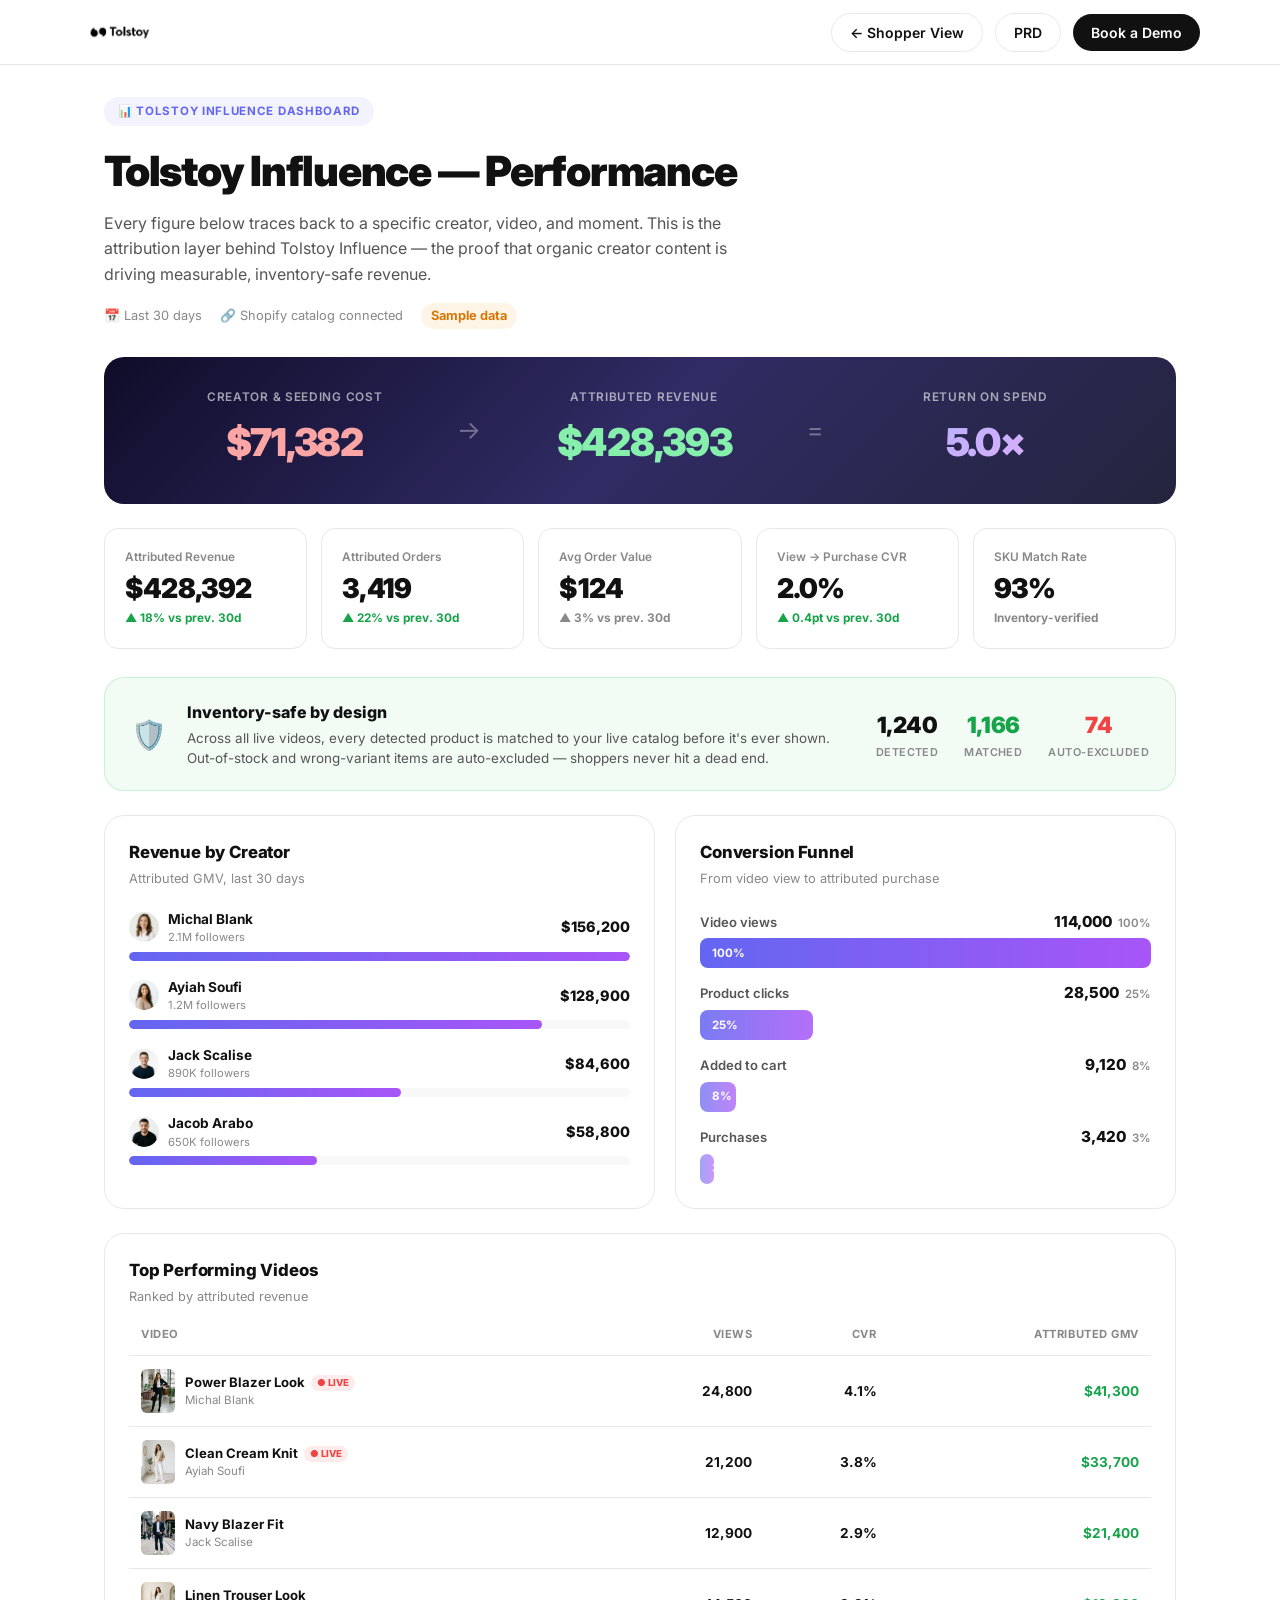
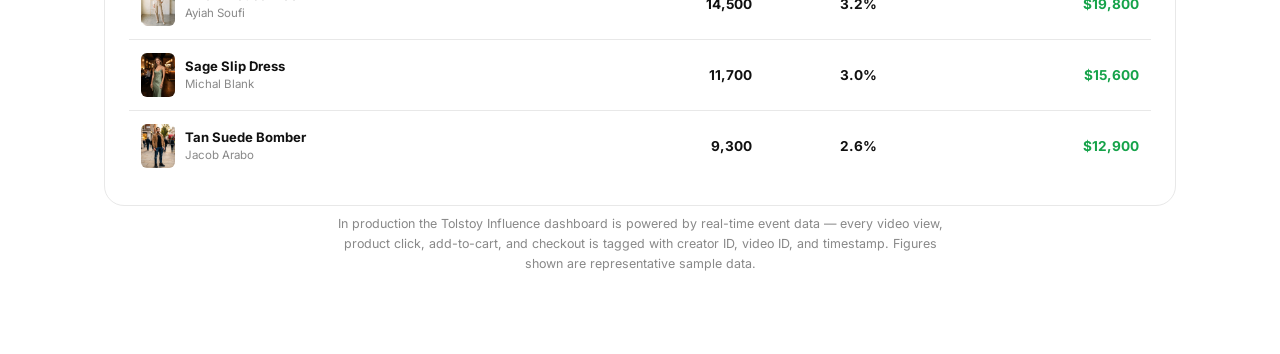
<file: dashboard.html>
<!DOCTYPE html>
<html lang="en">
<head>
  <meta charset="UTF-8">
  <meta name="viewport" content="width=device-width, initial-scale=1.0">
  <title>Tolstoy Influence Dashboard</title>
  <meta name="description" content="Attributed revenue, creator performance, and inventory match rate — the merchant view of Tolstoy Influence.">
  <link rel="stylesheet" href="styles.css">
  <link rel="icon" href="data:image/svg+xml,<svg xmlns='http://www.w3.org/2000/svg' viewBox='0 0 100 100'><text y='.9em' font-size='90'>📊</text></svg>">
  <style>
    .dash {
      max-width: var(--max-width);
      margin: 0 auto;
      padding: 32px 24px 80px;
    }
    /* Header */
    .dash-head { margin-bottom: 28px; }
    .dash-eyebrow {
      display: inline-flex; align-items: center; gap: 8px;
      font-size: 0.72rem; font-weight: 700; letter-spacing: 0.06em; text-transform: uppercase;
      color: #6366f1; background: rgba(99,102,241,0.08);
      padding: 6px 14px; border-radius: var(--radius-full); margin-bottom: 14px;
    }
    .dash-head h1 {
      font-size: clamp(1.8rem, 4vw, 2.6rem); font-weight: 900; letter-spacing: -0.03em;
      margin-bottom: 8px;
    }
    .dash-head p { color: var(--text-secondary); font-size: 1rem; max-width: 640px; line-height: 1.6; }
    .dash-meta {
      display: flex; flex-wrap: wrap; gap: 10px 18px; margin-top: 16px;
      font-size: 0.8rem; color: var(--text-muted);
    }
    .dash-meta span { display: inline-flex; align-items: center; gap: 6px; }
    .dash-sample {
      font-weight: 700; color: #d97706; background: rgba(245,158,11,0.1);
      padding: 3px 10px; border-radius: var(--radius-full);
    }

    /* ROI hero strip */
    .roi-strip {
      display: grid; grid-template-columns: 1fr auto 1fr auto 1fr; align-items: center;
      gap: 8px; background: linear-gradient(135deg, #0f0c29, #302b63, #24243e);
      border-radius: var(--radius-lg); padding: 32px 36px; color: #fff; margin-bottom: 24px;
    }
    .roi-cell { text-align: center; }
    .roi-cell .roi-label { font-size: 0.74rem; text-transform: uppercase; letter-spacing: 0.06em; color: rgba(255,255,255,0.6); font-weight: 600; margin-bottom: 8px; }
    .roi-cell .roi-val { font-size: clamp(1.6rem, 3vw, 2.4rem); font-weight: 900; letter-spacing: -0.03em; }
    .roi-cell.spend .roi-val { color: #fca5a5; }
    .roi-cell.rev .roi-val { color: #86efac; }
    .roi-cell.roas .roi-val {
      background: linear-gradient(135deg, #a5b4fc, #f0abfc); -webkit-background-clip: text;
      -webkit-text-fill-color: transparent; background-clip: text;
    }
    .roi-arrow { font-size: 1.6rem; color: rgba(255,255,255,0.35); }

    /* KPI cards */
    .kpi-grid { display: grid; grid-template-columns: repeat(5, 1fr); gap: 14px; margin-bottom: 28px; }
    .kpi-card {
      background: var(--bg-card); border: 1px solid var(--border-color);
      border-radius: var(--radius-md); padding: 20px;
    }
    .kpi-card .kpi-label { font-size: 0.74rem; color: var(--text-muted); font-weight: 600; margin-bottom: 8px; }
    .kpi-card .kpi-val { font-size: 1.7rem; font-weight: 900; letter-spacing: -0.03em; line-height: 1; }
    .kpi-card .kpi-delta { font-size: 0.74rem; font-weight: 700; margin-top: 8px; display: inline-flex; align-items: center; gap: 3px; }
    .kpi-delta.up { color: #16a34a; }
    .kpi-delta.flat { color: var(--text-muted); }

    /* Section layout */
    .dash-cols { display: grid; grid-template-columns: 1.1fr 1fr; gap: 20px; margin-bottom: 24px; }
    .panel {
      background: var(--bg-card); border: 1px solid var(--border-color);
      border-radius: var(--radius-lg); padding: 24px;
    }
    .panel h2 { font-size: 1.05rem; font-weight: 800; letter-spacing: -0.01em; margin-bottom: 4px; }
    .panel .panel-sub { font-size: 0.8rem; color: var(--text-muted); margin-bottom: 20px; }

    /* Creator revenue bars */
    .bar-row { margin-bottom: 16px; }
    .bar-row:last-child { margin-bottom: 0; }
    .bar-top { display: flex; align-items: center; justify-content: space-between; margin-bottom: 6px; }
    .bar-creator { display: flex; align-items: center; gap: 9px; }
    .bar-creator img { width: 30px; height: 30px; border-radius: 50%; object-fit: cover; }
    .bar-creator .bar-name { font-size: 0.85rem; font-weight: 700; }
    .bar-creator .bar-foll { font-size: 0.7rem; color: var(--text-muted); }
    .bar-amount { font-size: 0.9rem; font-weight: 800; }
    .bar-track { height: 9px; background: var(--bg-secondary); border-radius: var(--radius-full); overflow: hidden; }
    .bar-fill {
      height: 100%; border-radius: var(--radius-full); width: 0;
      background: linear-gradient(90deg, #6366f1, #a855f7);
      transition: width 1.1s cubic-bezier(0.4,0,0.2,1);
    }

    /* Funnel */
    .funnel-stage { margin-bottom: 12px; }
    .funnel-stage:last-child { margin-bottom: 0; }
    .funnel-top { display: flex; justify-content: space-between; align-items: baseline; margin-bottom: 5px; }
    .funnel-label { font-size: 0.82rem; font-weight: 600; color: var(--text-secondary); }
    .funnel-num { font-size: 0.95rem; font-weight: 800; }
    .funnel-pct { font-size: 0.72rem; color: var(--text-muted); font-weight: 600; margin-left: 6px; }
    .funnel-bar {
      height: 30px; border-radius: var(--radius-sm); width: 0;
      background: linear-gradient(90deg, #6366f1, #a855f7);
      transition: width 1.1s cubic-bezier(0.4,0,0.2,1);
      display: flex; align-items: center; padding-left: 12px;
      color: #fff; font-size: 0.72rem; font-weight: 700;
    }
    .funnel-stage:nth-child(2) .funnel-bar { opacity: 0.85; }
    .funnel-stage:nth-child(3) .funnel-bar { opacity: 0.72; }
    .funnel-stage:nth-child(4) .funnel-bar { opacity: 0.6; }

    /* Top videos table */
    .vid-table { width: 100%; border-collapse: collapse; font-size: 0.85rem; }
    .vid-table th {
      text-align: left; font-size: 0.7rem; text-transform: uppercase; letter-spacing: 0.05em;
      color: var(--text-muted); font-weight: 700; padding: 0 12px 12px; border-bottom: 1px solid var(--border-color);
    }
    .vid-table th.num, .vid-table td.num { text-align: right; }
    .vid-table td { padding: 13px 12px; border-bottom: 1px solid var(--border-color); }
    .vid-table tr:last-child td { border-bottom: none; }
    .vid-cell { display: flex; align-items: center; gap: 10px; }
    .vid-cell img { width: 34px; height: 44px; border-radius: 6px; object-fit: cover; flex-shrink: 0; }
    .vid-cell .vid-title { font-weight: 700; font-size: 0.82rem; }
    .vid-cell .vid-creator { font-size: 0.72rem; color: var(--text-muted); }
    .vid-live { display: inline-block; font-size: 0.6rem; font-weight: 800; color: #ef4444; background: rgba(239,68,68,0.1); padding: 1px 6px; border-radius: 999px; margin-left: 6px; vertical-align: middle; }
    .vid-table td.num { font-weight: 700; }
    .vid-gmv { color: #16a34a; }

    /* Inventory safety callout */
    .inv-callout {
      display: flex; align-items: center; gap: 20px; flex-wrap: wrap;
      background: rgba(34,197,94,0.06); border: 1px solid rgba(34,197,94,0.2);
      border-radius: var(--radius-lg); padding: 22px 26px; margin-bottom: 24px;
    }
    .inv-icon { font-size: 1.8rem; }
    .inv-text { flex: 1; min-width: 240px; }
    .inv-text h3 { font-size: 1rem; font-weight: 800; margin-bottom: 4px; }
    .inv-text p { font-size: 0.84rem; color: var(--text-secondary); line-height: 1.5; }
    .inv-stats { display: flex; gap: 26px; }
    .inv-stat { text-align: center; }
    .inv-stat .inv-val { font-size: 1.4rem; font-weight: 900; letter-spacing: -0.02em; }
    .inv-stat .inv-val.green { color: #16a34a; }
    .inv-stat .inv-val.red { color: #ef4444; }
    .inv-stat .inv-lbl { font-size: 0.68rem; color: var(--text-muted); font-weight: 600; text-transform: uppercase; letter-spacing: 0.04em; margin-top: 2px; }

    .dash-foot-note {
      font-size: 0.78rem; color: var(--text-muted); text-align: center;
      max-width: 620px; margin: 8px auto 0; line-height: 1.6;
    }

    @media (max-width: 900px) {
      .kpi-grid { grid-template-columns: repeat(2, 1fr); }
      .dash-cols { grid-template-columns: 1fr; }
      .roi-strip { grid-template-columns: 1fr; gap: 16px; padding: 28px 24px; }
      .roi-arrow { transform: rotate(90deg); }
    }
    @media (max-width: 600px) {
      .dash { padding: 24px 16px 60px; }
      .inv-stats { width: 100%; justify-content: space-between; gap: 12px; }
      .vid-table .hide-sm { display: none; }
      .kpi-card .kpi-val { font-size: 1.4rem; }
    }
  </style>
</head>
<body>

  <!-- Navbar -->
  <nav class="navbar">
    <div class="navbar-inner">
      <a href="index.html" class="navbar-logo">
        <img src="logo.png" alt="Tolstoy" class="navbar-logo-img">
      </a>
      <div class="navbar-actions">
        <a href="index.html" class="btn-nav btn-nav--outline" style="text-decoration:none;">← Shopper View</a>
        <a href="prd.html" class="btn-nav btn-nav--outline" style="text-decoration:none;">PRD</a>
        <a href="https://www.gotolstoy.com/contact-sales" class="btn-nav btn-nav--fill" target="_blank" rel="noopener">Book a Demo</a>
      </div>
    </div>
  </nav>

  <main class="dash">
    <!-- Header -->
    <header class="dash-head">
      <div class="dash-eyebrow">📊 Tolstoy Influence Dashboard</div>
      <h1>Tolstoy Influence — Performance</h1>
      <p>Every figure below traces back to a specific creator, video, and moment. This is the attribution layer behind Tolstoy Influence — the proof that organic creator content is driving measurable, inventory-safe revenue.</p>
      <div class="dash-meta">
        <span>📅 Last 30 days</span>
        <span>🔗 Shopify catalog connected</span>
        <span class="dash-sample">Sample data</span>
      </div>
    </header>

    <!-- ROI hero strip -->
    <section class="roi-strip">
      <div class="roi-cell spend">
        <div class="roi-label">Creator &amp; Seeding Cost</div>
        <div class="roi-val" data-count="71400" data-prefix="$">$0</div>
      </div>
      <div class="roi-arrow">→</div>
      <div class="roi-cell rev">
        <div class="roi-label">Attributed Revenue</div>
        <div class="roi-val" data-count="428500" data-prefix="$">$0</div>
      </div>
      <div class="roi-arrow">=</div>
      <div class="roi-cell roas">
        <div class="roi-label">Return on Spend</div>
        <div class="roi-val" data-count="6" data-suffix=".0×">0×</div>
      </div>
    </section>

    <!-- KPI cards -->
    <section class="kpi-grid">
      <div class="kpi-card">
        <div class="kpi-label">Attributed Revenue</div>
        <div class="kpi-val" data-count="428500" data-prefix="$">$0</div>
        <div class="kpi-delta up">▲ 18% vs prev. 30d</div>
      </div>
      <div class="kpi-card">
        <div class="kpi-label">Attributed Orders</div>
        <div class="kpi-val" data-count="3420">0</div>
        <div class="kpi-delta up">▲ 22% vs prev. 30d</div>
      </div>
      <div class="kpi-card">
        <div class="kpi-label">Avg Order Value</div>
        <div class="kpi-val" data-count="125" data-prefix="$">$0</div>
        <div class="kpi-delta flat">▲ 3% vs prev. 30d</div>
      </div>
      <div class="kpi-card">
        <div class="kpi-label">View → Purchase CVR</div>
        <div class="kpi-val" data-count="3" data-suffix=".0%">0%</div>
        <div class="kpi-delta up">▲ 0.4pt vs prev. 30d</div>
      </div>
      <div class="kpi-card">
        <div class="kpi-label">SKU Match Rate</div>
        <div class="kpi-val" data-count="94" data-suffix="%">0%</div>
        <div class="kpi-delta flat">Inventory-verified</div>
      </div>
    </section>

    <!-- Inventory safety callout -->
    <section class="inv-callout">
      <div class="inv-icon">🛡️</div>
      <div class="inv-text">
        <h3>Inventory-safe by design</h3>
        <p>Across all live videos, every detected product is matched to your live catalog before it's ever shown. Out-of-stock and wrong-variant items are auto-excluded — shoppers never hit a dead end.</p>
      </div>
      <div class="inv-stats">
        <div class="inv-stat"><div class="inv-val">1,240</div><div class="inv-lbl">Detected</div></div>
        <div class="inv-stat"><div class="inv-val green">1,166</div><div class="inv-lbl">Matched</div></div>
        <div class="inv-stat"><div class="inv-val red">74</div><div class="inv-lbl">Auto-excluded</div></div>
      </div>
    </section>

    <!-- Two columns: creator revenue + funnel -->
    <section class="dash-cols">
      <div class="panel">
        <h2>Revenue by Creator</h2>
        <div class="panel-sub">Attributed GMV, last 30 days</div>
        <div id="creator-bars"></div>
      </div>
      <div class="panel">
        <h2>Conversion Funnel</h2>
        <div class="panel-sub">From video view to attributed purchase</div>
        <div id="funnel"></div>
      </div>
    </section>

    <!-- Top videos -->
    <section class="panel">
      <h2>Top Performing Videos</h2>
      <div class="panel-sub">Ranked by attributed revenue</div>
      <table class="vid-table">
        <thead>
          <tr>
            <th>Video</th>
            <th class="num hide-sm">Views</th>
            <th class="num hide-sm">CVR</th>
            <th class="num">Attributed GMV</th>
          </tr>
        </thead>
        <tbody id="vid-rows"></tbody>
      </table>
    </section>

    <p class="dash-foot-note">In production the Tolstoy Influence dashboard is powered by real-time event data — every video view, product click, add-to-cart, and checkout is tagged with creator ID, video ID, and timestamp. Figures shown are representative sample data.</p>
  </main>

  <script>
    // ── Creator revenue data ──
    const creators = [
      { name: 'Michal Blank', foll: '2.1M', avatar: 'assets/avatars/michal.png', gmv: 156200 },
      { name: 'Ayiah Soufi',  foll: '1.2M', avatar: 'assets/avatars/ayiah.png',  gmv: 128900 },
      { name: 'Jack Scalise', foll: '890K', avatar: 'assets/avatars/jack.png',   gmv: 84600 },
      { name: 'Jacob Arabo',  foll: '650K', avatar: 'assets/avatars/jacob.png',  gmv: 58800 },
    ];
    const maxGmv = Math.max(...creators.map(c => c.gmv));
    document.getElementById('creator-bars').innerHTML = creators.map(c => `
      <div class="bar-row">
        <div class="bar-top">
          <div class="bar-creator">
            <img src="${c.avatar}" alt="${c.name}">
            <div><div class="bar-name">${c.name}</div><div class="bar-foll">${c.foll} followers</div></div>
          </div>
          <div class="bar-amount">$${c.gmv.toLocaleString()}</div>
        </div>
        <div class="bar-track"><div class="bar-fill" data-w="${(c.gmv / maxGmv * 100).toFixed(1)}"></div></div>
      </div>`).join('');

    // ── Funnel data ──
    const funnel = [
      { label: 'Video views', num: 114000, pct: 100 },
      { label: 'Product clicks', num: 28500, pct: 25 },
      { label: 'Added to cart', num: 9120, pct: 8 },
      { label: 'Purchases', num: 3420, pct: 3 },
    ];
    document.getElementById('funnel').innerHTML = funnel.map(f => `
      <div class="funnel-stage">
        <div class="funnel-top">
          <span class="funnel-label">${f.label}</span>
          <span><span class="funnel-num">${f.num.toLocaleString()}</span><span class="funnel-pct">${f.pct}%</span></span>
        </div>
        <div class="funnel-bar" data-w="${f.pct}">${f.pct}%</div>
      </div>`).join('');

    // ── Top videos data ──
    const vids = [
      { title: 'Power Blazer Look', creator: 'Michal Blank', thumb: 'assets/thumbnails/michal_2.png', views: 24800, cvr: '4.1%', gmv: 41300, live: true },
      { title: 'Clean Cream Knit', creator: 'Ayiah Soufi', thumb: 'assets/thumbnails/ayiah_1.png', views: 21200, cvr: '3.8%', gmv: 33700, live: true },
      { title: 'Navy Blazer Fit', creator: 'Jack Scalise', thumb: 'assets/thumbnails/jack_1.png', views: 12900, cvr: '2.9%', gmv: 21400, live: false },
      { title: 'Linen Trouser Look', creator: 'Ayiah Soufi', thumb: 'assets/thumbnails/ayiah_3.png', views: 14500, cvr: '3.2%', gmv: 19800, live: false },
      { title: 'Sage Slip Dress', creator: 'Michal Blank', thumb: 'assets/thumbnails/michal_3.png', views: 11700, cvr: '3.0%', gmv: 15600, live: false },
      { title: 'Tan Suede Bomber', creator: 'Jacob Arabo', thumb: 'assets/thumbnails/jacob_1.png', views: 9300, cvr: '2.6%', gmv: 12900, live: false },
    ];
    document.getElementById('vid-rows').innerHTML = vids.map(v => `
      <tr>
        <td>
          <div class="vid-cell">
            <img src="${v.thumb}" alt="">
            <div>
              <div class="vid-title">${v.title}${v.live ? '<span class="vid-live">● LIVE</span>' : ''}</div>
              <div class="vid-creator">${v.creator}</div>
            </div>
          </div>
        </td>
        <td class="num hide-sm">${v.views.toLocaleString()}</td>
        <td class="num hide-sm">${v.cvr}</td>
        <td class="num vid-gmv">$${v.gmv.toLocaleString()}</td>
      </tr>`).join('');

    // ── Count-up animation ──
    function animateCount(el) {
      const target = parseFloat(el.dataset.count);
      const prefix = el.dataset.prefix || '';
      const suffix = el.dataset.suffix || '';
      const dur = 1400;
      const start = performance.now();
      function step(now) {
        const p = Math.min((now - start) / dur, 1);
        const eased = 1 - Math.pow(1 - p, 3);
        const cur = Math.floor(eased * target);
        el.textContent = prefix + cur.toLocaleString() + suffix;
        if (p < 1) requestAnimationFrame(step);
        else el.textContent = prefix + target.toLocaleString() + suffix;
      }
      requestAnimationFrame(step);
    }

    // ── Trigger animations on load ──
    window.addEventListener('load', () => {
      document.querySelectorAll('[data-count]').forEach(animateCount);
      requestAnimationFrame(() => {
        document.querySelectorAll('.bar-fill, .funnel-bar').forEach(b => {
          b.style.width = b.dataset.w + '%';
        });
      });
    });
  </script>
</body>
</html>
</file>
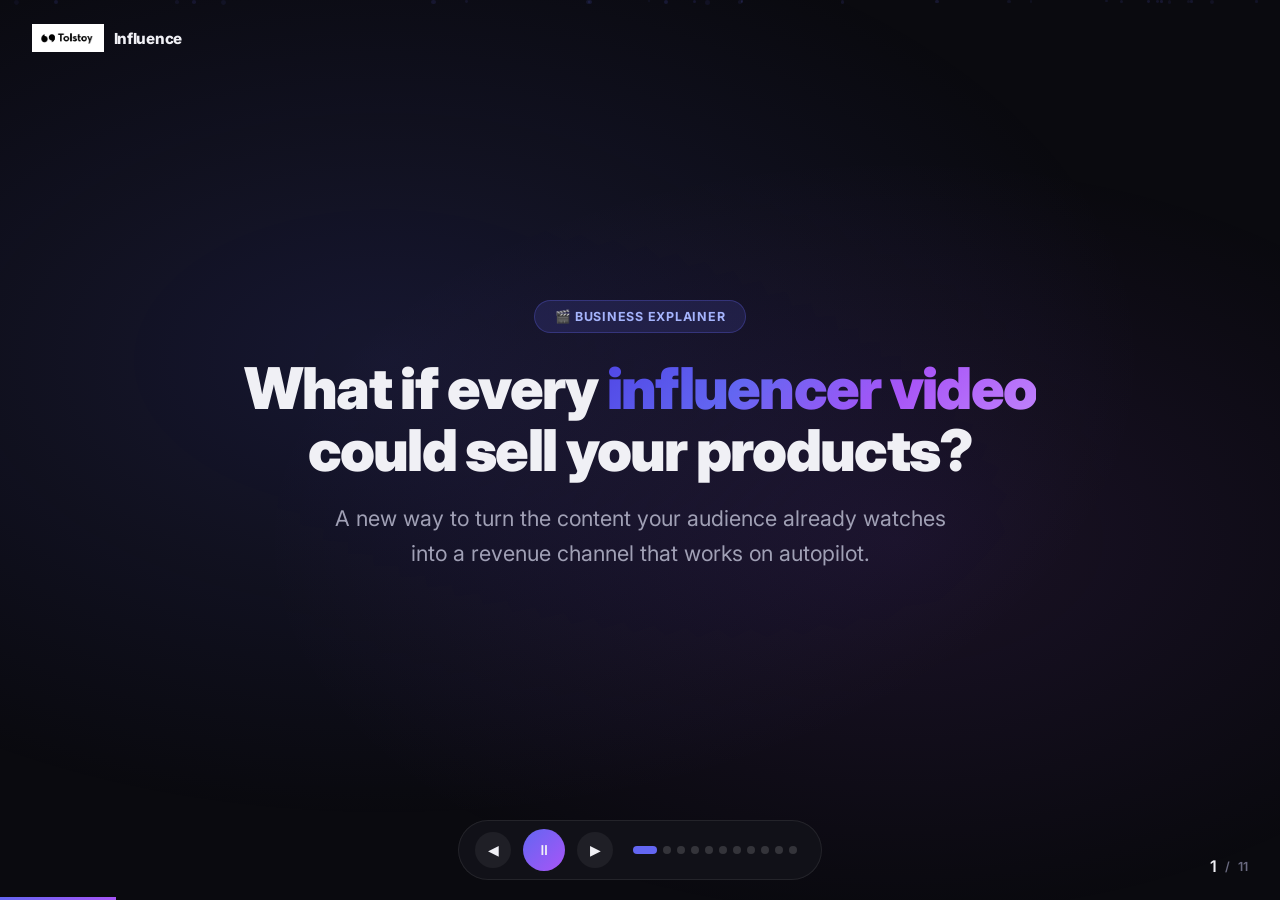
<file: explainer.html>
<!DOCTYPE html>
<html lang="en">
<head>
  <meta charset="UTF-8">
  <meta name="viewport" content="width=device-width, initial-scale=1.0">
  <title>Tolstoy Influence — Explainer for Retailers</title>
  <meta name="description" content="Animated explainer presentation: How Tolstoy Influence turns influencer content into a shoppable, inventory-verified revenue channel for retail brands.">
  <link rel="preconnect" href="https://fonts.googleapis.com">
  <link href="https://fonts.googleapis.com/css2?family=Inter:wght@300;400;500;600;700;800;900&display=swap" rel="stylesheet">
  <style>
    *, *::before, *::after { box-sizing: border-box; margin: 0; padding: 0; }

    :root {
      --bg: #0a0a0f;
      --surface: #13131a;
      --text: #f0f0f5;
      --text-secondary: #a0a0b5;
      --text-muted: #6a6a80;
      --accent: #6366f1;
      --accent2: #a855f7;
      --gradient: linear-gradient(135deg, #6366f1, #a855f7);
      --gradient-wide: linear-gradient(135deg, #4f46e5, #6366f1, #a855f7, #c084fc);
      --green: #22c55e;
      --amber: #f59e0b;
      --red: #ef4444;
      --font: 'Inter', -apple-system, system-ui, sans-serif;
    }

    html { scroll-behavior: smooth; }

    body {
      font-family: var(--font);
      background: var(--bg);
      color: var(--text);
      overflow: hidden;
      width: 100vw;
      height: 100vh;
    }

    /* ═══════════════════════════════════════════
       PRESENTATION CONTAINER
    ═══════════════════════════════════════════ */
    .presentation {
      width: 100vw;
      height: 100vh;
      position: relative;
    }

    .scene {
      position: absolute;
      inset: 0;
      display: flex;
      flex-direction: column;
      align-items: center;
      justify-content: center;
      opacity: 0;
      pointer-events: none;
      transition: opacity 1.2s cubic-bezier(0.4, 0, 0.2, 1);
      padding: 40px 60px;
      overflow: hidden;
    }

    .scene.active {
      opacity: 1;
      pointer-events: auto;
    }

    /* ═══════════════════════════════════════════
       SCENE BACKGROUNDS
    ═══════════════════════════════════════════ */
    .scene-bg {
      position: absolute;
      inset: 0;
      background-size: cover;
      background-position: center;
      z-index: 0;
    }

    .scene-bg::after {
      content: '';
      position: absolute;
      inset: 0;
    }

    .scene-bg.dark-overlay::after {
      background: linear-gradient(to bottom,
        rgba(10, 10, 15, 0.55) 0%,
        rgba(10, 10, 15, 0.75) 50%,
        rgba(10, 10, 15, 0.92) 100%
      );
    }

    .scene-bg.heavy-overlay::after {
      background: rgba(10, 10, 15, 0.80);
    }

    .scene-bg.gradient-overlay::after {
      background: linear-gradient(135deg,
        rgba(10, 10, 15, 0.90) 0%,
        rgba(99, 102, 241, 0.15) 50%,
        rgba(10, 10, 15, 0.92) 100%
      );
    }

    .scene-content {
      position: relative;
      z-index: 1;
      max-width: 1100px;
      width: 100%;
      text-align: center;
    }

    /* ═══════════════════════════════════════════
       TYPOGRAPHY
    ═══════════════════════════════════════════ */
    .scene-badge {
      display: inline-flex;
      align-items: center;
      gap: 8px;
      background: rgba(99, 102, 241, 0.15);
      border: 1px solid rgba(99, 102, 241, 0.3);
      color: #a5b4fc;
      padding: 8px 20px;
      border-radius: 999px;
      font-size: 0.78rem;
      font-weight: 700;
      letter-spacing: 0.06em;
      text-transform: uppercase;
      margin-bottom: 24px;
      opacity: 0;
      transform: translateY(20px);
    }

    .scene.active .scene-badge {
      animation: fadeUp 0.8s 0.3s ease forwards;
    }

    .scene-title {
      font-size: clamp(2rem, 4.5vw, 3.8rem);
      font-weight: 900;
      line-height: 1.08;
      letter-spacing: -0.03em;
      margin-bottom: 20px;
      opacity: 0;
      transform: translateY(30px);
    }

    .scene.active .scene-title {
      animation: fadeUp 0.9s 0.5s ease forwards;
    }

    .scene-title .gradient-text {
      background: var(--gradient-wide);
      -webkit-background-clip: text;
      -webkit-text-fill-color: transparent;
      background-clip: text;
    }

    .scene-subtitle {
      font-size: clamp(1rem, 1.8vw, 1.35rem);
      color: var(--text-secondary);
      line-height: 1.6;
      max-width: 750px;
      margin: 0 auto 30px;
      font-weight: 400;
      opacity: 0;
      transform: translateY(20px);
    }

    .scene.active .scene-subtitle {
      animation: fadeUp 0.8s 0.8s ease forwards;
    }

    /* ═══════════════════════════════════════════
       QUOTE BLOCK
    ═══════════════════════════════════════════ */
    .prd-quote {
      background: rgba(255, 255, 255, 0.04);
      border: 1px solid rgba(255, 255, 255, 0.08);
      border-left: 3px solid var(--accent);
      border-radius: 12px;
      padding: 24px 32px;
      margin: 24px auto;
      max-width: 780px;
      text-align: left;
      opacity: 0;
      transform: translateY(20px);
    }

    .scene.active .prd-quote {
      animation: fadeUp 0.8s 1.1s ease forwards;
    }

    .prd-quote-label {
      font-size: 0.68rem;
      font-weight: 700;
      text-transform: uppercase;
      letter-spacing: 0.08em;
      color: var(--accent);
      margin-bottom: 8px;
    }

    .prd-quote p {
      font-size: 1.05rem;
      color: var(--text-secondary);
      line-height: 1.7;
      font-style: italic;
    }

    .prd-quote p strong {
      color: var(--text);
      font-style: normal;
    }

    /* ═══════════════════════════════════════════
       IMAGE SCENES
    ═══════════════════════════════════════════ */
    .scene-image-container {
      position: relative;
      max-width: 650px;
      margin: 0 auto 32px;
      border-radius: 20px;
      overflow: hidden;
      box-shadow:
        0 0 0 1px rgba(255, 255, 255, 0.06),
        0 20px 60px rgba(0, 0, 0, 0.5);
      opacity: 0;
      transform: scale(0.92);
    }

    .scene.active .scene-image-container {
      animation: scaleUp 1.2s 0.3s ease forwards;
    }

    .scene-image-container img {
      width: 100%;
      display: block;
    }

    .scene-image-container.ken-burns img,
    .split-image.ken-burns img {
      animation: kenBurns 12s ease-in-out infinite alternate;
    }

    /* ═══════════════════════════════════════════
       SPLIT LAYOUT
    ═══════════════════════════════════════════ */
    .split-layout {
      display: grid;
      grid-template-columns: 1fr 1fr;
      gap: 48px;
      align-items: center;
      text-align: left;
      max-width: 1050px;
      width: 100%;
    }

    .split-layout .split-image {
      border-radius: 20px;
      overflow: hidden;
      box-shadow: 0 20px 60px rgba(0, 0, 0, 0.4);
      opacity: 0;
      transform: translateX(-40px);
    }

    .scene.active .split-layout .split-image {
      animation: slideRight 1s 0.3s ease forwards;
    }

    .split-layout .split-text {
      opacity: 0;
      transform: translateX(40px);
    }

    .scene.active .split-layout .split-text {
      animation: slideLeft 1s 0.5s ease forwards;
    }

    .split-layout .split-image img {
      width: 100%;
      display: block;
    }

    .split-layout .split-text h2 {
      font-size: clamp(1.6rem, 3vw, 2.6rem);
      font-weight: 800;
      line-height: 1.15;
      letter-spacing: -0.02em;
      margin-bottom: 16px;
    }

    .split-layout .split-text p {
      font-size: 1.05rem;
      color: var(--text-secondary);
      line-height: 1.65;
      margin-bottom: 12px;
    }

    /* ═══════════════════════════════════════════
       STAT COUNTERS
    ═══════════════════════════════════════════ */
    .stats-grid {
      display: grid;
      grid-template-columns: repeat(4, 1fr);
      gap: 20px;
      margin: 40px auto 0;
      max-width: 900px;
    }

    .stat-card {
      background: rgba(255, 255, 255, 0.04);
      border: 1px solid rgba(255, 255, 255, 0.08);
      border-radius: 16px;
      padding: 28px 16px;
      text-align: center;
      opacity: 0;
      transform: translateY(30px);
    }

    .scene.active .stat-card {
      animation: fadeUp 0.7s ease forwards;
    }
    .scene.active .stat-card:nth-child(1) { animation-delay: 0.6s; }
    .scene.active .stat-card:nth-child(2) { animation-delay: 0.8s; }
    .scene.active .stat-card:nth-child(3) { animation-delay: 1.0s; }
    .scene.active .stat-card:nth-child(4) { animation-delay: 1.2s; }

    .stat-value {
      font-size: 2.2rem;
      font-weight: 900;
      background: var(--gradient);
      -webkit-background-clip: text;
      -webkit-text-fill-color: transparent;
      background-clip: text;
      margin-bottom: 6px;
    }

    .stat-label {
      font-size: 0.78rem;
      color: var(--text-muted);
      font-weight: 500;
      line-height: 1.4;
    }

    /* ═══════════════════════════════════════════
       PIPELINE / HOW IT WORKS
    ═══════════════════════════════════════════ */
    .pipeline {
      display: flex;
      align-items: stretch;
      gap: 16px;
      margin: 40px auto 0;
      max-width: 1000px;
    }

    .pipeline-step {
      flex: 1;
      background: rgba(255, 255, 255, 0.04);
      border: 1px solid rgba(255, 255, 255, 0.08);
      border-radius: 16px;
      padding: 28px 22px;
      text-align: left;
      position: relative;
      opacity: 0;
      transform: translateY(30px);
    }

    .scene.active .pipeline-step {
      animation: fadeUp 0.7s ease forwards;
    }
    .scene.active .pipeline-step:nth-child(1) { animation-delay: 0.4s; }
    .scene.active .pipeline-step:nth-child(2) { animation-delay: 0.7s; }
    .scene.active .pipeline-step:nth-child(3) { animation-delay: 1.0s; }

    .pipeline-step::after {
      content: '→';
      position: absolute;
      right: -16px;
      top: 50%;
      transform: translateY(-50%);
      font-size: 1.4rem;
      color: var(--accent);
      font-weight: 800;
      z-index: 2;
    }

    .pipeline-step:last-child::after { display: none; }

    .pipeline-num {
      width: 36px;
      height: 36px;
      border-radius: 50%;
      display: flex;
      align-items: center;
      justify-content: center;
      font-size: 0.85rem;
      font-weight: 900;
      color: #fff;
      margin-bottom: 14px;
    }

    .pipeline-num.green { background: linear-gradient(135deg, #22c55e, #16a34a); }
    .pipeline-num.purple { background: var(--gradient); }
    .pipeline-num.amber { background: linear-gradient(135deg, #f59e0b, #d97706); }

    .pipeline-step h3 {
      font-size: 1rem;
      font-weight: 700;
      margin-bottom: 6px;
    }

    .pipeline-step p {
      font-size: 0.85rem;
      color: var(--text-secondary);
      line-height: 1.55;
    }

    /* ═══════════════════════════════════════════
       BENEFIT CARDS
    ═══════════════════════════════════════════ */
    .benefits-grid {
      display: grid;
      grid-template-columns: repeat(3, 1fr);
      gap: 20px;
      margin: 36px auto 0;
      max-width: 1000px;
    }

    .benefit-card {
      background: rgba(255, 255, 255, 0.04);
      border: 1px solid rgba(255, 255, 255, 0.08);
      border-radius: 16px;
      padding: 30px 24px;
      text-align: left;
      opacity: 0;
      transform: translateY(30px);
      transition: border-color 0.3s ease, box-shadow 0.3s ease;
    }

    .benefit-card:hover {
      border-color: rgba(99, 102, 241, 0.3);
      box-shadow: 0 8px 32px rgba(99, 102, 241, 0.08);
    }

    .scene.active .benefit-card {
      animation: fadeUp 0.7s ease forwards;
    }
    .scene.active .benefit-card:nth-child(1) { animation-delay: 0.5s; }
    .scene.active .benefit-card:nth-child(2) { animation-delay: 0.7s; }
    .scene.active .benefit-card:nth-child(3) { animation-delay: 0.9s; }

    .benefit-icon {
      width: 48px;
      height: 48px;
      border-radius: 12px;
      display: flex;
      align-items: center;
      justify-content: center;
      font-size: 1.5rem;
      margin-bottom: 16px;
    }

    .benefit-icon.green { background: rgba(34, 197, 94, 0.12); }
    .benefit-icon.purple { background: rgba(99, 102, 241, 0.12); }
    .benefit-icon.amber { background: rgba(245, 158, 11, 0.12); }

    .benefit-card h3 {
      font-size: 1.05rem;
      font-weight: 700;
      margin-bottom: 8px;
    }

    .benefit-card p {
      font-size: 0.88rem;
      color: var(--text-secondary);
      line-height: 1.6;
    }

    /* ═══════════════════════════════════════════
       CTA SCENE
    ═══════════════════════════════════════════ */
    .cta-button {
      display: inline-flex;
      align-items: center;
      gap: 10px;
      background: var(--gradient);
      color: #fff;
      padding: 16px 40px;
      border-radius: 999px;
      font-size: 1.1rem;
      font-weight: 700;
      border: none;
      cursor: pointer;
      margin-top: 32px;
      opacity: 0;
      transform: translateY(20px);
      transition: transform 0.3s ease, box-shadow 0.3s ease;
      text-decoration: none;
    }

    .scene.active .cta-button {
      animation: fadeUp 0.8s 1.2s ease forwards;
    }

    .cta-button:hover {
      transform: translateY(-2px);
      box-shadow: 0 8px 32px rgba(99, 102, 241, 0.35);
    }

    /* ═══════════════════════════════════════════
       PROGRESS BAR
    ═══════════════════════════════════════════ */
    .progress-bar {
      position: fixed;
      bottom: 0;
      left: 0;
      height: 3px;
      background: var(--gradient);
      z-index: 100;
      transition: width 0.6s ease;
    }

    /* ═══════════════════════════════════════════
       SCENE COUNTER
    ═══════════════════════════════════════════ */
    .scene-counter {
      position: fixed;
      bottom: 24px;
      right: 32px;
      z-index: 100;
      font-size: 0.78rem;
      font-weight: 600;
      color: var(--text-muted);
      display: flex;
      align-items: center;
      gap: 8px;
    }

    .scene-counter .current {
      color: var(--text);
      font-size: 1rem;
    }

    /* ═══════════════════════════════════════════
       CONTROLS
    ═══════════════════════════════════════════ */
    .controls {
      position: fixed;
      bottom: 20px;
      left: 50%;
      transform: translateX(-50%);
      z-index: 100;
      display: flex;
      align-items: center;
      gap: 12px;
      background: rgba(19, 19, 26, 0.85);
      backdrop-filter: blur(12px);
      border: 1px solid rgba(255, 255, 255, 0.08);
      border-radius: 999px;
      padding: 8px 16px;
    }

    .ctrl-btn {
      width: 36px;
      height: 36px;
      border-radius: 50%;
      border: none;
      background: rgba(255, 255, 255, 0.06);
      color: var(--text);
      cursor: pointer;
      display: flex;
      align-items: center;
      justify-content: center;
      font-size: 0.9rem;
      transition: background 0.2s ease;
    }

    .ctrl-btn:hover { background: rgba(255, 255, 255, 0.12); }

    .ctrl-btn.play-pause {
      width: 42px;
      height: 42px;
      background: var(--gradient);
    }

    .ctrl-btn.play-pause:hover { opacity: 0.9; }

    .scene-dots {
      display: flex;
      gap: 6px;
      margin: 0 8px;
    }

    .scene-dot {
      width: 8px;
      height: 8px;
      border-radius: 50%;
      background: rgba(255, 255, 255, 0.15);
      border: none;
      cursor: pointer;
      transition: all 0.3s ease;
      padding: 0;
    }

    .scene-dot.active {
      background: var(--accent);
      width: 24px;
      border-radius: 4px;
    }

    /* ═══════════════════════════════════════════
       LOGO
    ═══════════════════════════════════════════ */
    .logo-bar {
      position: fixed;
      top: 24px;
      left: 32px;
      z-index: 100;
      display: flex;
      align-items: center;
      gap: 10px;
      font-weight: 800;
      font-size: 0.95rem;
      letter-spacing: -0.02em;
    }

    .logo-bar img {
      height: 28px;
      width: auto;
    }

    /* ═══════════════════════════════════════════
       AMBIENT PARTICLES
    ═══════════════════════════════════════════ */
    .particles {
      position: fixed;
      inset: 0;
      z-index: 0;
      pointer-events: none;
      overflow: hidden;
    }

    .particle {
      position: absolute;
      width: 3px;
      height: 3px;
      background: rgba(99, 102, 241, 0.3);
      border-radius: 50%;
      animation: floatParticle linear infinite;
    }

    /* ═══════════════════════════════════════════
       TYPEWRITER
    ═══════════════════════════════════════════ */
    .typewriter {
      display: inline;
      border-right: 2px solid var(--accent);
      animation: blink 0.8s step-end infinite;
      white-space: normal;
    }

    /* ═══════════════════════════════════════════
       MATCHING BADGES
    ═══════════════════════════════════════════ */
    .match-badges {
      display: flex;
      justify-content: center;
      gap: 12px;
      margin-top: 20px;
      flex-wrap: wrap;
      opacity: 0;
      transform: translateY(15px);
    }

    .scene.active .match-badges {
      animation: fadeUp 0.7s 1.3s ease forwards;
    }

    .match-badge {
      display: inline-flex;
      align-items: center;
      gap: 6px;
      padding: 6px 16px;
      border-radius: 999px;
      font-size: 0.75rem;
      font-weight: 700;
      letter-spacing: 0.02em;
    }

    .match-badge.strict { background: rgba(34, 197, 94, 0.12); color: #22c55e; }
    .match-badge.soft { background: rgba(245, 158, 11, 0.12); color: #f59e0b; }
    .match-badge.fail { background: rgba(239, 68, 68, 0.12); color: #ef4444; }

    /* ═══════════════════════════════════════════
       ANIMATIONS
    ═══════════════════════════════════════════ */
    @keyframes fadeUp {
      from { opacity: 0; transform: translateY(30px); }
      to { opacity: 1; transform: translateY(0); }
    }

    @keyframes scaleUp {
      from { opacity: 0; transform: scale(0.92); }
      to { opacity: 1; transform: scale(1); }
    }

    @keyframes slideRight {
      from { opacity: 0; transform: translateX(-40px); }
      to { opacity: 1; transform: translateX(0); }
    }

    @keyframes slideLeft {
      from { opacity: 0; transform: translateX(40px); }
      to { opacity: 1; transform: translateX(0); }
    }

    @keyframes kenBurns {
      0% { transform: scale(1) translate(0, 0); }
      100% { transform: scale(1.12) translate(-2%, -2%); }
    }

    @keyframes blink {
      50% { border-color: transparent; }
    }

    @keyframes floatParticle {
      0% { transform: translateY(100vh) rotate(0deg); opacity: 0; }
      10% { opacity: 1; }
      90% { opacity: 1; }
      100% { transform: translateY(-10vh) rotate(720deg); opacity: 0; }
    }

    @keyframes pulse {
      0%, 100% { transform: scale(1); opacity: 0.6; }
      50% { transform: scale(1.5); opacity: 0; }
    }

    /* ═══════════════════════════════════════════
       RESPONSIVE
    ═══════════════════════════════════════════ */
    @media (max-width: 768px) {
      .scene { padding: 24px 20px; }
      .split-layout { grid-template-columns: 1fr; gap: 24px; }
      .pipeline { flex-direction: column; }
      .pipeline-step::after { display: none; }
      .benefits-grid { grid-template-columns: 1fr; }
      .stats-grid { grid-template-columns: 1fr 1fr; }
    }
  </style>
</head>
<body>

  <!-- ═══ Logo ═══ -->
  <div class="logo-bar">
    <img src="logo.png" alt="Tolstoy">
    <span>Influence</span>
  </div>

  <!-- ═══ Ambient Particles ═══ -->
  <div class="particles" id="particles"></div>

  <!-- ═══ Progress Bar ═══ -->
  <div class="progress-bar" id="progress-bar"></div>

  <!-- ═══════════════════════════════════════════════
       SCENES
  ═══════════════════════════════════════════════ -->
  <div class="presentation" id="presentation">

    <!-- ─── Scene 0: Title Card ─── -->
    <div class="scene active" data-scene="0">
      <div class="scene-bg" style="background: radial-gradient(ellipse at 30% 40%, rgba(99,102,241,0.15), transparent 60%), radial-gradient(ellipse at 70% 60%, rgba(168,85,247,0.1), transparent 50%);"></div>
      <div class="scene-content">
        <div class="scene-badge">🎬 Business Explainer</div>
        <h1 class="scene-title">
          What if every <span class="gradient-text">influencer video</span><br>
          could sell your products?
        </h1>
        <p class="scene-subtitle">
          A new way to turn the content your audience already watches<br>
          into a revenue channel that works on autopilot.
        </p>
      </div>
    </div>

    <!-- ─── Scene 1: The Dad & Teen Story ─── -->
    <div class="scene" data-scene="1">
      <div class="scene-bg dark-overlay" style="background-image: url('assets/explainer/scene-dad-teen.png');"></div>
      <div class="scene-content">
        <div class="split-layout">
          <div class="split-image ken-burns">
            <img src="assets/explainer/scene-dad-teen.png" alt="Father watching daughter scroll through fashion content">
          </div>
          <div class="split-text">
            <h2>Every parent has seen this.</h2>
            <p>Your teenager sits on the couch, endlessly scrolling through influencer content. Every outfit, every accessory — they know exactly what they want.</p>
            <p style="color: var(--text); font-weight: 600; margin-top: 8px;">But what if you could capture that intent — and turn it into revenue?</p>
          </div>
        </div>
      </div>
    </div>

    <!-- ─── Scene 2: The Phone Scroll ─── -->
    <div class="scene" data-scene="2">
      <div class="scene-bg heavy-overlay" style="background-image: url('assets/explainer/scene-phone.png');"></div>
      <div class="scene-content">
        <div class="split-layout" style="direction: rtl;">
          <div class="split-image ken-burns" style="direction: ltr;">
            <img src="assets/explainer/scene-phone.png" alt="Teen scrolling fashion influencer content on phone">
          </div>
          <div class="split-text" style="direction: ltr;">
            <div class="scene-badge" style="opacity:1;transform:none;">👀 THE BEHAVIOR</div>
            <h2><span class="gradient-text">Gen Z discovers products</span> through creators — not search.</h2>
            <p>They see it, they want it. But there's no bridge between <em>"I love that outfit"</em> and <em>"I just bought it."</em></p>
            <p>The comments prove it: <span style="color:#a5b4fc;">"Where is the jacket from?!" "How do I buy this??"</span></p>
          </div>
        </div>
      </div>
    </div>

    <!-- ─── Scene 3: The Problem (with PRD quote) ─── -->
    <div class="scene" data-scene="3">
      <div class="scene-bg" style="background: radial-gradient(ellipse at 50% 30%, rgba(239,68,68,0.08), transparent 60%);"></div>
      <div class="scene-content">
        <div class="scene-badge">⚠️ The Problem</div>
        <h1 class="scene-title">
          Billions spent on influencer content.<br>
          <span class="gradient-text">Zero direct revenue attribution.</span>
        </h1>
        <div class="prd-quote">
          <div class="prd-quote-label">📄 From the Product Requirements Document</div>
          <p>"Brands spend millions on influencer gifting and seeding campaigns, producing thousands of video assets from creators wearing their products. But these assets <strong>live and die on social feeds</strong> — they are <strong>not captured, matched to inventory, or made shoppable</strong>. The result: brands pay for content that generates brand awareness but <strong>zero direct revenue attribution.</strong>"</p>
        </div>
      </div>
    </div>

    <!-- ─── Scene 4: Market Failure ─── -->
    <div class="scene" data-scene="4">
      <div class="scene-bg" style="background: radial-gradient(ellipse at 40% 50%, rgba(245,158,11,0.06), transparent 50%);"></div>
      <div class="scene-content">
        <div class="scene-badge">🔗 Market Failure</div>
        <h1 class="scene-title">
          Affiliate links are <span style="color: var(--red);">broken</span>.<br>
          Brand content is <span style="color: var(--amber);">inauthentic</span>.
        </h1>
        <div class="prd-quote">
          <div class="prd-quote-label">📄 From the PRD</div>
          <p>"Existing solutions are either <strong>creator-managed affiliate links</strong> (low coverage, manual, fragile) or <strong>brand-produced shoppable content</strong> (inauthentic, expensive to produce). Neither bridges the gap between organic creator content and live inventory at scale. <strong>No platform today can look at a creator video, identify every garment, check real-time stock, and present a buy button — automatically.</strong>"</p>
        </div>
        <div class="scene-image-container" style="max-width: 700px; margin-top: 28px;">
          <img src="assets/explainer/scene-comparison.png" alt="Old way vs new way comparison">
        </div>
      </div>
    </div>

    <!-- ─── Scene 5: The Solution ─── -->
    <div class="scene" data-scene="5">
      <div class="scene-bg" style="background: radial-gradient(ellipse at 50% 50%, rgba(99,102,241,0.12), transparent 55%);"></div>
      <div class="scene-content">
        <div class="scene-badge">✨ The Solution</div>
        <h1 class="scene-title">
          Introducing<br>
          <span class="gradient-text">Tolstoy Influence</span>
        </h1>
        <p class="scene-subtitle">
          AI-powered influencer content matching for commerce — automatically turning creator videos into a shoppable, inventory-verified catalog.
        </p>
        <div class="prd-quote" style="text-align: center; border-left: none; border: 1px solid rgba(99,102,241,0.3); background: rgba(99,102,241,0.06);">
          <p style="font-style: normal; color: var(--text); font-weight: 600; font-size: 1.15rem;">"Instead of brands producing their own shoppable videos (costly, slow, limited scale), Influence turns every organic creator video into a <strong>shoppable asset — automatically.</strong>"</p>
        </div>
      </div>
    </div>

    <!-- ─── Scene 6: How It Works ─── -->
    <div class="scene" data-scene="6">
      <div class="scene-bg" style="background: radial-gradient(ellipse at 50% 80%, rgba(99,102,241,0.08), transparent 60%);"></div>
      <div class="scene-content">
        <div class="scene-badge">🧠 How It Works</div>
        <h1 class="scene-title" style="font-size: clamp(1.8rem, 3.5vw, 2.8rem);">
          Three-layer <span class="gradient-text">AI pipeline</span>
        </h1>
        <p class="scene-subtitle">From raw influencer content to shoppable commerce in seconds.</p>
        <div class="pipeline">
          <div class="pipeline-step">
            <div class="pipeline-num green">1</div>
            <h3>Smart Curation</h3>
            <p>AI identifies relevant influencers and filters only content featuring apparel and accessories — learning the brand's aesthetic over time.</p>
          </div>
          <div class="pipeline-step">
            <div class="pipeline-num purple">2</div>
            <h3>AI Detection & SKU Match</h3>
            <p>Computer vision scans every frame. OCR extracts brand labels. Products are matched against live inventory in real-time.</p>
          </div>
          <div class="pipeline-step">
            <div class="pipeline-num amber">3</div>
            <h3>Human-in-the-Loop</h3>
            <p>Your team reviews AI-flagged videos before they go live. Only products that are in stock appear on your storefront.</p>
          </div>
        </div>
        <div class="match-badges">
          <span class="match-badge strict">✅ STRICT — Exact Brand + Category + Color + Size</span>
          <span class="match-badge soft">⚡ SOFT — Brand + Category + Color (size differs)</span>
          <span class="match-badge fail">❌ FAIL — Not in inventory → video excluded</span>
        </div>
      </div>
    </div>

    <!-- ─── Scene 7: AI Detection Visual ─── -->
    <div class="scene" data-scene="7">
      <div class="scene-bg gradient-overlay" style="background-image: url('assets/explainer/scene-ai-detection.png');"></div>
      <div class="scene-content">
        <div class="scene-badge">🔍 AI in Action</div>
        <h1 class="scene-title" style="font-size: clamp(1.8rem, 3.5vw, 2.6rem);">
          Every product. <span class="gradient-text">Detected. Matched. Verified.</span>
        </h1>
        <div class="scene-image-container" style="max-width: 750px;">
          <img src="assets/explainer/scene-ai-detection.png" alt="AI detecting products in influencer video">
        </div>
        <div class="prd-quote" style="margin-top: 24px;">
          <div class="prd-quote-label">📄 From the PRD — Differentiation</div>
          <p>"<strong>Scale</strong> — one creator with 100 videos generates 300+ product links without lifting a finger. <strong>Accuracy</strong> — SKU matching checks inventory in real-time. <strong>Experience</strong> — shoppers see products overlaid on the exact moment in the video where they appear. This is <strong>contextual commerce</strong>, not directory listing."</p>
        </div>
      </div>
    </div>

    <!-- ─── Scene 8: Benefits for Retailers ─── -->
    <div class="scene" data-scene="8">
      <div class="scene-bg" style="background: radial-gradient(ellipse at 50% 50%, rgba(34,197,94,0.06), transparent 60%);"></div>
      <div class="scene-content">
        <div class="scene-badge">💰 For Your Business</div>
        <h1 class="scene-title" style="font-size: clamp(1.8rem, 3.5vw, 2.8rem);">
          Three direct <span class="gradient-text">revenue drivers</span>
        </h1>
        <div class="benefits-grid">
          <div class="benefit-card">
            <div class="benefit-icon green">📈</div>
            <h3>New Conversion Channel</h3>
            <p>"Influencer content converts at <strong style="color:#22c55e;">2-3× the rate</strong> of brand-produced content because it's authentic, contextual, and trusted by followers."</p>
          </div>
          <div class="benefit-card">
            <div class="benefit-icon purple">♻️</div>
            <h3>Zero-Waste Content ROI</h3>
            <p>"Every influencer seeding campaign already produces video assets. Instead of letting them expire on social feeds, Influence <strong style="color:#a5b4fc;">captures, matches, and monetizes them.</strong>"</p>
          </div>
          <div class="benefit-card">
            <div class="benefit-icon amber">🛡️</div>
            <h3>Inventory-Safe Commerce</h3>
            <p>"Products that are out of stock <strong style="color:#f59e0b;">never appear</strong>. Only purchasable items are shown. This eliminates the #1 trust killer in video commerce."</p>
          </div>
        </div>
      </div>
    </div>

    <!-- ─── Scene 9: Metrics / Results ─── -->
    <div class="scene" data-scene="9">
      <div class="scene-bg heavy-overlay" style="background-image: url('assets/explainer/scene-presenter.png');"></div>
      <div class="scene-content">
        <div class="scene-badge">📊 The Numbers</div>
        <h1 class="scene-title" style="font-size: clamp(1.8rem, 3.5vw, 2.8rem);">
          Results that <span class="gradient-text">speak for themselves</span>
        </h1>
        <div class="stats-grid">
          <div class="stat-card">
            <div class="stat-value" data-count="6.0" data-suffix="×">0×</div>
            <div class="stat-label">ROAS (Return on<br>Ad Spend)</div>
          </div>
          <div class="stat-card">
            <div class="stat-value" data-count="3.0" data-suffix="%">0%</div>
            <div class="stat-label">Conversion Rate<br>(View → Purchase)</div>
          </div>
          <div class="stat-card">
            <div class="stat-value" data-count="94" data-suffix="%">0%</div>
            <div class="stat-label">SKU Match<br>Accuracy</div>
          </div>
          <div class="stat-card">
            <div class="stat-value" data-count="428" data-prefix="$" data-suffix="K">$0K</div>
            <div class="stat-label">Attributed Revenue<br>(30 days)</div>
          </div>
        </div>
        <div class="scene-image-container" style="max-width: 600px; margin-top: 32px;">
          <img src="assets/explainer/scene-presenter.png" alt="Presenter showing business results">
        </div>
      </div>
    </div>

    <!-- ─── Scene 10: CTA ─── -->
    <div class="scene" data-scene="10">
      <div class="scene-bg" style="background: radial-gradient(ellipse at 50% 50%, rgba(99,102,241,0.18), transparent 55%), radial-gradient(ellipse at 30% 70%, rgba(168,85,247,0.1), transparent 50%);"></div>
      <div class="scene-content">
        <h1 class="scene-title" style="font-size: clamp(2.4rem, 5vw, 4.2rem);">
          Turn every influencer video<br>
          into a <span class="gradient-text">revenue asset.</span>
        </h1>
        <p class="scene-subtitle">
          Tolstoy Influence is the bridge between the content your audience already watches and the products you sell. Automated. Inventory-verified. Shoppable.
        </p>
        <div class="prd-quote" style="text-align: center; border-left: none; border-color: rgba(99,102,241,0.25); max-width: 600px;">
          <p style="font-style: normal; color: var(--text-secondary); font-size: 0.95rem;">"For shoppers: Friction-free purchase from content they already trust. No searching, no link-hunting — <strong>just watch, tap, and own the look.</strong>"</p>
        </div>
        <a href="index.html" class="cta-button">
          Explore the Platform →
        </a>
      </div>
    </div>

  </div>

  <!-- ═══ Controls ═══ -->
  <div class="controls" id="controls">
    <button class="ctrl-btn" id="btn-prev" title="Previous">◀</button>
    <button class="ctrl-btn play-pause" id="btn-play" title="Play / Pause">⏸</button>
    <button class="ctrl-btn" id="btn-next" title="Next">▶</button>
    <div class="scene-dots" id="scene-dots"></div>
  </div>

  <div class="scene-counter" id="scene-counter">
    <span class="current">1</span> / <span class="total">11</span>
  </div>

  <!-- ═══════════════════════════════════════════════
       SCRIPT
  ═══════════════════════════════════════════════ -->
  <script>
    // ── Configuration ──
    const SCENE_DURATION = 8000;  // ms per scene in autoplay
    const TOTAL_SCENES = 11;

    let currentScene = 0;
    let isPlaying = true;
    let autoplayTimer = null;
    let countAnimated = {};

    const scenes = document.querySelectorAll('.scene');
    const progressBar = document.getElementById('progress-bar');
    const dotsContainer = document.getElementById('scene-dots');
    const counterCurrent = document.querySelector('.scene-counter .current');
    const btnPrev = document.getElementById('btn-prev');
    const btnNext = document.getElementById('btn-next');
    const btnPlay = document.getElementById('btn-play');

    // ── Create Dots ──
    for (let i = 0; i < TOTAL_SCENES; i++) {
      const dot = document.createElement('button');
      dot.className = 'scene-dot' + (i === 0 ? ' active' : '');
      dot.addEventListener('click', () => goToScene(i));
      dotsContainer.appendChild(dot);
    }

    // ── Create Particles ──
    const particlesContainer = document.getElementById('particles');
    for (let i = 0; i < 30; i++) {
      const p = document.createElement('div');
      p.className = 'particle';
      p.style.left = Math.random() * 100 + '%';
      p.style.animationDuration = (8 + Math.random() * 15) + 's';
      p.style.animationDelay = (Math.random() * 10) + 's';
      p.style.width = (2 + Math.random() * 3) + 'px';
      p.style.height = p.style.width;
      p.style.opacity = 0.2 + Math.random() * 0.3;
      particlesContainer.appendChild(p);
    }

    // ── Scene Navigation ──
    function goToScene(index) {
      if (index < 0 || index >= TOTAL_SCENES) return;

      // Deactivate current
      scenes[currentScene].classList.remove('active');

      // Activate new
      currentScene = index;
      scenes[currentScene].classList.add('active');

      // Update UI
      updateUI();
      animateCounters();

      // Reset autoplay timer
      if (isPlaying) startAutoplay();
    }

    function nextScene() {
      if (currentScene < TOTAL_SCENES - 1) {
        goToScene(currentScene + 1);
      } else {
        // Loop back to start
        goToScene(0);
      }
    }

    function prevScene() {
      if (currentScene > 0) {
        goToScene(currentScene - 1);
      }
    }

    function updateUI() {
      // Progress bar
      const progress = ((currentScene + 1) / TOTAL_SCENES) * 100;
      progressBar.style.width = progress + '%';

      // Counter
      counterCurrent.textContent = currentScene + 1;

      // Dots
      const dots = dotsContainer.querySelectorAll('.scene-dot');
      dots.forEach((dot, i) => {
        dot.classList.toggle('active', i === currentScene);
      });
    }

    // ── Autoplay ──
    function startAutoplay() {
      clearTimeout(autoplayTimer);
      autoplayTimer = setTimeout(nextScene, SCENE_DURATION);
    }

    function stopAutoplay() {
      clearTimeout(autoplayTimer);
    }

    function togglePlay() {
      isPlaying = !isPlaying;
      btnPlay.textContent = isPlaying ? '⏸' : '▶';
      if (isPlaying) {
        startAutoplay();
      } else {
        stopAutoplay();
      }
    }

    // ── Counter Animations ──
    function animateCounters() {
      const cards = scenes[currentScene].querySelectorAll('.stat-value[data-count]');
      cards.forEach(card => {
        const key = card.dataset.count + card.dataset.suffix;
        if (countAnimated[currentScene + '-' + key]) return;
        countAnimated[currentScene + '-' + key] = true;

        const target = parseFloat(card.dataset.count);
        const prefix = card.dataset.prefix || '';
        const suffix = card.dataset.suffix || '';
        const isDecimal = target % 1 !== 0;
        const duration = 2000;
        const startTime = Date.now();

        // Delay to sync with card animation
        setTimeout(() => {
          function tick() {
            const elapsed = Date.now() - startTime;
            const progress = Math.min(elapsed / duration, 1);
            const eased = 1 - Math.pow(1 - progress, 3); // ease out cubic
            const current = eased * target;

            if (isDecimal) {
              card.textContent = prefix + current.toFixed(1) + suffix;
            } else {
              card.textContent = prefix + Math.round(current) + suffix;
            }

            if (progress < 1) requestAnimationFrame(tick);
          }
          tick();
        }, 1200);
      });
    }

    // ── Event Listeners ──
    btnPrev.addEventListener('click', prevScene);
    btnNext.addEventListener('click', nextScene);
    btnPlay.addEventListener('click', togglePlay);

    // Keyboard navigation
    document.addEventListener('keydown', (e) => {
      if (e.key === 'ArrowRight' || e.key === ' ') {
        e.preventDefault();
        nextScene();
      } else if (e.key === 'ArrowLeft') {
        e.preventDefault();
        prevScene();
      } else if (e.key === 'p') {
        togglePlay();
      }
    });

    // ── Initialize ──
    updateUI();
    startAutoplay();
  </script>

</body>
</html>
</file>
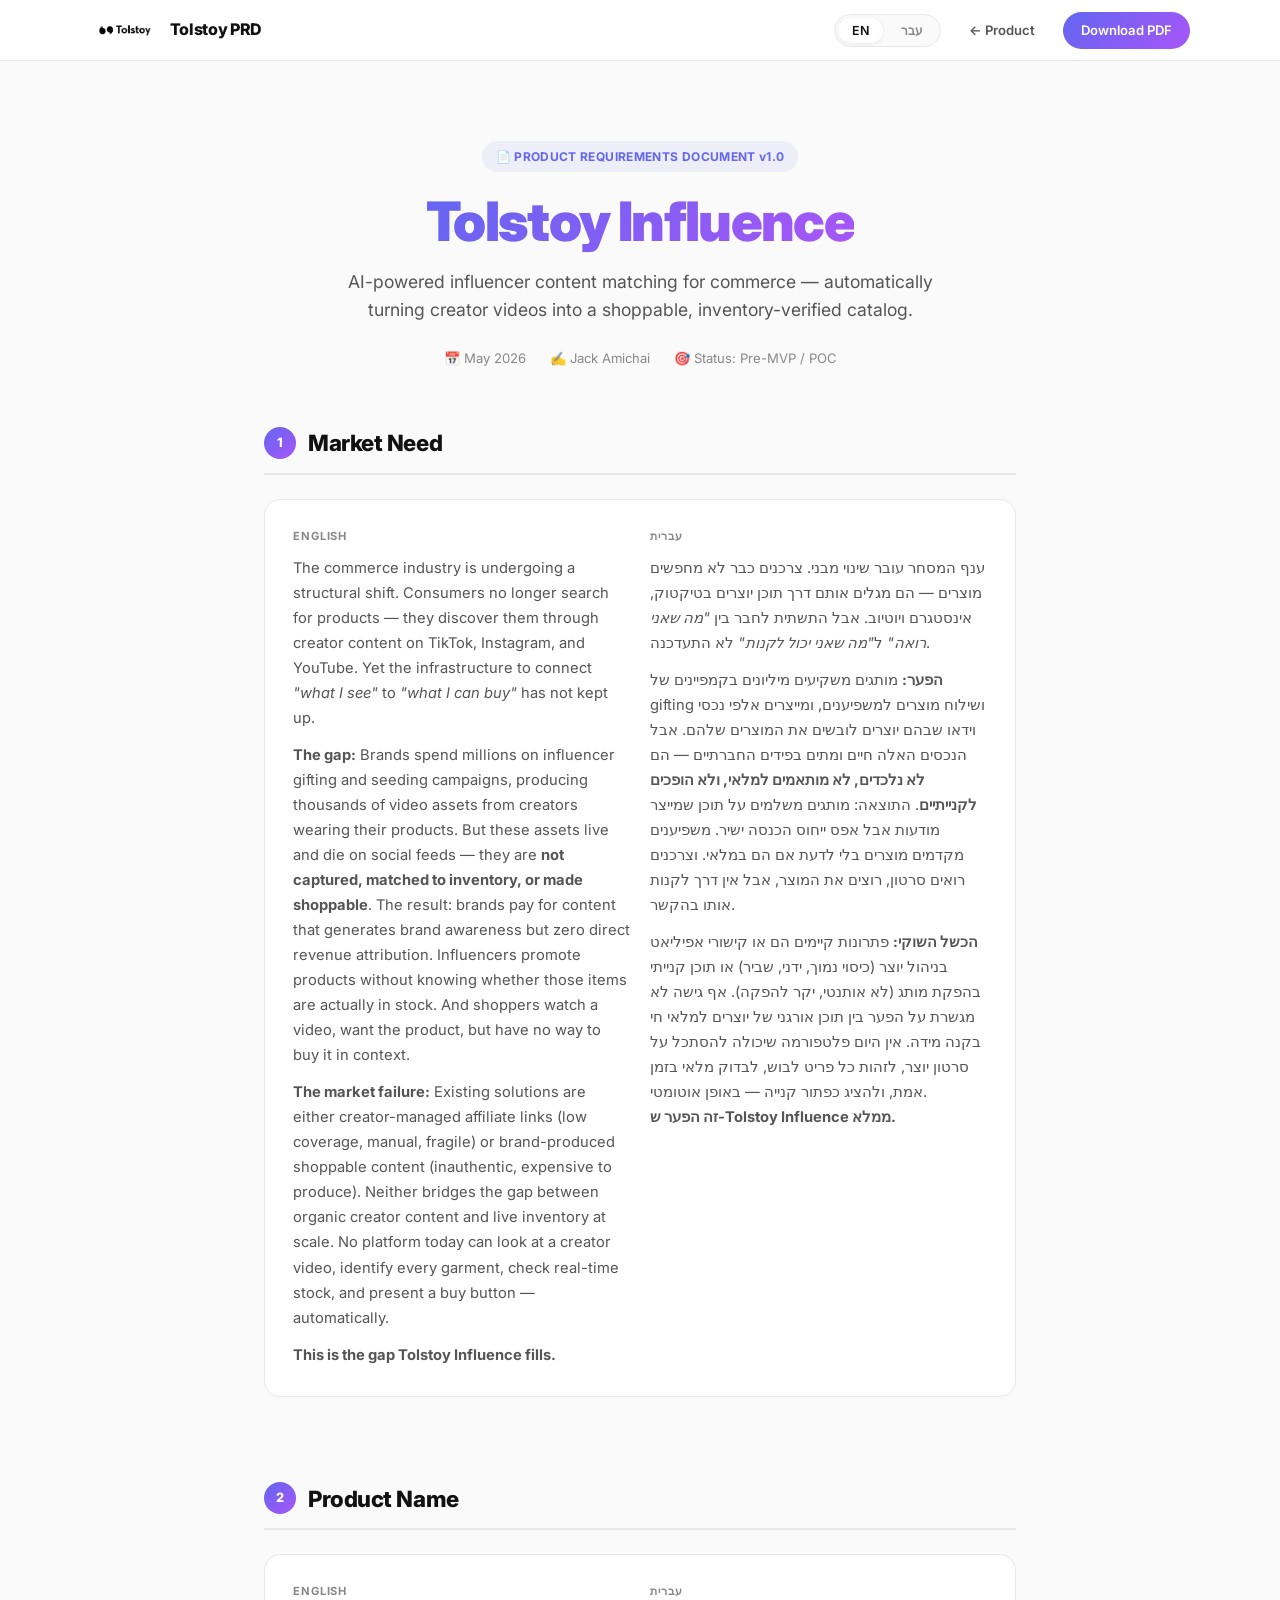
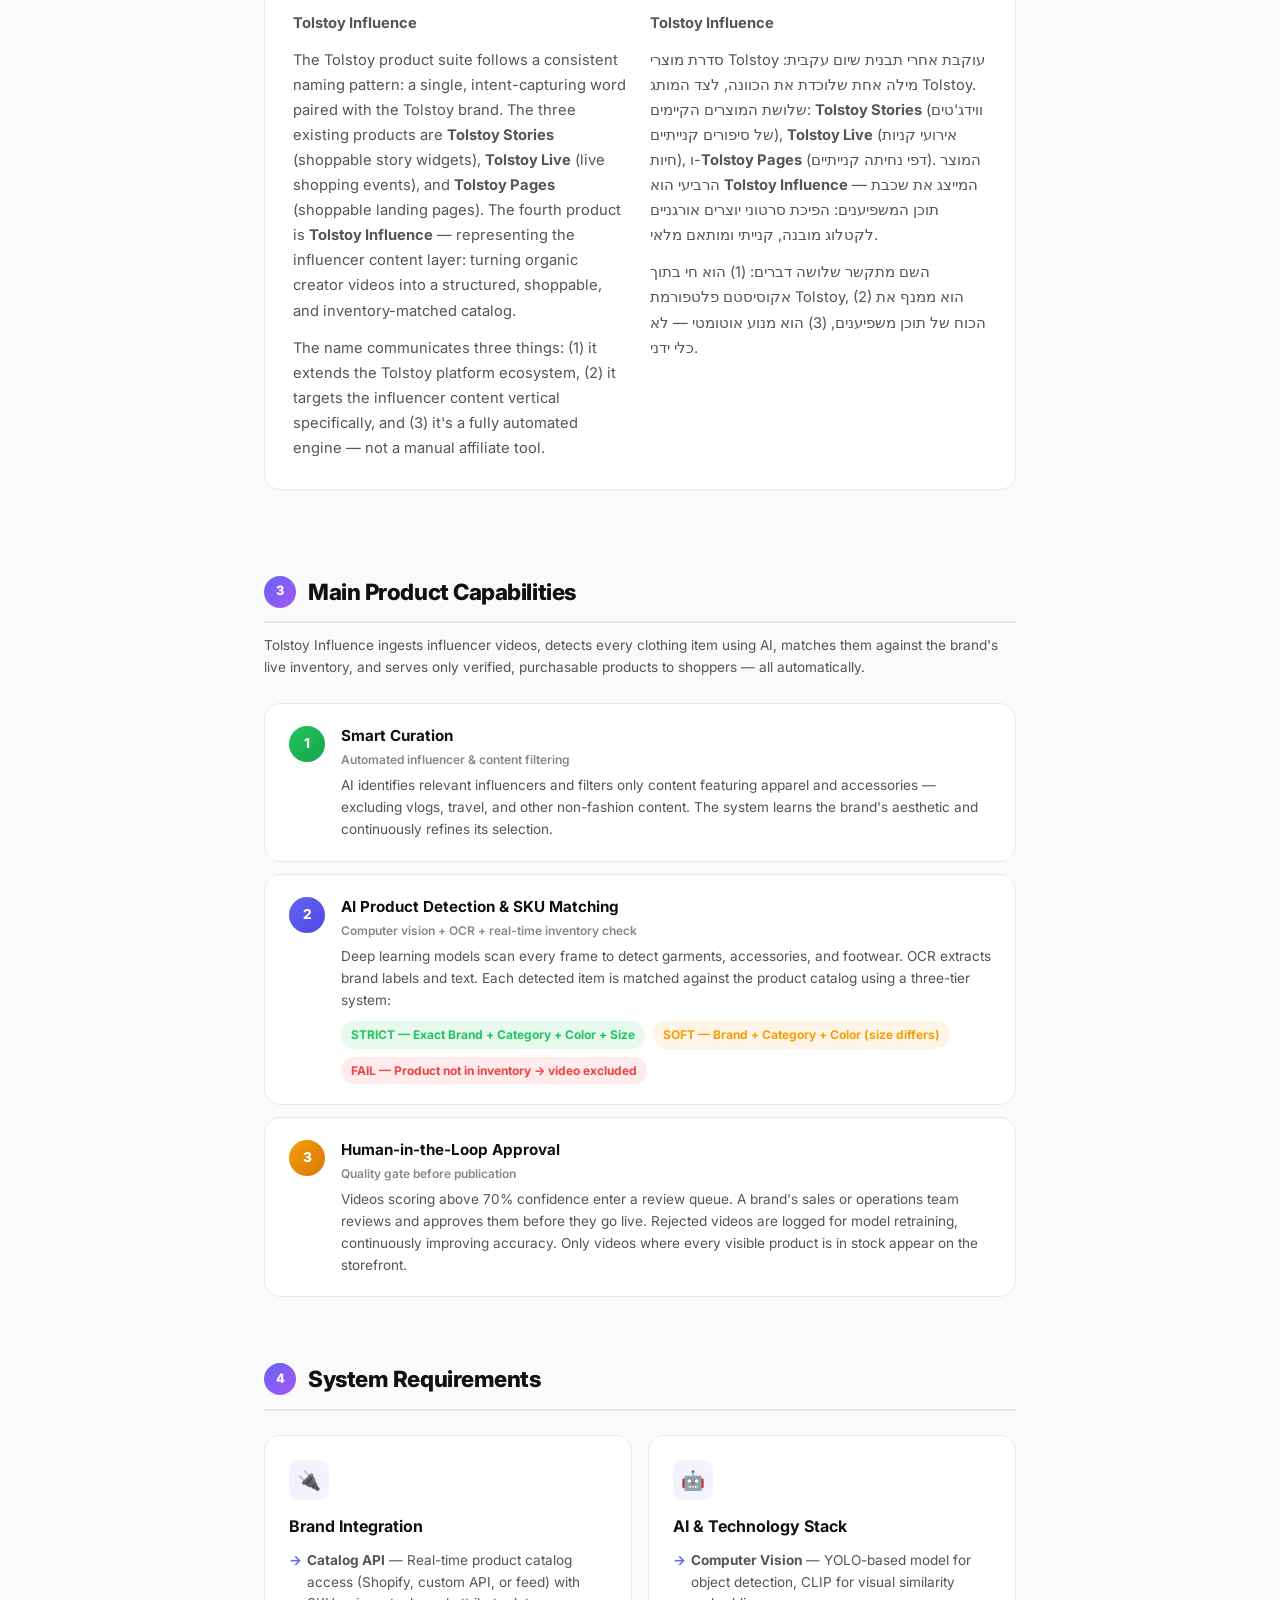
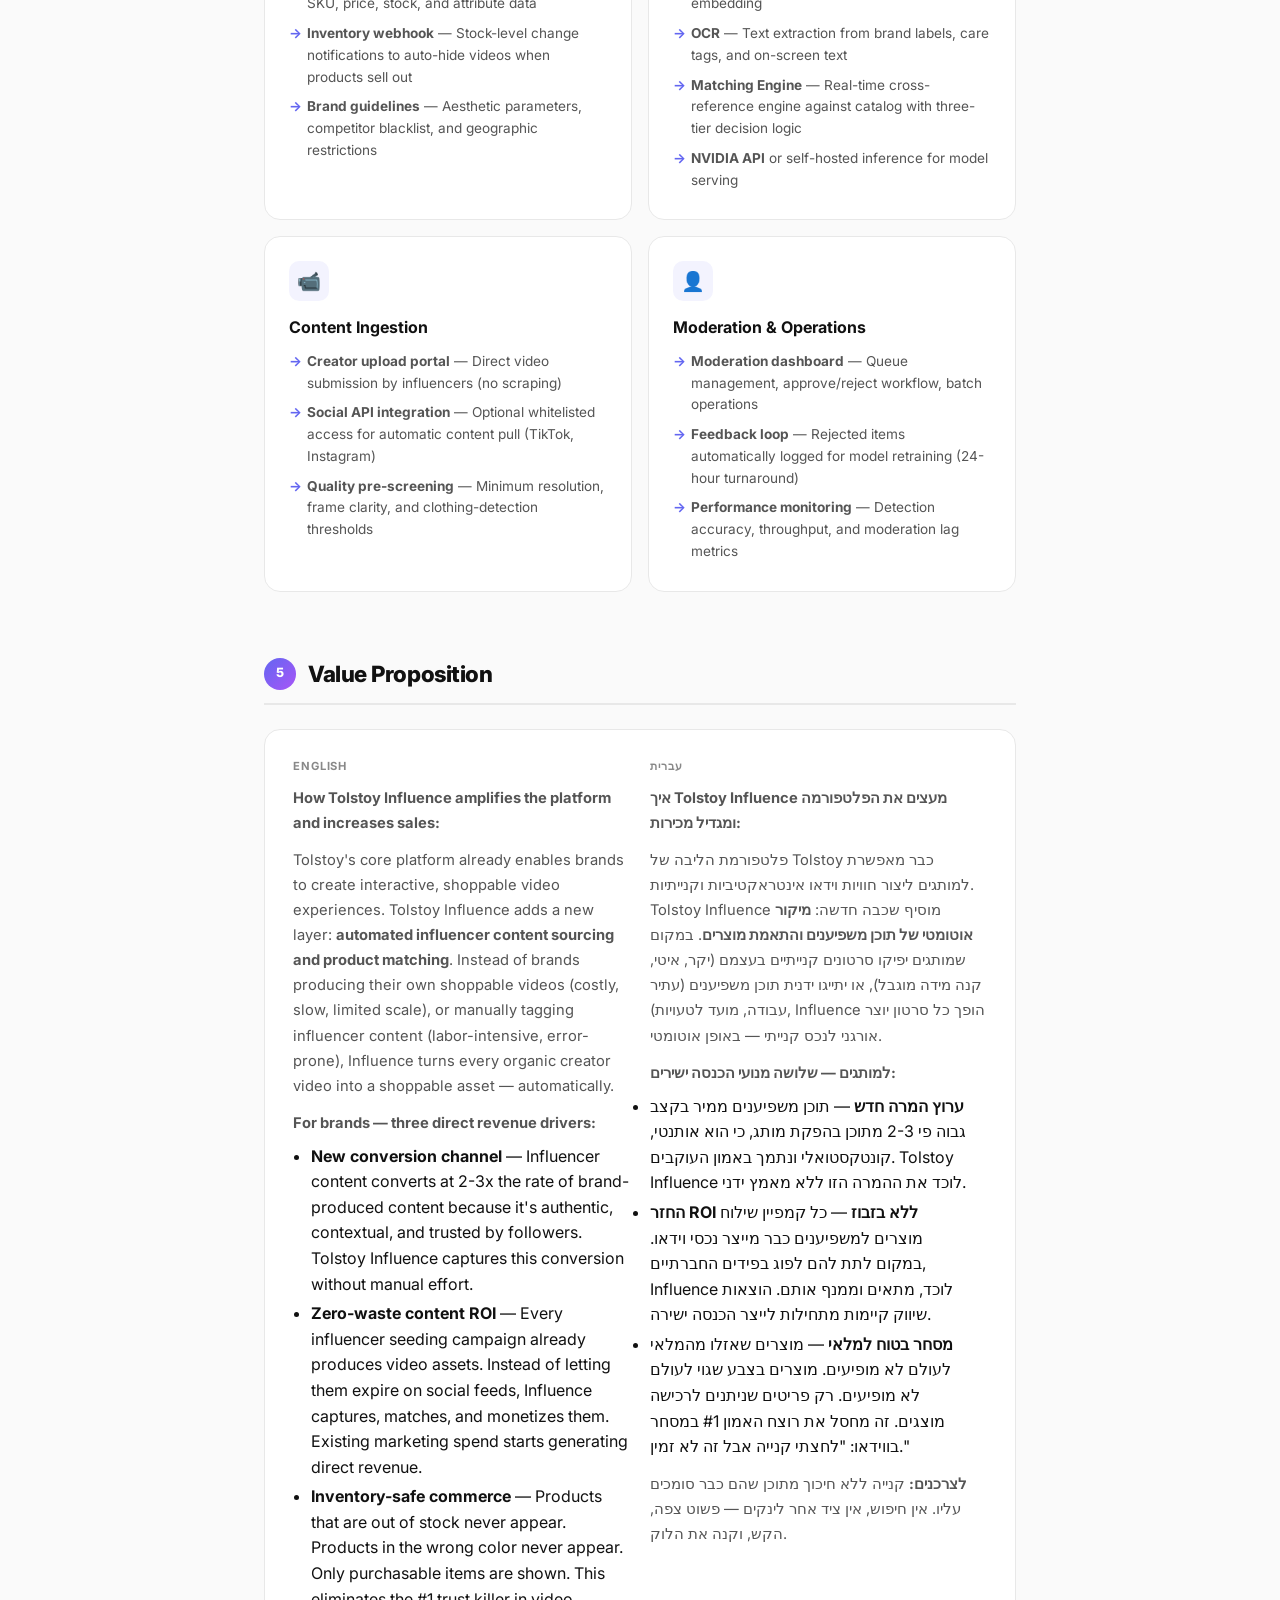
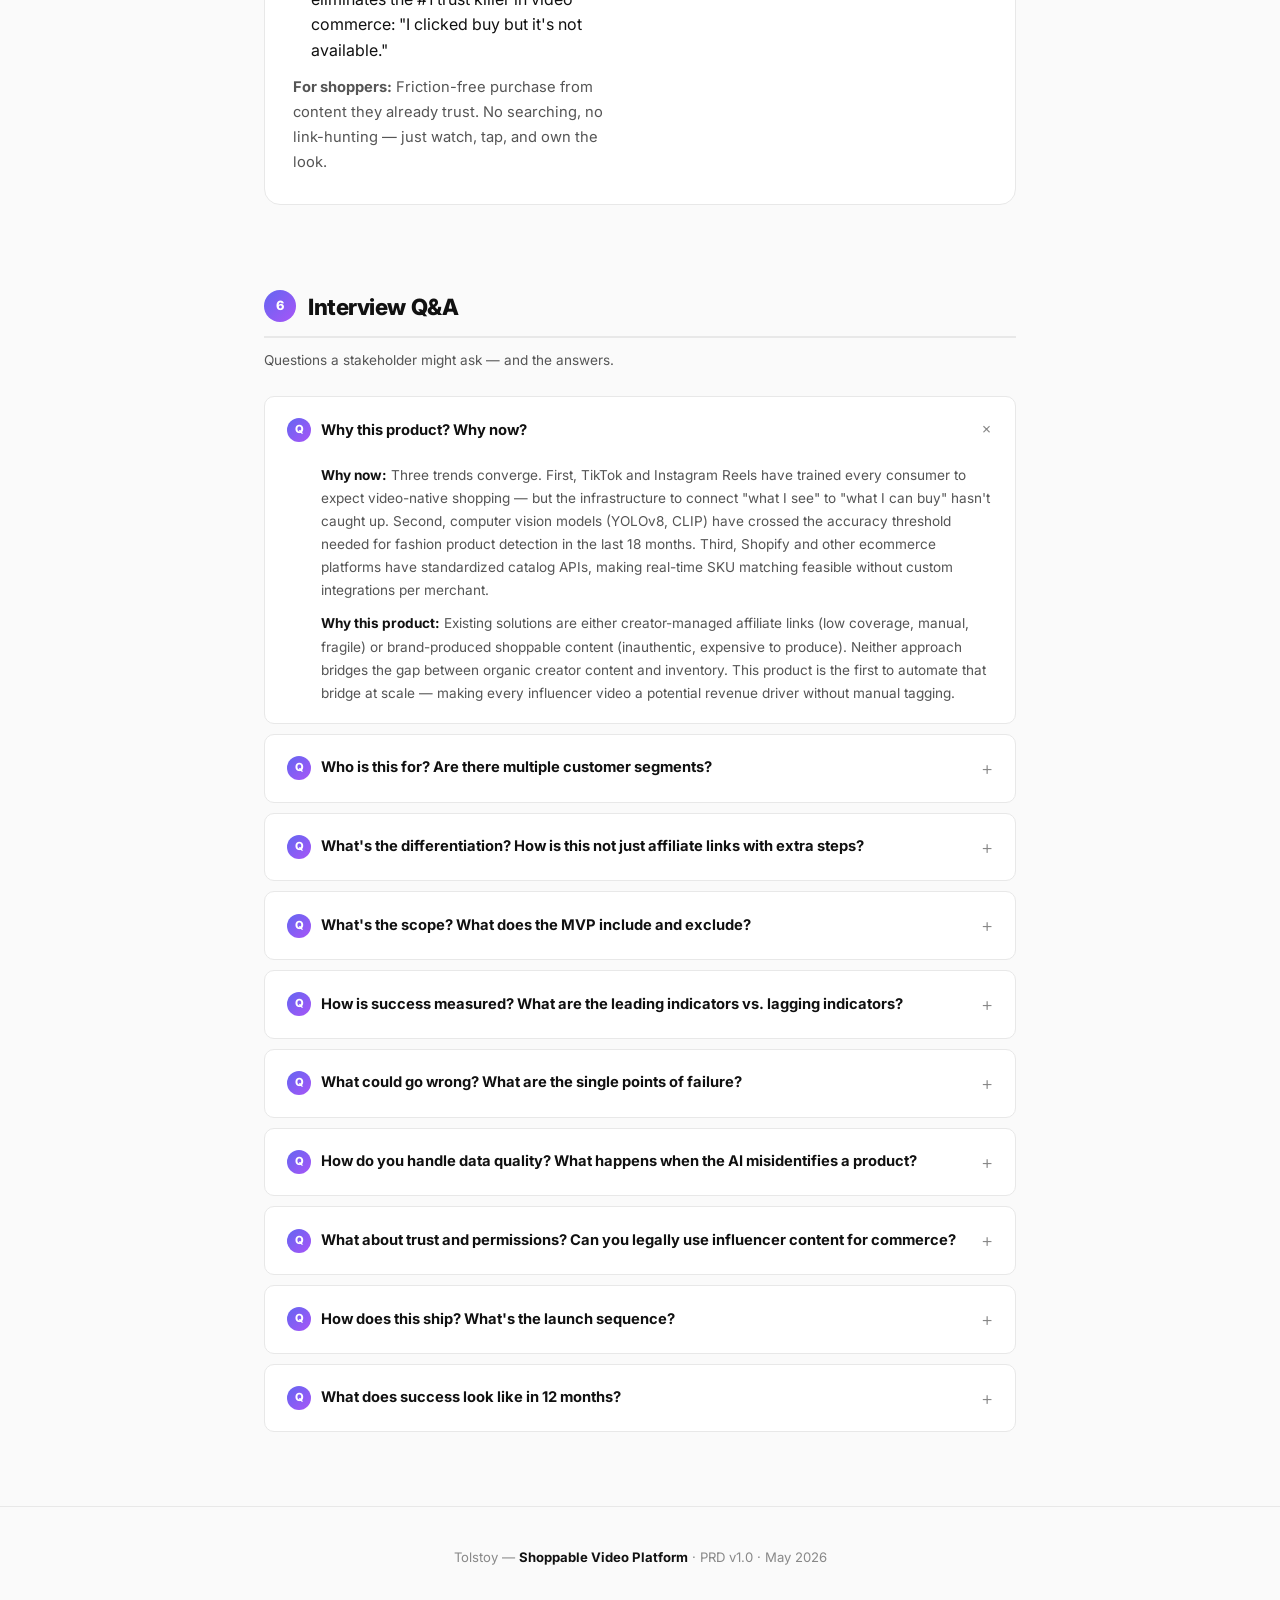
<file: prd.html>
<!DOCTYPE html>
<html lang="en">
<head>
  <meta charset="UTF-8">
  <meta name="viewport" content="width=device-width, initial-scale=1.0">
  <title>PRD – Tolstoy Shoppable Influencer Platform</title>
  <meta name="description" content="Product Requirements Document for Tolstoy's Shoppable Influencer Content Platform — bridging creator content with instant commerce.">
  <link rel="preconnect" href="https://fonts.googleapis.com">
  <link href="https://fonts.googleapis.com/css2?family=Inter:wght@400;500;600;700;800;900&family=Noto+Sans+Hebrew:wght@400;500;700;800&display=swap" rel="stylesheet">
  <style>
    *, *::before, *::after { box-sizing: border-box; margin: 0; padding: 0; }
    :root {
      --bg: #fafafa;
      --surface: #ffffff;
      --text: #111111;
      --text-secondary: #555555;
      --text-muted: #888888;
      --border: #e8e8e8;
      --accent: #6366f1;
      --accent2: #a855f7;
      --gradient: linear-gradient(135deg, var(--accent), var(--accent2));
      --green: #22c55e;
      --amber: #f59e0b;
      --red: #ef4444;
      --radius: 16px;
      --radius-sm: 10px;
      --max-width: 800px;
      --font: 'Inter', -apple-system, sans-serif;
      --font-he: 'Noto Sans Hebrew', 'Inter', -apple-system, sans-serif;
      --transition: 0.25s cubic-bezier(0.4, 0, 0.2, 1);
    }
    html { scroll-behavior: smooth; -webkit-font-smoothing: antialiased; }
    body {
      font-family: var(--font);
      background: var(--bg);
      color: var(--text);
      line-height: 1.6;
      overflow-x: hidden;
    }
    img { max-width: 100%; display: block; }
    a { text-decoration: none; color: inherit; }
    button { font-family: inherit; cursor: pointer; border: none; background: none; }

    /* ── Nav ── */
    .prd-nav {
      position: sticky; top: 0; z-index: 100;
      background: rgba(255,255,255,0.88); backdrop-filter: blur(16px);
      border-bottom: 1px solid var(--border);
      padding: 0 24px;
    }
    .prd-nav-inner {
      max-width: 1100px; margin: 0 auto;
      display: flex; align-items: center; justify-content: space-between;
      height: 60px;
    }
    .prd-nav-logo {
      display: flex; align-items: center; gap: 8px;
      font-weight: 800; font-size: 1rem; letter-spacing: -0.02em;
    }
    .prd-nav-logo svg { width: 24px; height: 24px; }
    .prd-nav-links { display: flex; align-items: center; gap: 16px; }
    .prd-nav-links a {
      font-size: 0.82rem; font-weight: 600; color: var(--text-secondary);
      transition: var(--transition); padding: 6px 12px; border-radius: 8px;
    }
    .prd-nav-links a:hover { color: var(--text); background: var(--bg); }
    .prd-nav-links .nav-primary {
      background: var(--gradient); color: #fff; padding: 8px 18px; border-radius: 999px;
    }
    .prd-nav-links .nav-primary:hover { background: var(--gradient); opacity: 0.9; transform: translateY(-1px); }

    /* ── Language Toggle ── */
    .lang-toggle {
      display: flex; align-items: center; gap: 4px;
      background: var(--bg); border-radius: 999px; padding: 3px;
      border: 1px solid var(--border);
    }
    .lang-btn {
      padding: 5px 14px; border-radius: 999px; font-size: 0.78rem;
      font-weight: 600; color: var(--text-muted); transition: var(--transition);
    }
    .lang-btn.active { background: #fff; color: var(--text); box-shadow: 0 1px 4px rgba(0,0,0,0.08); }
    .lang-btn:hover { color: var(--text); }

    /* ── Hero ── */
    .prd-hero {
      text-align: center; padding: 80px 24px 56px;
      max-width: var(--max-width); margin: 0 auto;
    }
    .prd-hero-badge {
      display: inline-flex; align-items: center; gap: 6px;
      background: rgba(99,102,241,0.08); color: var(--accent);
      padding: 6px 14px; border-radius: 999px; font-size: 0.75rem;
      font-weight: 700; letter-spacing: 0.03em; margin-bottom: 20px;
    }
    .prd-hero h1 {
      font-size: clamp(2.2rem, 5vw, 3.4rem); font-weight: 900;
      line-height: 1.1; letter-spacing: -0.03em; margin-bottom: 16px;
    }
    .prd-hero h1 span { background: var(--gradient); -webkit-background-clip: text; -webkit-text-fill-color: transparent; background-clip: text; }
    .prd-hero p {
      font-size: 1.1rem; color: var(--text-secondary); max-width: 600px; margin: 0 auto;
    }
    .prd-hero-meta {
      display: flex; justify-content: center; gap: 24px; margin-top: 24px;
      font-size: 0.82rem; color: var(--text-muted);
    }
    .prd-hero-meta span { display: flex; align-items: center; gap: 6px; }

    /* ── Section ── */
    section { max-width: var(--max-width); margin: 0 auto; padding: 0 24px 64px; }
    .section-header {
      display: flex; align-items: center; gap: 12px; margin-bottom: 24px;
      padding-bottom: 12px; border-bottom: 2px solid var(--border);
    }
    .section-num {
      width: 32px; height: 32px; border-radius: 50%;
      background: var(--gradient); color: #fff;
      display: flex; align-items: center; justify-content: center;
      font-size: 0.8rem; font-weight: 800; flex-shrink: 0;
    }
    .section-header h2 { font-size: 1.4rem; font-weight: 800; letter-spacing: -0.02em; }
    .section-sub {
      font-size: 0.85rem; color: var(--text-secondary); margin-top: -12px; margin-bottom: 24px;
    }

    /* ── Bilingual Box ── */
    .bilingual {
      display: grid; grid-template-columns: 1fr 1fr; gap: 20px;
      background: #fff; border: 1px solid var(--border); border-radius: var(--radius);
      padding: 28px; margin-bottom: 20px;
    }
    .bilingual-col { }
    .bilingual-lang {
      font-size: 0.7rem; font-weight: 700; text-transform: uppercase;
      letter-spacing: 0.08em; color: var(--text-muted); margin-bottom: 10px;
    }
    .bilingual.hebrew .bilingual-col:first-child { order: 2; direction: rtl; }
    .bilingual.hebrew .bilingual-col:last-child { order: 1; direction: ltr; }
    .bilingual.hebrew .bilingual-lang { text-align: right; }
    .bilingual p { font-size: 0.92rem; color: var(--text-secondary); line-height: 1.7; }

    /* ── Cards ── */
    .card-grid { display: grid; gap: 16px; }
    .card-grid-2 { grid-template-columns: 1fr 1fr; }
    .card-grid-3 { grid-template-columns: 1fr 1fr 1fr; }
    .card {
      background: #fff; border: 1px solid var(--border); border-radius: var(--radius);
      padding: 24px; transition: var(--transition);
    }
    .card:hover { box-shadow: 0 4px 16px rgba(0,0,0,0.06); }
    .card-icon {
      width: 40px; height: 40px; border-radius: 10px;
      background: rgba(99,102,241,0.08); color: var(--accent);
      display: flex; align-items: center; justify-content: center;
      font-size: 1.2rem; margin-bottom: 14px;
    }
    .card h3 { font-size: 1rem; font-weight: 700; margin-bottom: 6px; }
    .card p { font-size: 0.85rem; color: var(--text-secondary); line-height: 1.6; }
    .card ul { list-style: none; padding: 0; }
    .card ul li {
      font-size: 0.85rem; color: var(--text-secondary); line-height: 1.6;
      padding: 4px 0; padding-left: 18px; position: relative;
    }
    .card ul li::before { content: '→'; position: absolute; left: 0; color: var(--accent); font-weight: 700; }

    /* ── Architecture Layers ── */
    .layers { display: flex; flex-direction: column; gap: 12px; }
    .layer {
      background: #fff; border: 1px solid var(--border); border-radius: var(--radius);
      padding: 20px 24px; display: flex; align-items: flex-start; gap: 16px;
      transition: var(--transition);
    }
    .layer:hover { border-color: #c4b5fd; box-shadow: 0 4px 12px rgba(99,102,241,0.06); }
    .layer-num {
      width: 36px; height: 36px; border-radius: 50%; flex-shrink: 0;
      display: flex; align-items: center; justify-content: center;
      font-weight: 800; font-size: 0.85rem; color: #fff; margin-top: 2px;
    }
    .layer-num.l1 { background: linear-gradient(135deg, #22c55e, #16a34a); }
    .layer-num.l2 { background: linear-gradient(135deg, #6366f1, #4f46e5); }
    .layer-num.l3 { background: linear-gradient(135deg, #f59e0b, #d97706); }
    .layer-info { flex: 1; }
    .layer-info h3 { font-size: 0.95rem; font-weight: 700; margin-bottom: 2px; }
    .layer-info .layer-label { font-size: 0.75rem; color: var(--text-muted); font-weight: 600; }
    .layer-info p { font-size: 0.85rem; color: var(--text-secondary); margin-top: 6px; line-height: 1.6; }

    /* ── Match Levels ── */
    .match-grid { display: grid; grid-template-columns: 1fr 1fr 1fr; gap: 12px; }
    .match-card {
      background: #fff; border: 1px solid var(--border); border-radius: var(--radius-sm);
      padding: 20px; text-align: center;
    }
    .match-card .match-badge {
      display: inline-flex; padding: 4px 12px; border-radius: 999px;
      font-size: 0.7rem; font-weight: 700; letter-spacing: 0.03em; margin-bottom: 10px;
    }
    .match-card .match-badge.strict { background: rgba(34,197,94,0.1); color: var(--green); }
    .match-card .match-badge.soft { background: rgba(245,158,11,0.1); color: var(--amber); }
    .match-card .match-badge.fail { background: rgba(239,68,68,0.1); color: var(--red); }
    .match-card h4 { font-size: 0.9rem; font-weight: 700; margin-bottom: 6px; }
    .match-card p { font-size: 0.82rem; color: var(--text-secondary); }
    .match-card .match-example {
      margin-top: 10px; padding: 8px; background: var(--bg); border-radius: 6px;
      font-size: 0.75rem; font-family: monospace; color: var(--text-muted);
    }

    /* ── Business Model ── */
    .biz-table-wrap {
      overflow-x: auto; background: #fff; border: 1px solid var(--border);
      border-radius: var(--radius);
    }
    .biz-table { width: 100%; border-collapse: collapse; font-size: 0.85rem; }
    .biz-table th {
      background: var(--bg); font-weight: 700; font-size: 0.78rem;
      text-transform: uppercase; letter-spacing: 0.05em; color: var(--text-muted);
      padding: 14px 18px; text-align: left; border-bottom: 2px solid var(--border);
    }
    .biz-table td { padding: 14px 18px; border-bottom: 1px solid var(--border); color: var(--text-secondary); }
    .biz-table tr:last-child td { border-bottom: none; }
    .biz-table td:first-child { font-weight: 600; color: var(--text); }

    /* ── Numbers / Stats ── */
    .stat-row { display: grid; grid-template-columns: repeat(4, 1fr); gap: 16px; }
    .stat-card {
      background: #fff; border: 1px solid var(--border); border-radius: var(--radius);
      padding: 24px; text-align: center;
    }
    .stat-card .stat-val {
      font-size: 1.6rem; font-weight: 900; background: var(--gradient);
      -webkit-background-clip: text; -webkit-text-fill-color: transparent; background-clip: text;
    }
    .stat-card .stat-label { font-size: 0.78rem; color: var(--text-muted); font-weight: 500; margin-top: 4px; }

    /* ── Phase Timeline ── */
    .timeline { position: relative; padding-left: 32px; }
    .timeline::before {
      content: ''; position: absolute; left: 15px; top: 0; bottom: 0;
      width: 2px; background: var(--border);
    }
    .tl-item { position: relative; margin-bottom: 28px; }
    .tl-item:last-child { margin-bottom: 0; }
    .tl-dot {
      position: absolute; left: -25px; top: 4px;
      width: 12px; height: 12px; border-radius: 50%;
      background: var(--gradient); border: 2px solid #fff; box-shadow: 0 0 0 2px var(--accent);
    }
    .tl-item h3 { font-size: 1rem; font-weight: 700; margin-bottom: 4px; }
    .tl-item .tl-duration {
      font-size: 0.75rem; color: var(--accent); font-weight: 600; margin-bottom: 6px;
    }
    .tl-item p { font-size: 0.85rem; color: var(--text-secondary); line-height: 1.6; }
    .tl-item ul { list-style: none; padding: 0; margin-top: 6px; }
    .tl-item ul li {
      font-size: 0.82rem; color: var(--text-secondary); padding: 2px 0 2px 16px;
      position: relative;
    }
    .tl-item ul li::before { content: '•'; position: absolute; left: 0; color: var(--accent); font-weight: 700; }

    /* ── Risk Table ── */
    .risk-card {
      background: #fff; border: 1px solid var(--border); border-radius: var(--radius);
      padding: 24px; margin-bottom: 14px;
    }
    .risk-card:last-child { margin-bottom: 0; }
    .risk-header { display: flex; align-items: center; gap: 10px; margin-bottom: 8px; }
    .risk-severity {
      display: inline-flex; padding: 3px 10px; border-radius: 999px;
      font-size: 0.68rem; font-weight: 700; letter-spacing: 0.02em;
    }
    .risk-severity.high { background: rgba(239,68,68,0.1); color: var(--red); }
    .risk-severity.med { background: rgba(245,158,11,0.1); color: var(--amber); }
    .risk-severity.low { background: rgba(34,197,94,0.1); color: var(--green); }
    .risk-card h4 { font-size: 0.92rem; font-weight: 700; flex: 1; }
    .risk-card p { font-size: 0.85rem; color: var(--text-secondary); line-height: 1.6; }
    .risk-card .risk-mitigation {
      margin-top: 8px; padding: 10px 14px; background: rgba(99,102,241,0.04);
      border-radius: 8px; border-left: 3px solid var(--accent);
    }
    .risk-card .risk-mitigation strong { font-size: 0.78rem; text-transform: uppercase; letter-spacing: 0.05em; color: var(--accent); }

    /* ── Edge Cases ── */
    .edge-grid { display: grid; grid-template-columns: 1fr 1fr; gap: 12px; }
    .edge-card {
      background: #fff; border: 1px solid var(--border); border-radius: var(--radius-sm);
      padding: 16px 18px;
    }
    .edge-card h4 { font-size: 0.85rem; font-weight: 700; margin-bottom: 4px; display: flex; align-items: center; gap: 6px; }
    .edge-card p { font-size: 0.8rem; color: var(--text-secondary); line-height: 1.5; }

    /* ── Tweet Mock ── */
    .tweet-card {
      background: #fff; border: 1px solid var(--border); border-radius: var(--radius);
      padding: 24px; max-width: 520px; margin: 0 auto;
    }
    .tweet-header { display: flex; align-items: center; gap: 12px; margin-bottom: 12px; }
    .tweet-avatar {
      width: 44px; height: 44px; border-radius: 50%;
      background: var(--gradient); display: flex; align-items: center; justify-content: center;
      color: #fff; font-weight: 800; font-size: 1rem;
    }
    .tweet-name { font-weight: 700; font-size: 0.9rem; }
    .tweet-handle { font-size: 0.78rem; color: var(--text-muted); }
    .tweet-body { font-size: 0.92rem; line-height: 1.6; margin-bottom: 12px; }
    .tweet-body .hashtag { color: var(--accent); }
    .tweet-actions {
      display: flex; gap: 40px; padding-top: 12px; border-top: 1px solid var(--border);
      font-size: 0.8rem; color: var(--text-muted);
    }

    /* ── Hebrew ── */
    .he { direction: rtl; font-family: var(--font-he); }
    .he .section-header h2 { font-family: var(--font-he); }
    .he p, .he li, .he .card p, .he .layer p, .he h3, .he h4 { font-family: var(--font-he); }
    .section-he { display: none; }
    .section-he.active { display: block; }
    .section-en { display: block; }
    .section-en.hidden { display: none; }

    /* ── Divider ── */
    .lang-divider {
      text-align: center; padding: 32px 0; position: relative;
      color: var(--text-muted); font-size: 0.78rem; font-weight: 600;
      letter-spacing: 0.05em; text-transform: uppercase;
    }
    .lang-divider::before, .lang-divider::after {
      content: ''; position: absolute; top: 50%; width: 35%;
      height: 1px; background: var(--border);
    }
    .lang-divider::before { left: 0; }
    .lang-divider::after { right: 0; }

    /* ── Footer ── */
    .prd-footer {
      text-align: center; padding: 40px 24px;
      border-top: 1px solid var(--border); color: var(--text-muted);
      font-size: 0.82rem;
    }
    .prd-footer a { font-weight: 700; color: var(--text); }
    .prd-footer a:hover { color: var(--accent); }

    /* ── Animations ── */
    @keyframes fadeUp { from { opacity: 0; transform: translateY(20px); } to { opacity: 1; transform: translateY(0); } }
    .animate { animation: fadeUp 0.5s ease forwards; opacity: 0; }
    .animate-d1 { animation-delay: 0.1s; }
    .animate-d2 { animation-delay: 0.2s; }
    .animate-d3 { animation-delay: 0.3s; }

    /* ── Responsive ── */
    @media (max-width: 768px) {
      .bilingual { grid-template-columns: 1fr; }
      .card-grid-2, .card-grid-3, .match-grid, .stat-row, .edge-grid { grid-template-columns: 1fr; }
      .prd-hero-meta { flex-direction: column; gap: 8px; align-items: center; }
      .prd-nav-links .nav-label { display: none; }
      .prd-hero { padding: 48px 20px 32px; }
      section { padding: 0 20px 40px; }
      .biz-table-wrap { font-size: 0.78rem; }
    }
    @media (max-width: 480px) {
      .prd-nav-links a { font-size: 0.75rem; padding: 4px 8px; }
    }

    /* ── Print ── */
    @media print {
      .prd-nav { display: none; }
      .prd-hero { padding-top: 20px; }
      .card, .layer, .risk-card, .biz-table-wrap { break-inside: avoid; }
    }
  </style>
</head>
<body>

  <!-- ═══ Nav ═══ -->
  <nav class="prd-nav">
    <div class="prd-nav-inner">
      <a href="index.html" class="prd-nav-logo">
        <img src="logo.png" alt="Tolstoy" style="height:28px;width:auto;display:block;">
        Tolstoy PRD
      </a>
      <div class="prd-nav-links">
        <div class="lang-toggle" id="lang-toggle">
          <button class="lang-btn active" data-lang="en">EN</button>
          <button class="lang-btn" data-lang="he">עבר</button>
        </div>
        <a href="index.html" class="nav-label">← Product</a>
        <a href="#" class="nav-primary nav-label">Download PDF</a>
      </div>
    </div>
  </nav>

  <!-- ════════════ ENGLISH ════════════ -->
  <div class="section-en" id="content-en">

    <!-- Hero -->
    <header class="prd-hero animate">
      <div class="prd-hero-badge">📄 PRODUCT REQUIREMENTS DOCUMENT v1.0</div>
      <h1><span>Tolstoy Influence</span></h1>
      <p>AI-powered influencer content matching for commerce — automatically turning creator videos into a shoppable, inventory-verified catalog.</p>
      <div class="prd-hero-meta">
        <span>📅 May 2026</span>
        <span>✍️ Jack Amichai</span>
        <span>🎯 Status: Pre-MVP / POC</span>
      </div>
    </header>

    <!-- 1. Opening: Market Need -->
    <section>
      <div class="section-header">
        <div class="section-num">1</div>
        <h2>Market Need</h2>
      </div>
      <div class="bilingual">
        <div class="bilingual-col">
          <div class="bilingual-lang">English</div>
          <p style="margin-bottom:12px;">The commerce industry is undergoing a structural shift. Consumers no longer search for products — they discover them through creator content on TikTok, Instagram, and YouTube. Yet the infrastructure to connect <em>"what I see"</em> to <em>"what I can buy"</em> has not kept up.</p>
          <p style="margin-bottom:12px;"><strong>The gap:</strong> Brands spend millions on influencer gifting and seeding campaigns, producing thousands of video assets from creators wearing their products. But these assets live and die on social feeds — they are <strong>not captured, matched to inventory, or made shoppable</strong>. The result: brands pay for content that generates brand awareness but zero direct revenue attribution. Influencers promote products without knowing whether those items are actually in stock. And shoppers watch a video, want the product, but have no way to buy it in context.</p>
          <p style="margin-bottom:12px;"><strong>The market failure:</strong> Existing solutions are either creator-managed affiliate links (low coverage, manual, fragile) or brand-produced shoppable content (inauthentic, expensive to produce). Neither bridges the gap between organic creator content and live inventory at scale. No platform today can look at a creator video, identify every garment, check real-time stock, and present a buy button — automatically.</p>
          <p><strong>This is the gap Tolstoy Influence fills.</strong></p>
        </div>
        <div class="bilingual-col">
          <div class="bilingual-lang">עברית</div>
          <p style="margin-bottom:12px;">ענף המסחר עובר שינוי מבני. צרכנים כבר לא מחפשים מוצרים — הם מגלים אותם דרך תוכן יוצרים בטיקטוק, אינסטגרם ויוטיוב. אבל התשתית לחבר בין <em>"מה שאני רואה"</em> ל<em>"מה שאני יכול לקנות"</em> לא התעדכנה.</p>
          <p style="margin-bottom:12px;"><strong>הפער:</strong> מותגים משקיעים מיליונים בקמפיינים של gifting ושילוח מוצרים למשפיענים, ומייצרים אלפי נכסי וידאו שבהם יוצרים לובשים את המוצרים שלהם. אבל הנכסים האלה חיים ומתים בפידים החברתיים — הם <strong>לא נלכדים, לא מותאמים למלאי, ולא הופכים לקנייתיים</strong>. התוצאה: מותגים משלמים על תוכן שמייצר מודעות אבל אפס ייחוס הכנסה ישיר. משפיענים מקדמים מוצרים בלי לדעת אם הם במלאי. וצרכנים רואים סרטון, רוצים את המוצר, אבל אין דרך לקנות אותו בהקשר.</p>
          <p><strong>הכשל השוקי:</strong> פתרונות קיימים הם או קישורי אפיליאט בניהול יוצר (כיסוי נמוך, ידני, שביר) או תוכן קנייתי בהפקת מותג (לא אותנטי, יקר להפקה). אף גישה לא מגשרת על הפער בין תוכן אורגני של יוצרים למלאי חי בקנה מידה. אין היום פלטפורמה שיכולה להסתכל על סרטון יוצר, לזהות כל פריט לבוש, לבדוק מלאי בזמן אמת, ולהציג כפתור קנייה — באופן אוטומטי.</p>
          <p><strong>זה הפער ש-Tolstoy Influence ממלא.</strong></p>
        </div>
      </div>
    </section>

    <!-- 2. Product Name -->
    <section>
      <div class="section-header">
        <div class="section-num">2</div>
        <h2>Product Name</h2>
      </div>
      <div class="bilingual">
        <div class="bilingual-col">
          <div class="bilingual-lang">English</div>
          <p style="margin-bottom:12px;"><strong>Tolstoy Influence</strong></p>
          <p style="margin-bottom:12px;">The Tolstoy product suite follows a consistent naming pattern: a single, intent-capturing word paired with the Tolstoy brand. The three existing products are <strong>Tolstoy Stories</strong> (shoppable story widgets), <strong>Tolstoy Live</strong> (live shopping events), and <strong>Tolstoy Pages</strong> (shoppable landing pages). The fourth product is <strong>Tolstoy Influence</strong> — representing the influencer content layer: turning organic creator videos into a structured, shoppable, and inventory-matched catalog.</p>
          <p>The name communicates three things: (1) it extends the Tolstoy platform ecosystem, (2) it targets the influencer content vertical specifically, and (3) it's a fully automated engine — not a manual affiliate tool.</p>
        </div>
        <div class="bilingual-col">
          <div class="bilingual-lang">עברית</div>
          <p style="margin-bottom:12px;"><strong>Tolstoy Influence</strong></p>
          <p style="margin-bottom:12px;">סדרת מוצרי Tolstoy עוקבת אחרי תבנית שיום עקבית: מילה אחת שלוכדת את הכוונה, לצד המותג Tolstoy. שלושת המוצרים הקיימים: <strong>Tolstoy Stories</strong> (ווידג'טים של סיפורים קנייתיים), <strong>Tolstoy Live</strong> (אירועי קניות חיות), ו-<strong>Tolstoy Pages</strong> (דפי נחיתה קנייתיים). המוצר הרביעי הוא <strong>Tolstoy Influence</strong> — המייצג את שכבת תוכן המשפיענים: הפיכת סרטוני יוצרים אורגניים לקטלוג מובנה, קנייתי ומותאם מלאי.</p>
          <p>השם מתקשר שלושה דברים: (1) הוא חי בתוך אקוסיסטם פלטפורמת Tolstoy, (2) הוא ממנף את הכוח של תוכן משפיענים, (3) הוא מנוע אוטומטי — לא כלי ידני.</p>
        </div>
      </div>
    </section>

    <!-- 3. Main Product Capabilities -->
    <section>
      <div class="section-header">
        <div class="section-num">3</div>
        <h2>Main Product Capabilities</h2>
      </div>
      <p class="section-sub">Tolstoy Influence ingests influencer videos, detects every clothing item using AI, matches them against the brand's live inventory, and serves only verified, purchasable products to shoppers — all automatically.</p>
      <div class="layers">
        <div class="layer">
          <div class="layer-num l1">1</div>
          <div class="layer-info">
            <h3>Smart Curation</h3>
            <div class="layer-label">Automated influencer &amp; content filtering</div>
            <p>AI identifies relevant influencers and filters only content featuring apparel and accessories — excluding vlogs, travel, and other non-fashion content. The system learns the brand's aesthetic and continuously refines its selection.</p>
          </div>
        </div>
        <div class="layer">
          <div class="layer-num l2">2</div>
          <div class="layer-info">
            <h3>AI Product Detection &amp; SKU Matching</h3>
            <div class="layer-label">Computer vision + OCR + real-time inventory check</div>
            <p>Deep learning models scan every frame to detect garments, accessories, and footwear. OCR extracts brand labels and text. Each detected item is matched against the product catalog using a three-tier system:</p>
            <div style="display:flex;flex-wrap:wrap;gap:8px;margin-top:10px;">
              <span style="display:inline-flex;align-items:center;gap:6px;padding:4px 10px;border-radius:999px;background:rgba(34,197,94,0.1);color:#22c55e;font-size:0.75rem;font-weight:700;">STRICT — Exact Brand + Category + Color + Size</span>
              <span style="display:inline-flex;align-items:center;gap:6px;padding:4px 10px;border-radius:999px;background:rgba(245,158,11,0.1);color:#f59e0b;font-size:0.75rem;font-weight:700;">SOFT — Brand + Category + Color (size differs)</span>
              <span style="display:inline-flex;align-items:center;gap:6px;padding:4px 10px;border-radius:999px;background:rgba(239,68,68,0.1);color:#ef4444;font-size:0.75rem;font-weight:700;">FAIL — Product not in inventory → video excluded</span>
            </div>
          </div>
        </div>
        <div class="layer">
          <div class="layer-num l3">3</div>
          <div class="layer-info">
            <h3>Human-in-the-Loop Approval</h3>
            <div class="layer-label">Quality gate before publication</div>
            <p>Videos scoring above 70% confidence enter a review queue. A brand's sales or operations team reviews and approves them before they go live. Rejected videos are logged for model retraining, continuously improving accuracy. Only videos where every visible product is in stock appear on the storefront.</p>
          </div>
        </div>
      </div>
    </section>

    <!-- 4. System Requirements -->
    <section>
      <div class="section-header">
        <div class="section-num">4</div>
        <h2>System Requirements</h2>
      </div>
      <div class="card-grid card-grid-2">
        <div class="card">
          <div class="card-icon">🔌</div>
          <h3>Brand Integration</h3>
          <ul>
            <li><strong>Catalog API</strong> — Real-time product catalog access (Shopify, custom API, or feed) with SKU, price, stock, and attribute data</li>
            <li><strong>Inventory webhook</strong> — Stock-level change notifications to auto-hide videos when products sell out</li>
            <li><strong>Brand guidelines</strong> — Aesthetic parameters, competitor blacklist, and geographic restrictions</li>
          </ul>
        </div>
        <div class="card">
          <div class="card-icon">🤖</div>
          <h3>AI &amp; Technology Stack</h3>
          <ul>
            <li><strong>Computer Vision</strong> — YOLO-based model for object detection, CLIP for visual similarity embedding</li>
            <li><strong>OCR</strong> — Text extraction from brand labels, care tags, and on-screen text</li>
            <li><strong>Matching Engine</strong> — Real-time cross-reference engine against catalog with three-tier decision logic</li>
            <li><strong>NVIDIA API</strong> or self-hosted inference for model serving</li>
          </ul>
        </div>
        <div class="card">
          <div class="card-icon">📹</div>
          <h3>Content Ingestion</h3>
          <ul>
            <li><strong>Creator upload portal</strong> — Direct video submission by influencers (no scraping)</li>
            <li><strong>Social API integration</strong> — Optional whitelisted access for automatic content pull (TikTok, Instagram)</li>
            <li><strong>Quality pre-screening</strong> — Minimum resolution, frame clarity, and clothing-detection thresholds</li>
          </ul>
        </div>
        <div class="card">
          <div class="card-icon">👤</div>
          <h3>Moderation &amp; Operations</h3>
          <ul>
            <li><strong>Moderation dashboard</strong> — Queue management, approve/reject workflow, batch operations</li>
            <li><strong>Feedback loop</strong> — Rejected items automatically logged for model retraining (24-hour turnaround)</li>
            <li><strong>Performance monitoring</strong> — Detection accuracy, throughput, and moderation lag metrics</li>
          </ul>
        </div>
      </div>
    </section>

    <!-- 5. Value Proposition -->
    <section>
      <div class="section-header">
        <div class="section-num">5</div>
        <h2>Value Proposition</h2>
      </div>
      <div class="bilingual">
        <div class="bilingual-col">
          <div class="bilingual-lang">English</div>
          <p style="margin-bottom:12px;"><strong>How Tolstoy Influence amplifies the platform and increases sales:</strong></p>
          <p style="margin-bottom:12px;">Tolstoy's core platform already enables brands to create interactive, shoppable video experiences. Tolstoy Influence adds a new layer: <strong>automated influencer content sourcing and product matching</strong>. Instead of brands producing their own shoppable videos (costly, slow, limited scale), or manually tagging influencer content (labor-intensive, error-prone), Influence turns every organic creator video into a shoppable asset — automatically.</p>
          <p style="margin-bottom:8px;"><strong>For brands — three direct revenue drivers:</strong></p>
          <ul style="margin-bottom:12px;padding-left:18px;">
            <li style="margin-bottom:4px;"><strong>New conversion channel</strong> — Influencer content converts at 2-3x the rate of brand-produced content because it's authentic, contextual, and trusted by followers. Tolstoy Influence captures this conversion without manual effort.</li>
            <li style="margin-bottom:4px;"><strong>Zero-waste content ROI</strong> — Every influencer seeding campaign already produces video assets. Instead of letting them expire on social feeds, Influence captures, matches, and monetizes them. Existing marketing spend starts generating direct revenue.</li>
            <li style="margin-bottom:4px;"><strong>Inventory-safe commerce</strong> — Products that are out of stock never appear. Products in the wrong color never appear. Only purchasable items are shown. This eliminates the #1 trust killer in video commerce: "I clicked buy but it's not available."</li>
          </ul>
          <p><strong>For shoppers:</strong> Friction-free purchase from content they already trust. No searching, no link-hunting — just watch, tap, and own the look.</p>
        </div>
        <div class="bilingual-col">
          <div class="bilingual-lang">עברית</div>
          <p style="margin-bottom:12px;"><strong>איך Tolstoy Influence מעצים את הפלטפורמה ומגדיל מכירות:</strong></p>
          <p style="margin-bottom:12px;">פלטפורמת הליבה של Tolstoy כבר מאפשרת למותגים ליצור חוויות וידאו אינטראקטיביות וקנייתיות. Tolstoy Influence מוסיף שכבה חדשה: <strong>מיקור אוטומטי של תוכן משפיענים והתאמת מוצרים</strong>. במקום שמותגים יפיקו סרטונים קנייתיים בעצמם (יקר, איטי, קנה מידה מוגבל), או יתייגו ידנית תוכן משפיענים (עתיר עבודה, מועד לטעויות), Influence הופך כל סרטון יוצר אורגני לנכס קנייתי — באופן אוטומטי.</p>
          <p style="margin-bottom:8px;"><strong>למותגים — שלושה מנועי הכנסה ישירים:</strong></p>
          <ul style="margin-bottom:12px;padding-right:18px;">
            <li style="margin-bottom:4px;"><strong>ערוץ המרה חדש</strong> — תוכן משפיענים ממיר בקצב גבוה פי 2-3 מתוכן בהפקת מותג, כי הוא אותנטי, קונטקסטואלי ונתמך באמון העוקבים. Tolstoy Influence לוכד את ההמרה הזו ללא מאמץ ידני.</li>
            <li style="margin-bottom:4px;"><strong>החזר ROI ללא בזבוז</strong> — כל קמפיין שילוח מוצרים למשפיענים כבר מייצר נכסי וידאו. במקום לתת להם לפוג בפידים החברתיים, Influence לוכד, מתאים וממנף אותם. הוצאות שיווק קיימות מתחילות לייצר הכנסה ישירה.</li>
            <li style="margin-bottom:4px;"><strong>מסחר בטוח למלאי</strong> — מוצרים שאזלו מהמלאי לעולם לא מופיעים. מוצרים בצבע שגוי לעולם לא מופיעים. רק פריטים שניתנים לרכישה מוצגים. זה מחסל את רוצח האמון #1 במסחר בווידאו: "לחצתי קנייה אבל זה לא זמין."</li>
          </ul>
          <p><strong>לצרכנים:</strong> קנייה ללא חיכוך מתוכן שהם כבר סומכים עליו. אין חיפוש, אין ציד אחר לינקים — פשוט צפה, הקש, וקנה את הלוק.</p>
        </div>
      </div>
    </section>

    <!-- 6. Interview Q&A -->
    <section>
      <div class="section-header">
        <div class="section-num">6</div>
        <h2>Interview Q&amp;A</h2>
      </div>
      <p class="section-sub">Questions a stakeholder might ask — and the answers.</p>

      <details class="qa-item" open>
        <summary class="qa-q">Why this product? Why now?</summary>
        <div class="qa-a">
          <p><strong>Why now:</strong> Three trends converge. First, TikTok and Instagram Reels have trained every consumer to expect video-native shopping — but the infrastructure to connect "what I see" to "what I can buy" hasn't caught up. Second, computer vision models (YOLOv8, CLIP) have crossed the accuracy threshold needed for fashion product detection in the last 18 months. Third, Shopify and other ecommerce platforms have standardized catalog APIs, making real-time SKU matching feasible without custom integrations per merchant.</p>
          <p><strong>Why this product:</strong> Existing solutions are either creator-managed affiliate links (low coverage, manual, fragile) or brand-produced shoppable content (inauthentic, expensive to produce). Neither approach bridges the gap between organic creator content and inventory. This product is the first to automate that bridge at scale — making every influencer video a potential revenue driver without manual tagging.</p>
        </div>
      </details>

      <details class="qa-item">
        <summary class="qa-q">Who is this for? Are there multiple customer segments?</summary>
        <div class="qa-a">
          <p>Three distinct segments, each with different jobs-to-be-done:</p>
          <ul>
            <li><strong>Shoppers (end users):</strong> Fashion-conscious consumers ages 18-35 who follow 10-50 influencers across platforms. Their JTBD is "Help me buy what I see without wasting time hunting for it." They will not create an account to browse — engagement must be zero-friction.</li>
            <li><strong>Influencers (supply side):</strong> Creators with 5K-500K followers who already produce fashion/lifestyle content. Their JTBD is "Monetize my content authentically without damaging my brand or annoying my audience." They need control, transparency, and reliable payouts.</li>
            <li><strong>Brands / Retailers (paying customers):</strong> Ecommerce merchants with catalog APIs and existing influencer marketing budgets. Their JTBD is "Get predictable, measurable ROI from influencer content without managing 100 individual affiliate relationships."</li>
          </ul>
          <p><strong>Who this is NOT for:</strong> General lifestyle creators who don't feature identifiable products. Brands without catalog APIs or real-time inventory systems. Shoppers who prefer static product galleries over video content.</p>
        </div>
      </details>

      <details class="qa-item">
        <summary class="qa-q">What's the differentiation? How is this not just affiliate links with extra steps?</summary>
        <div class="qa-a">
          <p>The difference is structural, not cosmetic:</p>
          <ul>
            <li><strong>Scale:</strong> Affiliate links require creators to manually tag every product in every video. This product auto-detects products — one creator with 100 videos generates 300+ product links without lifting a finger.</li>
            <li><strong>Accuracy:</strong> Traditional affiliate links break when products go out of stock. Our SKU matching checks inventory in real-time and hides unavailable items automatically.</li>
            <li><strong>Experience:</strong> Shoppers see products overlaid on the exact moment in the video where they appear — not a separate link-in-bio. This is contextual commerce, not directory listing.</li>
            <li><strong>Attribution:</strong> Every purchase is tagged with creator ID, video ID, and timestamp. No more "which link got the sale?" ambiguity.</li>
          </ul>
        </div>
      </details>

      <details class="qa-item">
        <summary class="qa-q">What's the scope? What does the MVP include and exclude?</summary>
        <div class="qa-a">
          <p><strong>MVP includes:</strong></p>
          <ul>
            <li>Shoppable video feed with inline product tags and buy buttons</li>
            <li>AI product detection pipeline (YOLO + CLIP + OCR)</li>
            <li>Three-tier SKU matching (Strict / Soft / Fail)</li>
            <li>Human-in-the-loop moderation dashboard</li>
            <li>Creator upload tool (self-submit content)</li>
            <li>Basic cart and checkout (single merchant at launch)</li>
          </ul>
          <p><strong>MVP explicitly excludes:</strong></p>
          <ul>
            <li>Multi-merchant cart aggregation (Phase 2)</li>
            <li>Creator-facing analytics dashboard (Phase 2)</li>
            <li>Mobile native apps (web-only at MVP)</li>
            <li>Self-serve brand onboarding portal (Phase 3)</li>
            <li>Automated video ingestion from social APIs (manual creator upload at MVP)</li>
            <li>Internationalization beyond English + Hebrew</li>
          </ul>
          <p>Scope decisions are driven by the POC gate: if conversion doesn't hit 2% with manual operations, automation won't fix it.</p>
        </div>
      </details>

      <details class="qa-item">
        <summary class="qa-q">How is success measured? What are the leading indicators vs. lagging indicators?</summary>
        <div class="qa-a">
          <p><strong>Leading indicators (predict future success):</strong></p>
          <ul>
            <li>Moderation throughput (videos reviewed per hour) — if moderators can't keep up, feed freshness dies</li>
            <li>Creator upload rate (videos submitted per creator per week) — indicates creator engagement</li>
            <li>AI detection precision (true positives / total detections) — if precision drops below 80%, trust erodes</li>
            <li>Click-to-impression ratio on product tags — measures whether shoppers find products relevant</li>
          </ul>
          <p><strong>Lagging indicators (measure actual outcomes):</strong></p>
          <ul>
            <li>Conversion rate (purchases / video views) — target 2-3%</li>
            <li>Commission as % of GMV — target 8-12%</li>
            <li>Influencer retention — target ≥60% YoY</li>
            <li>Average video lifespan — target 60+ days of earning</li>
            <li>Revenue per creator — determines whether the model is sustainable for high-value creators</li>
          </ul>
        </div>
      </details>

      <details class="qa-item">
        <summary class="qa-q">What could go wrong? What are the single points of failure?</summary>
        <div class="qa-a">
          <ol>
            <li><strong>AI accuracy is too low:</strong> If detection precision is below 70%, moderators spend more time rejecting than approving, and feed volume collapses. <em>Mitigation:</em> Human-in-the-loop gate; invest in model training before scaling creator count.</li>
            <li><strong>Top creators churn:</strong> If a top-5 creator leaves, feed quality drops visibly. <em>Mitigation:</em> Commission transparency, contractual lock-in for top creators, diversify creator base to avoid single-creator dependency.</li>
            <li><strong>Inventory API goes down:</strong> If the merchant's catalog API is unavailable, every video becomes un-shoppable. <em>Mitigation:</em> Graceful degradation — show videos as "Watch Only" without buy buttons, with a banner explaining temporary unavailability.</li>
            <li><strong>Moderation becomes the bottleneck:</strong> If video submissions outpace moderation capacity, feed freshness drops and users stop returning. <em>Mitigation:</em> Queue prioritization by creator engagement score; automatic rejection of low-confidence videos to reduce manual load.</li>
            <li><strong>Creator uploads low-quality content:</strong> Without quality gates, the feed fills with blurry or irrelevant videos. <em>Mitigation:</em> Automated pre-screening (resolution check, clothing detection confidence) before human review.</li>
          </ol>
        </div>
      </details>

      <details class="qa-item">
        <summary class="qa-q">How do you handle data quality? What happens when the AI misidentifies a product?</summary>
        <div class="qa-a">
          <p><strong>Data quality architecture:</strong></p>
          <ul>
            <li><strong>At ingestion:</strong> Minimum resolution, frame clarity, and clothing-detection confidence thresholds. Videos below threshold are rejected without consuming human reviewer time.</li>
            <li><strong>At inference:</strong> Ensemble approach — YOLO for object detection, CLIP for visual similarity embedding, OCR for text-based brand confirmation. A product is matched only when at least two signals agree.</li>
            <li><strong>At moderation:</strong> Every detection decision is logged (model confidence, which signals agreed, moderator action). Rejected detections are fed back into the training pipeline with a 24-hour turnaround.</li>
            <li><strong>In production:</strong> Periodic re-scanning of active videos (every 72 hours) catches model improvements retroactively. If a product was misidentified and shown, we log the error and retrain. Users can report "this product doesn't match" via a feedback button.</li>
          </ul>
          <p><strong>When AI misidentifies:</strong> The human moderator catches it (the gate). If it slips through, the product mismatch is flagged via user feedback or return data. Model is retrained on the corrected label. We accept a small number of false positives in exchange for high recall — but the moderator gate keeps display errors below 1%.</p>
        </div>
      </details>

      <details class="qa-item">
        <summary class="qa-q">What about trust and permissions? Can you legally use influencer content for commerce?</summary>
        <div class="qa-a">
          <p>This is a first-order risk, not an afterthought.</p>
          <ul>
            <li><strong>Creator-owned upload model:</strong> Influencers submit their own content via a direct upload tool. Tolstoy never scrapes or republishes content from social platforms without explicit creator action. This completely avoids platform TOS issues (Instagram, TikTok prohibit scraping).</li>
            <li><strong>Opt-in, not opt-out:</strong> Creators must explicitly agree to Tolstoy's content license, which covers product detection, display on the Tolstoy storefront, and commission attribution. They can withdraw content at any time with 30-day notice.</li>
            <li><strong>Approval before publication:</strong> Every video goes through moderation before appearing on the storefront. Creators receive a notification when their video is live, along with a link to preview how it appears.</li>
            <li><strong>Privacy controls:</strong> Creators can set geographic restrictions (e.g., "don't show my content in Europe"), brand blacklists ("don't match my content with competitor X"), and minimum price thresholds on matched products.</li>
          </ul>
          <p><strong>Edge case — influencer wants the video removed:</strong> Immediate takedown with 24-hour SLA. All active sessions see a "this video is no longer available" placeholder. Commission on pre-existing purchases is honored.</p>
        </div>
      </details>

      <details class="qa-item">
        <summary class="qa-q">How does this ship? What's the launch sequence?</summary>
        <div class="qa-a">
          <p><strong>Launch sequence (10-week critical path):</strong></p>
          <ol>
            <li><strong>Week 1-2:</strong> Recruit 1 anchor influencer + 1 brand partner. Sign content license and commission agreement. Hand-curate 5 videos with manual SKU mapping. Build basic video feed UI.</li>
            <li><strong>Week 3-4:</strong> Soft launch to influencer's existing audience (IG story, TikTok). Measure conversion rate. <strong>Gate:</strong> ≥2% CVR or kill. This is the POC.</li>
            <li><strong>Week 5-8:</strong> Train YOLO + CLIP pipeline on the curated video set. Build moderation dashboard. Integrate real-time inventory API. Replace manual SKU mapping with AI detection. Onboard 3-5 additional creators.</li>
            <li><strong>Week 9-10:</strong> Public launch with 5-10 creators and 50+ videos. Creator commission dashboard live. Begin measuring retention and unit economics.</li>
          </ol>
          <p><strong>Launch mechanics:</strong></p>
          <ul>
            <li>No paid acquisition at launch — leverage creator audiences organically</li>
            <li>Single merchant checkout (no multi-brand cart at MVP)</li>
            <li>Web-only; mobile-responsive rather than native apps</li>
            <li>Launch tweet + creator IG stories as primary channels</li>
          </ul>
        </div>
      </details>

      <details class="qa-item">
        <summary class="qa-q">What does success look like in 12 months?</summary>
        <div class="qa-a">
          <p><strong>If everything goes right, 12-month targets:</strong></p>
          <ul>
            <li><strong>50+ active creators</strong> with consistent upload cadence (≥2 videos/week each)</li>
            <li><strong>2,000+ shoppable videos</strong> in the catalog</li>
            <li><strong>3% conversion rate</strong> (video view → purchase)</li>
            <li><strong>200,000₪+ monthly GMV</strong></li>
            <li><strong>Creator retention ≥70%</strong> (top performers retained at 90%+)</li>
            <li><strong>AI accuracy ≥90%</strong> on product detection (precision + recall)</li>
            <li><strong>Moderation turnaround &lt;4 hours</strong> (from submission to publication)</li>
            <li><strong>Commission cost ≤10% of GMV</strong> (optimized through tiering)</li>
          </ul>
          <p><strong>If it doesn't work, the leading indicators will show it by Month 3:</strong> conversion below 1.5%, creator upload rate declining after Week 6, or moderation throughput below 30 videos/hour. At that point, pivot to a more curated model (fewer creators, higher-touch moderation) or explore brand-produced content as an alternative supply source.</p>
        </div>
      </details>

      <style>
        .qa-item {
          background: #fff; border: 1px solid var(--border); border-radius: var(--radius-sm);
          margin-bottom: 10px; overflow: hidden; transition: var(--transition);
        }
        .qa-item:hover { border-color: #c4b5fd; }
        .qa-q {
          padding: 18px 22px; cursor: pointer; font-weight: 700; font-size: 0.92rem;
          position: relative; display: flex; align-items: center; gap: 10px;
          user-select: none; list-style: none;
        }
        .qa-q::-webkit-details-marker { display: none; }
        .qa-q::before {
          content: 'Q'; width: 24px; height: 24px; border-radius: 50%;
          background: var(--gradient); color: #fff; display: inline-flex;
          align-items: center; justify-content: center; font-size: 0.7rem;
          font-weight: 800; flex-shrink: 0;
        }
        .qa-q::after {
          content: '+'; margin-left: auto; font-size: 1.2rem; font-weight: 300;
          color: var(--text-muted); transition: transform 0.3s ease;
        }
        details[open] .qa-q::after { transform: rotate(135deg); }
        .qa-a {
          padding: 0 22px 18px 56px; font-size: 0.85rem; color: var(--text-secondary);
          line-height: 1.7;
        }
        .qa-a p { margin-bottom: 10px; }
        .qa-a p:last-child { margin-bottom: 0; }
        .qa-a ul, .qa-a ol { margin: 8px 0; padding-left: 20px; }
        .qa-a li { margin-bottom: 6px; }
        .qa-a strong { color: var(--text); }
      </style>
    </section>

    <!-- Footer -->
    <footer class="prd-footer">
      Tolstoy — <a href="index.html">Shoppable Video Platform</a> · PRD v1.0 · May 2026
    </footer>
  </div>

  <!-- ════════════ HEBREW ════════════ -->
  <div class="section-he" id="content-he">

    <header class="prd-hero animate">
      <div class="prd-hero-badge">📄 מסמך דרישות מוצר v1.0</div>
      <h1 dir="rtl"><span>Tolstoy Influence</span></h1>
      <p dir="rtl">התאמת תוכן משפיענים למסחר באמצעות AI — הופכת סרטוני יוצרים אורגניים לקטלוג קנייתי מותאם מלאי באופן אוטומטי.</p>
      <div class="prd-hero-meta" dir="rtl">
        <span>📅 מאי 2026</span>
        <span>✍️ ג'ק עמיחי</span>
        <span>🎯 סטטוס: Pre-MVP / POC</span>
      </div>
    </header>

    <!-- 1. Opening: Market Need (HE) -->
    <section>
      <div class="section-header" dir="rtl">
        <div class="section-num">1</div>
        <h2>צורך שוקי</h2>
      </div>
      <div class="bilingual hebrew">
        <div class="bilingual-col">
          <div class="bilingual-lang">עברית</div>
          <p style="margin-bottom:12px;">ענף המסחר עובר שינוי מבני. צרכנים כבר לא מחפשים מוצרים — הם מגלים אותם דרך תוכן יוצרים בטיקטוק, אינסטגרם ויוטיוב. אבל התשתית לחבר בין <em>"מה שאני רואה"</em> ל<em>"מה שאני יכול לקנות"</em> לא התעדכנה.</p>
          <p style="margin-bottom:12px;"><strong>הפער:</strong> מותגים משקיעים מיליונים בקמפיינים של שילוח מוצרים למשפיענים, ומייצרים אלפי נכסי וידאו שבהם יוצרים לובשים את המוצרים שלהם. אבל הנכסים האלה חיים ומתים בפידים החברתיים — הם <strong>לא נלכדים, לא מותאמים למלאי, ולא הופכים לקנייתיים</strong>. התוצאה: מותגים משלמים על תוכן שמייצר מודעות אבל אפס ייחוס הכנסה ישיר.</p>
          <p style="margin-bottom:12px;"><strong>הכשל השוקי:</strong> פתרונות קיימים הם או קישורי אפיליאט בניהול יוצר (כיסוי נמוך, ידני, שביר) או תוכן קנייתי בהפקת מותג (לא אותנטי, יקר להפקה). אף גישה לא מגשרת על הפער בין תוכן אורגני של יוצרים למלאי חי בקנה מידה.</p>
          <p><strong>זה הפער ש-Tolstoy Influence ממלא.</strong></p>
        </div>
        <div class="bilingual-col">
          <div class="bilingual-lang">English</div>
          <p style="margin-bottom:12px;">The commerce industry is undergoing a structural shift. Consumers no longer search for products — they discover them through creator content on TikTok, Instagram, and YouTube. Yet the infrastructure to connect <em>"what I see"</em> to <em>"what I can buy"</em> has not kept up.</p>
          <p style="margin-bottom:12px;"><strong>The gap:</strong> Brands spend millions on influencer seeding campaigns, producing thousands of video assets of creators wearing their products. But these assets live and die on social feeds — they are <strong>not captured, matched to inventory, or made shoppable</strong>. The result: brands pay for content that generates brand awareness but zero direct revenue attribution.</p>
          <p style="margin-bottom:12px;"><strong>The market failure:</strong> Existing solutions are either creator-managed affiliate links (low coverage, manual, fragile) or brand-produced shoppable content (inauthentic, expensive to produce). Neither bridges the gap between organic creator content and live inventory at scale.</p>
          <p><strong>This is the gap Tolstoy Influence fills.</strong></p>
        </div>
      </div>
    </section>

    <!-- 2. Product Name (HE) -->
    <section>
      <div class="section-header" dir="rtl">
        <div class="section-num">2</div>
        <h2>שם המוצר</h2>
      </div>
      <div class="bilingual hebrew">
        <div class="bilingual-col">
          <div class="bilingual-lang">עברית</div>
          <p style="margin-bottom:12px;"><strong>Tolstoy Influence</strong></p>
          <p style="margin-bottom:12px;">סדרת מוצרי Tolstoy עוקבת אחרי תבנית שיום עקבית: מילה אחת שלוכדת את הכוונה, לצד המותג Tolstoy. שלושת המוצרים הקיימים: <strong>Tolstoy Stories</strong>, <strong>Tolstoy Live</strong>, ו-<strong>Tolstoy Pages</strong>. המוצר הרביעי — <strong>Tolstoy Influence</strong> — מייצג את שכבת תוכן המשפיענים: הפיכת סרטוני יוצרים אורגניים לקטלוג מובנה, קנייתי ומותאם מלאי.</p>
          <p>השם מתקשר שלושה דברים: (1) הוא מרחיב את אקוסיסטם פלטפורמת Tolstoy, (2) הוא מכוון לורטיקל תוכן משפיענים ספציפית, (3) הוא מנוע אוטומטי — לא כלי אפיליאט ידני.</p>
        </div>
        <div class="bilingual-col">
          <div class="bilingual-lang">English</div>
          <p style="margin-bottom:12px;"><strong>Tolstoy Influence</strong></p>
          <p style="margin-bottom:12px;">The Tolstoy product suite follows a consistent naming pattern: a single, intent-capturing word paired with the Tolstoy brand. The three existing products are <strong>Tolstoy Stories</strong>, <strong>Tolstoy Live</strong>, and <strong>Tolstoy Pages</strong>. The fourth product is <strong>Tolstoy Influence</strong> — representing the influencer content layer: turning organic creator videos into a structured, shoppable, and inventory-matched catalog.</p>
          <p>The name communicates three things: (1) it extends the Tolstoy platform ecosystem, (2) it targets the influencer content vertical specifically, and (3) it's a fully automated engine — not a manual affiliate tool.</p>
        </div>
      </div>
    </section>

    <!-- 3. Main Product Capabilities (HE) -->
    <section>
      <div class="section-header" dir="rtl">
        <div class="section-num">3</div>
        <h2>יכולות עיקריות</h2>
      </div>
      <p class="section-sub" dir="rtl">Tolstoy Influence קולט סרטוני משפיענים, מזהה כל פריט לבוש באמצעות AI, מתאים אותם למלאי החי של המותג, ומציג רק מוצרים מאומתים וניתנים לרכישה — באופן אוטומטי.</p>
      <div class="layers" dir="rtl">
        <div class="layer">
          <div class="layer-num l1">1</div>
          <div class="layer-info">
            <h3>סינון חכם</h3>
            <div class="layer-label">סינון אוטומטי של משפיענים ותוכן</div>
            <p>AI מזהה משפיענים רלוונטיים ומסנן רק תוכן שמציג פריטי לבוש ואביזרים — לא כולל ולוגים, טיולים ותוכן כללי אחר. המערכת לומדת את אסתטיקת המותג ומשכללת את הסינון באופן רציף.</p>
          </div>
        </div>
        <div class="layer">
          <div class="layer-num l2">2</div>
          <div class="layer-info">
            <h3>זיהוי מוצרים ב-AI והתאמת מק"ט</h3>
            <div class="layer-label">ראייה ממוחשבת + OCR + בדיקת מלאי בזמן אמת</div>
            <p>מודלי למידה עמוקה סורקים כל פריים לזיהוי בגדים, אביזרים ונעליים. OCR מחלץ תוויות מותג וטקסט. כל פריט מזוהה מותאם לקטלוג המוצרים במערכת תלת-שכבתית:</p>
            <div style="display:flex;flex-wrap:wrap;gap:8px;margin-top:10px;">
              <span style="display:inline-flex;align-items:center;gap:6px;padding:4px 10px;border-radius:999px;background:rgba(34,197,94,0.1);color:#22c55e;font-size:0.75rem;font-weight:700;">התאמה מלאה — מותג + קטגוריה + צבע + מידה</span>
              <span style="display:inline-flex;align-items:center;gap:6px;padding:4px 10px;border-radius:999px;background:rgba(245,158,11,0.1);color:#f59e0b;font-size:0.75rem;font-weight:700;">חלקית — מותג + קטגוריה + צבע (מידה שונה)</span>
              <span style="display:inline-flex;align-items:center;gap:6px;padding:4px 10px;border-radius:999px;background:rgba(239,68,68,0.1);color:#ef4444;font-size:0.75rem;font-weight:700;">כישלון — מוצר לא במלאי → סרטון מוסתר</span>
            </div>
          </div>
        </div>
        <div class="layer">
          <div class="layer-num l3">3</div>
          <div class="layer-info">
            <h3>בקרה אנושית (Human-in-the-Loop)</h3>
            <div class="layer-label">שער איכות לפני פרסום</div>
            <p>סרטונים עם ציון ביטחון מעל 70% נכנסים לתור בדיקה. צוות המכירות או התפעול של המותג סוקר ומאשר אותם לפני פרסום. סרטונים שנדחו מתועדים לאימון מחודש של המודל, מה שמשפר את הדיוק באופן רציף. רק סרטונים שבהם כל המוצרים הנראים קיימים במלאי מופיעים בחנות.</p>
          </div>
        </div>
      </div>
    </section>

    <!-- 4. System Requirements (HE) -->
    <section>
      <div class="section-header" dir="rtl">
        <div class="section-num">4</div>
        <h2>דרישות מערכת</h2>
      </div>
      <div class="card-grid card-grid-2" dir="rtl">
        <div class="card">
          <div class="card-icon">🔌</div>
          <h3>אינטגרציית מותג</h3>
          <ul>
            <li><strong>API קטלוג</strong> — גישה לקטלוג מוצרים בזמן אמת (Shopify, API מותאם, או פיד) עם נתוני מק"ט, מחיר, מלאי ומאפיינים</li>
            <li><strong>Webhook מלאי</strong> — התראות על שינויי מלאי להסתרה אוטומטית של סרטונים כשמוצרים נגמרים</li>
            <li><strong>הנחיות מותג</strong> — פרמטרים אסתטיים, רשימה שחורה של מתחרים, והגבלות גאוגרפיות</li>
          </ul>
        </div>
        <div class="card">
          <div class="card-icon">🤖</div>
          <h3>ערימת טכנולוגיה ו-AI</h3>
          <ul>
            <li><strong>ראייה ממוחשבת</strong> — מודל מבוסס YOLO לזיהוי אובייקטים, CLIP להטבעת דמיון ויזואלי</li>
            <li><strong>OCR</strong> — חילוץ טקסט מתוויות מותג, תגי טיפול וטקסט על המסך</li>
            <li><strong>מנוע התאמה</strong> — השוואה בזמן אמת מול קטלוג עם לוגיקת החלטה תלת-שכבתית</li>
            <li><strong>NVIDIA API</strong> או שרת inference עצמאי להרצת מודלים</li>
          </ul>
        </div>
        <div class="card">
          <div class="card-icon">📹</div>
          <h3>הזנת תוכן</h3>
          <ul>
            <li><strong>פורטל העלאת יוצרים</strong> — הגשת וידאו ישירה על ידי משפיענים (ללא scraping)</li>
            <li><strong>אינטגרציית API חברתית</strong> — גישה מורשית למשיכת תוכן אוטומטית (טיקטוק, אינסטגרם)</li>
            <li><strong>סינון איכות מוקדם</strong> — רזולוציה מינימלית, בהירות תמונה וספי זיהוי לבוש</li>
          </ul>
        </div>
        <div class="card">
          <div class="card-icon">👤</div>
          <h3>בקרה ותפעול</h3>
          <ul>
            <li><strong>דשבורד בקרה</strong> — ניהול תור, תהליך אישור/דחייה, פעולות בכמות</li>
            <li><strong>לולאת משוב</strong> — פריטים שנדחו מתועדים אוטומטית לאימון מחודש (זמן הקפה 24 שעות)</li>
            <li><strong>ניטור ביצועים</strong> — דיוק זיהוי, תפוקה, ומדדי עיכוב בקרה</li>
          </ul>
        </div>
      </div>
    </section>

    <!-- 5. Value Proposition (HE) -->
    <section>
      <div class="section-header" dir="rtl">
        <div class="section-num">5</div>
        <h2>הצעת ערך</h2>
      </div>
      <div class="bilingual hebrew">
        <div class="bilingual-col">
          <div class="bilingual-lang">עברית</div>
          <p style="margin-bottom:12px;"><strong>איך Tolstoy Influence מעצים את הפלטפורמה ומגדיל מכירות:</strong></p>
          <p style="margin-bottom:12px;">פלטפורמת הליבה של Tolstoy כבר מאפשרת למותגים ליצור חוויות וידאו אינטראקטיביות וקנייתיות. Tolstoy Influence מוסיף שכבה חדשה: <strong>מקור אוטומטי של תוכן משפיענים והתאמת מוצרים</strong>. במקום שמותגים יפיקו סרטונים קנייתיים בעצמם (יקר, איטי, קנה מידה מוגבל), או יתייגו ידנית תוכן משפיענים (עתיר עבודה, מועד לטעויות), Influence הופך כל סרטון יוצר אורגני לנכס קנייתי — באופן אוטומטי.</p>
          <p style="margin-bottom:8px;"><strong>למותגים — שלושה מנועי הכנסה ישירים:</strong></p>
          <ul style="margin-bottom:12px;padding-right:18px;">
            <li style="margin-bottom:4px;"><strong>ערוץ המרה חדש</strong> — תוכן משפיענים ממיר בקצב גבוה פי 2-3 מתוכן בהפקת מותג, כי הוא אותנטי, קונטקסטואלי ונתמך באמון העוקבים. Tolstoy Influence לוכד את ההמרה הזו ללא מאמץ ידני.</li>
            <li style="margin-bottom:4px;"><strong>החזר ROI ללא בזבוז</strong> — כל קמפיין שילוח מוצרים למשפיענים כבר מייצר נכסי וידאו. במקום לתת להם לפוג בפידים החברתיים, Influence לוכד, מתאים וממנף אותם. הוצאות שיווק קיימות מתחילות לייצר הכנסה ישירה.</li>
            <li style="margin-bottom:4px;"><strong>מסחר בטוח למלאי</strong> — מוצרים שאזלו מהמלאי לעולם לא מופיעים. מוצרים בצבע שגוי לעולם לא מופיעים. רק פריטים שניתנים לרכישה מוצגים. זה מחסל את רוצח האמון #1 במסחר בווידאו: "לחצתי קנייה אבל זה לא זמין."</li>
          </ul>
          <p><strong>לצרכנים:</strong> קנייה ללא חיכוך מתוכן שהם כבר סומכים עליו. אין חיפוש, אין ציד אחר לינקים — פשוט צפה, הקש, וקנה את הלוק.</p>
        </div>
        <div class="bilingual-col">
          <div class="bilingual-lang">English</div>
          <p style="margin-bottom:12px;"><strong>How Tolstoy Influence amplifies the platform and increases sales:</strong></p>
          <p style="margin-bottom:12px;">Tolstoy's core platform already enables brands to create interactive, shoppable video experiences. Tolstoy Influence adds a new layer: <strong>automated influencer content sourcing and product matching</strong>. Instead of brands producing their own shoppable videos (costly, slow, limited scale), or manually tagging influencer content (labor-intensive, error-prone), Influence turns every organic creator video into a shoppable asset — automatically.</p>
          <p style="margin-bottom:8px;"><strong>For brands — three direct revenue drivers:</strong></p>
          <ul style="margin-bottom:12px;padding-left:18px;">
            <li style="margin-bottom:4px;"><strong>New conversion channel</strong> — Influencer content converts at 2-3x the rate of brand-produced content because it's authentic, contextual, and trusted by followers. Tolstoy Influence captures this conversion without manual effort.</li>
            <li style="margin-bottom:4px;"><strong>Zero-waste content ROI</strong> — Every influencer seeding campaign already produces video assets. Instead of letting them expire on social feeds, Influence captures, matches, and monetizes them. Existing marketing spend starts generating direct revenue.</li>
            <li style="margin-bottom:4px;"><strong>Inventory-safe commerce</strong> — Products that are out of stock never appear. Products in the wrong color never appear. Only purchasable items are shown. This eliminates the #1 trust killer in video commerce: "I clicked buy but it's not available."</li>
          </ul>
          <p><strong>For shoppers:</strong> Friction-free purchase from content they already trust. No searching, no link-hunting — just watch, tap, and own the look.</p>
        </div>
      </div>
    </section>

    <!-- 6. Interview Q&A (HE) -->
    <section>
      <div class="section-header" dir="rtl">
        <div class="section-num">6</div>
        <h2>שאלות ותשובות</h2>
      </div>
      <p class="section-sub" dir="rtl">שאלות שבעל עניין עשוי לשאול — והתשובות.</p>

      <details class="qa-item" open>
        <summary class="qa-q" dir="rtl">למה המוצר הזה? למה דווקא עכשיו?</summary>
        <div class="qa-a" dir="rtl">
          <p><strong>למה עכשיו:</strong> שלושה מגמות מתכנסות. ראשית, טיקטוק ורילס אימנו כל צרכן לצפות לקנייה מתוך וידאו — אבל התשתית לחבר בין "מה שאני רואה" ל"מה שאני יכול לקנות" עדיין לא קיימת. שנית, מודלי ראייה ממוחשבת (YOLOv8, CLIP) חצו את סף הדיוק הדרוש לזיהוי מוצרי אופנה ב-18 החודשים האחרונים. שלישית, שופיפיי ופלטפורמות איקומרס אחרות סטנדרטו קטלוגי API, מה שהופך התאמת מק"ט בזמן אמת לאפשרית ללא אינטגרציות מותאמות אישית.</p>
          <p><strong>למה המוצר הזה:</strong> פתרונות קיימים הם או קישורי אפיליאט בניהול יוצר (כיסוי נמוך, ידני, שביר) או תוכן קנייתי בהפקת מותג (לא אותנטי, יקר להפקה). אף גישה לא מגשרת על הפער בין תוכן אורגני של יוצרים למלאי. המוצר הזה הוא הראשון שמאפשר את הגשר הזה בקנה מידה — והופך כל סרטון משפיען למנוע הכנסה פוטנציאלי ללא תיוג ידני.</p>
        </div>
      </details>

      <details class="qa-item">
        <summary class="qa-q" dir="rtl">למי זה מיועד? יש פלחי לקוחות מרובים?</summary>
        <div class="qa-a" dir="rtl">
          <p>שלושה פלחים נפרדים, עם מטרות שונות:</p>
          <ul>
            <li><strong>צרכנים (משתמשי קצה):</strong> חובבי אופנה בגילאי 18-35 שעוקבים אחרי 10-50 משפיענים. המטרה שלהם: "תעזור לי לקנות מה שאני רואה מבלי לבזבז זמן בחיפוש." הם לא ייצרו חשבון רק כדי לגלוש — המעורבות חייבת להיות ללא חיכוך.</li>
            <li><strong>משפיענים (צד ההיצע):</strong> יוצרים עם 5K-500K עוקבים שכבר מייצרים תוכן אופנה. המטרה: "תמצה את התוכן שלי באופן אותנטי בלי לפגוע במותג שלי." הם צריכים שליטה, שקיפות ותשלומים אמינים.</li>
            <li><strong>מותגים / קמעונאים (לקוחות משלמים):</strong> סוחרי איקומרס עם API קטלוגי ותקציב שיווק משפיענים קיים. המטרה: "קבל ROI צפוי ומדיד מתוכן משפיענים בלי לנהל 100 קשרי אפיליאט אישיים."</li>
          </ul>
        </div>
      </details>

      <details class="qa-item">
        <summary class="qa-q" dir="rtl">מה המייחד? איך זה לא סתם קישורי אפיליאט עם צעדים נוספים?</summary>
        <div class="qa-a" dir="rtl">
          <p>ההבדל הוא מבני, לא קוסמטי:</p>
          <ul>
            <li><strong>קנה מידה:</strong> קישורי אפיליאט דורשים מהיוצר לתייג ידנית כל מוצר בכל סרטון. המוצר שלנו מזהה אוטומטית — יוצר אחד עם 100 סרטונים מייצר 300+ קישורי מוצר בלי להרים אצבע.</li>
            <li><strong>דיוק:</strong> קישורי אפיליאט מסורתיים נשברים כשמוצרים נגמרים מהמלאי. התאמת המק"ט שלנו בודקת מלאי בזמן אמת ומסתירה מוצרים לא זמינים אוטומטית.</li>
            <li><strong>חוויה:</strong> צרכנים רואים מוצרים מוצגים בדיוק על הרגע בסרטון שבו הם מופיעים — לא קישור נפרד בביו. זה מסחר קונטקסטואלי, לא רישום ספרייה.</li>
          </ul>
        </div>
      </details>

      <details class="qa-item">
        <summary class="qa-q" dir="rtl">מה כלול ב-MVP? מה לא?</summary>
        <div class="qa-a" dir="rtl">
          <p><strong>MVP כולל:</strong></p>
          <ul>
            <li>פיד וידאו קנייתי עם תגי מוצר וכפתורי קנייה</li>
            <li>צינור זיהוי מוצרים ב-AI (YOLO + CLIP + OCR)</li>
            <li>התאמת מק"ט תלת-שכבתית (מלא / חלקי / כישלון)</li>
            <li>דשבורד בקרה אנושית</li>
            <li>כלי העלאת תוכן ליוצרים</li>
            <li>עגלה ותשלום בסיסיים (סוחר יחיד בהשקה)</li>
          </ul>
          <p><strong>MVP לא כולל:</strong></p>
          <ul>
            <li>איגום עגלה בין מספר סוחרים (שלב 2)</li>
            <li>דשבורד אנליטיקה ליוצרים (שלב 2)</li>
            <li>אפליקציות מובייל (רשת בלבד ב-MVP)</li>
            <li>פורטל הצטרפות מותגים בשירות עצמי (שלב 3)</li>
            <li>הזנה אוטומטית מ-API של רשתות חברתיות (העלאה ידנית ב-MVP)</li>
          </ul>
        </div>
      </details>

      <details class="qa-item">
        <summary class="qa-q" dir="rtl">איך מודדים הצלחה? מהם המדדים המובילים מול המדדים המפגרים?</summary>
        <div class="qa-a" dir="rtl">
          <p><strong>מדדים מובילים (מנבאים הצלחה עתידית):</strong></p>
          <ul>
            <li>תפוקת בקרה (סרטונים שנבדקו לשעה) — אם הבקרים לא עומדים בקצב, רעננות הפיד מתה</li>
            <li>קצב העלאת יוצרים (סרטונים ליוצר לשבוע) — מעיד על מעורבות יוצרים</li>
            <li>דיוק זיהוי AI (חיוביים אמיתיים / סה"כ זיהויים) — אם הדיוק יורד מתחת ל-80%, האמון נשחק</li>
          </ul>
          <p><strong>מדדים מפגרים (מודדים תוצאות בפועל):</strong></p>
          <ul>
            <li>אחוז המרה (רכישות / צפיות בסרטון) — יעד 2-3%</li>
            <li>עמלה כאחוז מ-GMV — יעד 8-12%</li>
            <li>שימור משפיענים — יעד ≥60% שנתי</li>
            <li>תוחלת חיים ממוצעת של סרטון — יעד 60+ ימים של הכנסה</li>
          </ul>
        </div>
      </details>

      <details class="qa-item">
        <summary class="qa-q" dir="rtl">מה יכול להשתבש? נקודות כשל בודדות?</summary>
        <div class="qa-a" dir="rtl">
          <ol>
            <li><strong>דיוק AI נמוך מדי:</strong> אם דיוק הזיהוי מתחת ל-70%, הבקרים מבזבזים יותר זמן בדחייה מאשר באישור, ונפח הפיד קורס.</li>
            <li><strong>יוצרים מובילים עוזבים:</strong> אם יוצר מוביל עוזב, איכות הפיד יורדת באופן נראה לעין. גיוון בסיס היוצרים מונע תלות ביוצר יחיד.</li>
            <li><strong>API מלאי נופל:</strong> אם API הקטלוג לא זמין, כל סרטון הופך לבלתי-קנייתי. השפלה הדרגתית — סרטונים כ"צפייה בלבד" עם הסבר.</li>
            <li><strong>בקרה הופכת לצוואר בקבוק:</strong> עדיפות בתור לפי ציון מעורבות יוצר; דחייה אוטומטית של סרטונים בביטחון נמוך.</li>
          </ol>
        </div>
      </details>
    </section>

    <footer class="prd-footer" dir="rtl">
      Tolstoy — <a href="index.html">פלטפורמת וידאו קנייתית</a> · PRD v1.0 · מאי 2026
    </footer>
  </div>

  <script>
    // ── Language Toggle ──
    const langBtns = document.querySelectorAll('.lang-btn');
    const enContent = document.getElementById('content-en');
    const heContent = document.getElementById('content-he');
    langBtns.forEach(btn => {
      btn.addEventListener('click', () => {
        langBtns.forEach(b => b.classList.remove('active'));
        btn.classList.add('active');
        const lang = btn.dataset.lang;
        if (lang === 'en') {
          enContent.style.display = 'block';
          heContent.style.display = 'none';
          document.documentElement.lang = 'en';
          document.documentElement.dir = 'ltr';
        } else {
          enContent.style.display = 'none';
          heContent.style.display = 'block';
          document.documentElement.lang = 'he';
          document.documentElement.dir = 'rtl';
        }
      });
    });

    // ── Download PDF (print-to-PDF) ──
    document.querySelector('.nav-primary').addEventListener('click', (e) => {
      e.preventDefault();
      window.print();
    });

    // ── Animations on scroll ──
    const observer = new IntersectionObserver((entries) => {
      entries.forEach(entry => {
        if (entry.isIntersecting) {
          entry.target.style.opacity = '1';
          entry.target.style.transform = 'translateY(0)';
        }
      });
    }, { threshold: 0.1 });

    document.querySelectorAll('.card, .layer, .risk-card, .stat-card, .match-card, .edge-card, .tl-item').forEach(el => {
      el.style.opacity = '0';
      el.style.transform = 'translateY(20px)';
      el.style.transition = 'opacity 0.5s ease, transform 0.5s ease';
      observer.observe(el);
    });
  </script>
</body>
</html>
</file>
<file: styles.css>
/* ═══════════════════════════════════════════
   TOLSTOY – Shoppable Video Platform
   Design System & Styles
   ═══════════════════════════════════════════ */

@import url('https://fonts.googleapis.com/css2?family=Inter:wght@400;500;600;700;800;900&display=swap');

/* ── CSS Custom Properties ── */
:root {
  --bg-primary: #ffffff;
  --bg-secondary: #f8f8f8;
  --bg-card: #ffffff;
  --bg-overlay: rgba(0,0,0,0.55);
  --text-primary: #111111;
  --text-secondary: #555555;
  --text-muted: #888888;
  --border-color: #e8e8e8;
  --accent: #111111;
  --accent-hover: #333333;
  --green-badge: #22c55e;
  --shadow-sm: 0 1px 3px rgba(0,0,0,0.06);
  --shadow-md: 0 4px 16px rgba(0,0,0,0.08);
  --shadow-lg: 0 8px 32px rgba(0,0,0,0.12);
  --shadow-xl: 0 16px 48px rgba(0,0,0,0.16);
  --radius-sm: 8px;
  --radius-md: 14px;
  --radius-lg: 20px;
  --radius-full: 999px;
  --transition: 0.25s cubic-bezier(0.4, 0, 0.2, 1);
  --max-width: 1120px;
}

/* ── Reset ── */
*, *::before, *::after { box-sizing: border-box; margin: 0; padding: 0; }
html { scroll-behavior: smooth; -webkit-font-smoothing: antialiased; }
body {
  font-family: 'Inter', -apple-system, BlinkMacSystemFont, sans-serif;
  background: var(--bg-primary);
  color: var(--text-primary);
  line-height: 1.5;
  overflow-x: hidden;
}
img { display: block; max-width: 100%; }
button { font-family: inherit; cursor: pointer; border: none; background: none; }
a { text-decoration: none; color: inherit; }

/* ── Navbar ── */
.navbar {
  position: sticky;
  top: 0;
  z-index: 100;
  background: rgba(255,255,255,0.85);
  backdrop-filter: blur(16px);
  -webkit-backdrop-filter: blur(16px);
  border-bottom: 1px solid var(--border-color);
  padding: 0 24px;
}
.navbar-inner {
  max-width: var(--max-width);
  margin: 0 auto;
  display: flex;
  align-items: center;
  justify-content: space-between;
  height: 64px;
}
.navbar-logo {
  display: flex;
  align-items: center;
  gap: 8px;
  font-weight: 800;
  font-size: 1.25rem;
  letter-spacing: -0.02em;
}
.navbar-logo-img { height: 32px; width: auto; display: block; }
.navbar-logo svg { width: 28px; height: 28px; }
.navbar-actions { display: flex; align-items: center; gap: 12px; }
.btn-nav {
  padding: 8px 18px;
  border-radius: var(--radius-full);
  font-size: 0.875rem;
  font-weight: 600;
  transition: var(--transition);
}
.btn-nav--outline {
  border: 1.5px solid var(--border-color);
  color: var(--text-primary);
}
.btn-nav--outline:hover { border-color: var(--accent); background: var(--bg-secondary); }
.btn-nav--fill {
  background: var(--accent);
  color: #fff;
}
.btn-nav--fill:hover { background: var(--accent-hover); transform: translateY(-1px); }

/* ── Hero Section ── */
.hero {
  text-align: center;
  padding: 72px 24px 40px;
  max-width: 720px;
  margin: 0 auto;
}
.hero h1 {
  font-size: clamp(2rem, 5vw, 3.2rem);
  font-weight: 900;
  line-height: 1.1;
  letter-spacing: -0.03em;
  margin-bottom: 16px;
}
.hero h1 em {
  font-style: normal;
  background: linear-gradient(135deg, #6366f1, #a855f7, #ec4899);
  -webkit-background-clip: text;
  -webkit-text-fill-color: transparent;
  background-clip: text;
}
.hero p {
  font-size: 1.1rem;
  color: var(--text-secondary);
  max-width: 520px;
  margin: 0 auto;
}

/* ── Search Bar ── */
.search-wrapper {
  max-width: 560px;
  margin: 32px auto 0;
  position: relative;
}
.search-bar {
  width: 100%;
  padding: 16px 20px 16px 52px;
  border: 1.5px solid var(--border-color);
  border-radius: var(--radius-full);
  font-size: 1rem;
  font-family: inherit;
  outline: none;
  transition: var(--transition);
  background: var(--bg-card);
}
.search-bar:focus {
  border-color: #a855f7;
  box-shadow: 0 0 0 4px rgba(168,85,247,0.1);
}
.search-icon {
  position: absolute;
  left: 20px;
  top: 50%;
  transform: translateY(-50%);
  color: var(--text-muted);
  pointer-events: none;
}

/* ── How It Works (B2B) ── */
.how-section {
  max-width: var(--max-width);
  margin: 0 auto;
  padding: 80px 24px 48px;
  text-align: center;
}
.how-badge {
  display: inline-flex;
  padding: 6px 16px;
  border-radius: var(--radius-full);
  font-size: 0.72rem;
  font-weight: 700;
  letter-spacing: 0.06em;
  text-transform: uppercase;
  background: rgba(99,102,241,0.08);
  color: #6366f1;
  margin-bottom: 20px;
}
.how-title {
  font-size: clamp(1.8rem, 3.5vw, 2.6rem);
  font-weight: 900;
  letter-spacing: -0.03em;
  margin-bottom: 14px;
}
.how-subtitle {
  max-width: 680px;
  margin: 0 auto 52px;
  font-size: 1.05rem;
  color: var(--text-secondary);
  line-height: 1.6;
}
.how-layers {
  display: flex;
  flex-direction: column;
  gap: 14px;
  max-width: 780px;
  margin: 0 auto 48px;
  text-align: left;
}
.how-layer {
  display: flex;
  align-items: flex-start;
  gap: 18px;
  background: var(--bg-card);
  border: 1px solid var(--border-color);
  border-radius: var(--radius-md);
  padding: 24px 28px;
  transition: var(--transition);
}
.how-layer:hover {
  border-color: #c4b5fd;
  box-shadow: 0 4px 16px rgba(99,102,241,0.06);
  transform: translateY(-1px);
}
.how-layer-num {
  width: 38px;
  height: 38px;
  border-radius: 50%;
  flex-shrink: 0;
  display: flex;
  align-items: center;
  justify-content: center;
  font-weight: 800;
  font-size: 0.9rem;
  color: #fff;
  margin-top: 2px;
}
.how-layer-info { flex: 1; }
.how-layer-label {
  font-size: 0.7rem;
  font-weight: 700;
  letter-spacing: 0.08em;
  color: var(--text-muted);
  text-transform: uppercase;
  margin-bottom: 2px;
}
.how-layer-info h3 {
  font-size: 1.05rem;
  font-weight: 700;
  margin-bottom: 6px;
}
.how-layer-info > p {
  font-size: 0.88rem;
  color: var(--text-secondary);
  line-height: 1.6;
  margin-bottom: 12px;
}
.how-matches {
  display: flex;
  flex-direction: column;
  gap: 8px;
}
.how-match {
  display: flex;
  align-items: center;
  gap: 10px;
  font-size: 0.85rem;
  color: var(--text-secondary);
}
.how-match-badge {
  display: inline-flex;
  padding: 3px 10px;
  border-radius: 999px;
  font-size: 0.65rem;
  font-weight: 700;
  letter-spacing: 0.04em;
  flex-shrink: 0;
}
.how-match-badge.strict {
  background: rgba(34,197,94,0.1);
  color: #22c55e;
}
.how-match-badge.soft {
  background: rgba(245,158,11,0.1);
  color: #f59e0b;
}
.how-match-badge.fail {
  background: rgba(239,68,68,0.1);
  color: #ef4444;
}
.how-example {
  max-width: 640px;
  margin: 0 auto;
  background: var(--bg-card);
  border: 1px solid var(--border-color);
  border-radius: var(--radius-md);
  overflow: hidden;
  text-align: left;
}
.how-example-header {
  padding: 14px 22px;
  font-size: 0.75rem;
  font-weight: 700;
  text-transform: uppercase;
  letter-spacing: 0.06em;
  color: var(--text-muted);
  background: var(--bg-secondary);
  border-bottom: 1px solid var(--border-color);
}
.how-example-body {
  padding: 18px 22px;
  display: flex;
  flex-direction: column;
  gap: 10px;
}
.how-example-video {
  font-size: 0.88rem;
  color: var(--text-primary);
  padding: 10px 14px;
  background: var(--bg-secondary);
  border-radius: 8px;
}
.how-example-result {
  font-size: 0.85rem;
  padding: 10px 14px;
  border-radius: 8px;
  line-height: 1.5;
}
.how-example-result.pass {
  background: rgba(34,197,94,0.06);
  border-left: 3px solid #22c55e;
}
.how-example-result.fail {
  background: rgba(239,68,68,0.06);
  border-left: 3px solid #ef4444;
}
.how-example-footer {
  padding: 12px 22px;
  font-size: 0.82rem;
  color: var(--text-secondary);
  border-top: 1px solid var(--border-color);
  background: var(--bg-secondary);
}

/* ── Influencer Grid ── */
.influencers-section {
  max-width: var(--max-width);
  margin: 0 auto;
  padding: 24px 24px 0;
}
.influencers-section h2 {
  font-size: 0.8rem;
  font-weight: 700;
  text-transform: uppercase;
  letter-spacing: 0.1em;
  color: var(--text-muted);
  margin-bottom: 16px;
}
.influencer-grid {
  display: grid;
  grid-template-columns: repeat(2, 1fr);
  gap: 12px;
}
.influencer-card {
  display: flex;
  align-items: center;
  gap: 14px;
  padding: 14px 18px;
  border: 1.5px solid var(--border-color);
  border-radius: var(--radius-md);
  background: var(--bg-card);
  transition: var(--transition);
  cursor: pointer;
  position: relative;
  overflow: hidden;
}
.influencer-card::before {
  content: '';
  position: absolute;
  inset: 0;
  background: linear-gradient(135deg, rgba(99,102,241,0.04), rgba(168,85,247,0.04));
  opacity: 0;
  transition: var(--transition);
}
.influencer-card:hover::before { opacity: 1; }
.influencer-card:hover {
  border-color: #c4b5fd;
  box-shadow: var(--shadow-md);
  transform: translateY(-2px);
}
.influencer-card.selected {
  border-color: #a855f7;
  background: linear-gradient(135deg, rgba(99,102,241,0.06), rgba(168,85,247,0.06));
  box-shadow: 0 0 0 3px rgba(168,85,247,0.15);
}
.influencer-avatar {
  width: 52px;
  height: 52px;
  border-radius: 50%;
  object-fit: cover;
  flex-shrink: 0;
  border: 2px solid transparent;
  transition: var(--transition);
}
.influencer-card.selected .influencer-avatar {
  border-color: #a855f7;
}
.influencer-info { flex: 1; min-width: 0; position: relative; z-index: 1; }
.influencer-name {
  font-weight: 700;
  font-size: 0.95rem;
  margin-bottom: 2px;
}
.influencer-cta {
  display: inline-flex;
  align-items: center;
  gap: 6px;
  font-size: 0.78rem;
  color: var(--text-secondary);
  font-weight: 500;
}
.influencer-cta .dot {
  width: 8px;
  height: 8px;
  border-radius: 50%;
  background: var(--green-badge);
  display: inline-block;
  animation: pulse-dot 2s infinite;
}
@keyframes pulse-dot {
  0%, 100% { opacity: 1; transform: scale(1); }
  50% { opacity: 0.6; transform: scale(0.85); }
}
.check-badge {
  position: absolute;
  top: 10px;
  right: 10px;
  width: 24px;
  height: 24px;
  border-radius: 50%;
  background: #a855f7;
  display: flex;
  align-items: center;
  justify-content: center;
  opacity: 0;
  transform: scale(0.5);
  transition: var(--transition);
  z-index: 2;
}
.influencer-card.selected .check-badge {
  opacity: 1;
  transform: scale(1);
}

/* ── Video Feed ── */
.feed-section {
  max-width: var(--max-width);
  margin: 0 auto;
  padding: 48px 24px 80px;
}
.feed-header {
  display: flex;
  align-items: center;
  justify-content: space-between;
  margin-bottom: 20px;
}
.feed-header h2 {
  font-size: 1.5rem;
  font-weight: 800;
  letter-spacing: -0.02em;
}
.feed-tabs {
  display: flex;
  gap: 6px;
}
.feed-tab {
  padding: 8px 16px;
  border-radius: var(--radius-full);
  font-size: 0.82rem;
  font-weight: 600;
  color: var(--text-secondary);
  transition: var(--transition);
  border: 1.5px solid transparent;
}
.feed-tab:hover { background: var(--bg-secondary); }
.feed-tab.active {
  background: var(--accent);
  color: #fff;
}
.video-grid {
  display: grid;
  grid-template-columns: repeat(3, 1fr);
  gap: 16px;
}
.video-card {
  position: relative;
  border-radius: var(--radius-lg);
  overflow: hidden;
  aspect-ratio: 9 / 14;
  cursor: pointer;
  group: true;
}
.video-card img:not(.video-card-creator-avatar) {
  width: 100%;
  height: 100%;
  object-fit: cover;
  transition: transform 0.5s ease;
}
.video-card:hover img:not(.video-card-creator-avatar) { transform: scale(1.05); }
.video-overlay {
  position: absolute;
  inset: 0;
  background: linear-gradient(180deg, transparent 30%, rgba(0,0,0,0.7) 100%);
  display: flex;
  flex-direction: column;
  justify-content: flex-end;
  padding: 20px;
  transition: var(--transition);
  pointer-events: none;
}
.video-card:hover .video-overlay {
  background: linear-gradient(180deg, transparent 20%, rgba(0,0,0,0.8) 100%);
}

/* Video element in card */
.video-card video,
.video-card-vid {
  width: 100%;
  height: 100%;
  object-fit: cover;
  transition: transform 0.5s ease;
}
.video-card:hover video,
.video-card:hover .video-card-vid { transform: scale(1.05); }

/* Creator badge (top-left) */
.video-card-creator {
  position: absolute;
  top: 14px;
  left: 14px;
  display: flex;
  align-items: center;
  gap: 8px;
  z-index: 3;
  padding: 5px 12px 5px 5px;
  background: rgba(0,0,0,0.55);
  backdrop-filter: blur(10px);
  border-radius: var(--radius-full);
}
.video-card-creator-avatar {
  width: 26px;
  height: 26px;
  border-radius: 50%;
  object-fit: cover;
  border: 1.5px solid rgba(255,255,255,0.5);
}
.video-card-creator-name {
  font-size: 0.72rem;
  font-weight: 700;
  color: #fff;
  white-space: nowrap;
}

/* Outfit badge (bottom-left) */
.video-card-outfit-badge {
  position: absolute;
  bottom: 70px;
  left: 14px;
  z-index: 3;
  padding: 5px 12px;
  background: linear-gradient(135deg, rgba(99,102,241,0.85), rgba(168,85,247,0.85));
  backdrop-filter: blur(10px);
  border-radius: var(--radius-full);
  font-size: 0.7rem;
  font-weight: 700;
  color: #fff;
  white-space: nowrap;
}

/* Play button */
.play-btn {
  position: absolute;
  top: 50%;
  left: 50%;
  transform: translate(-50%, -50%);
  width: 56px;
  height: 56px;
  border-radius: 50%;
  background: rgba(255,255,255,0.25);
  backdrop-filter: blur(8px);
  display: flex;
  align-items: center;
  justify-content: center;
  transition: var(--transition);
  border: 2px solid rgba(255,255,255,0.4);
  pointer-events: none;
  opacity: 1;
}
.play-btn svg { width: 22px; height: 22px; fill: #fff; margin-left: 3px; }
.video-card:hover .play-btn {
  background: rgba(255,255,255,0.4);
  transform: translate(-50%, -50%) scale(1.1);
  opacity: 0;
}

/* Price tags */
.price-tags {
  position: absolute;
  top: 14px;
  right: 14px;
  display: flex;
  flex-direction: column;
  gap: 6px;
  z-index: 3;
  opacity: 0;
  transform: translateX(8px);
  transition: opacity 0.3s ease, transform 0.3s ease;
}
.video-card:hover .price-tags {
  opacity: 1;
  transform: translateX(0);
}
.price-tag {
  padding: 5px 10px;
  background: rgba(255,255,255,0.92);
  backdrop-filter: blur(8px);
  border-radius: var(--radius-full);
  font-size: 0.7rem;
  font-weight: 700;
  color: var(--text-primary);
  white-space: nowrap;
  box-shadow: var(--shadow-sm);
  display: flex;
  align-items: center;
  gap: 4px;
  animation: tag-float 3s ease-in-out infinite;
}
.price-tag-emoji { font-size: 0.85rem; }
.price-tag:nth-child(2) { animation-delay: 0.5s; }
.price-tag:nth-child(3) { animation-delay: 1s; }
.price-tag:nth-child(4) { animation-delay: 1.5s; }
.price-tag:nth-child(5) { animation-delay: 2s; }
@keyframes tag-float {
  0%, 100% { transform: translateY(0); }
  50% { transform: translateY(-3px); }
}

/* Bottom info */
.video-bottom {
  display: flex;
  align-items: center;
  justify-content: space-between;
  gap: 8px;
  pointer-events: auto;
}
.video-social {
  display: flex;
  align-items: center;
  gap: 6px;
  color: rgba(255,255,255,0.9);
  font-size: 0.72rem;
  font-weight: 500;
}
.video-social svg { width: 14px; height: 14px; fill: rgba(255,255,255,0.8); }
.btn-shop {
  padding: 8px 16px;
  border-radius: var(--radius-full);
  font-size: 0.78rem;
  font-weight: 700;
  background: #fff;
  color: var(--text-primary);
  transition: var(--transition);
  white-space: nowrap;
}
.btn-shop:hover {
  background: var(--accent);
  color: #fff;
  transform: translateY(-1px);
}
.btn-shop--primary {
  background: linear-gradient(135deg, #6366f1, #a855f7);
  color: #fff;
}
.btn-shop--primary:hover {
  background: linear-gradient(135deg, #4f46e5, #9333ea);
  box-shadow: 0 4px 16px rgba(168,85,247,0.4);
}

/* ── Video Modal ── */
.modal-backdrop {
  position: fixed;
  inset: 0;
  background: rgba(0,0,0,0.7);
  backdrop-filter: blur(8px);
  z-index: 1000;
  display: flex;
  align-items: center;
  justify-content: center;
  opacity: 0;
  pointer-events: none;
  transition: opacity 0.3s ease;
}
.modal-backdrop.active {
  opacity: 1;
  pointer-events: all;
}
.modal-content {
  background: var(--bg-card);
  border-radius: var(--radius-lg);
  max-width: 940px;
  width: 95%;
  max-height: 90vh;
  overflow: hidden;
  display: grid;
  grid-template-columns: 1fr 1.1fr;
  box-shadow: var(--shadow-xl);
  transform: scale(0.9) translateY(20px);
  transition: transform 0.3s ease;
}
.modal-backdrop.active .modal-content {
  transform: scale(1) translateY(0);
}
.modal-image {
  position: relative;
  overflow: hidden;
  border-radius: var(--radius-lg) 0 0 var(--radius-lg);
  background: #000;
  min-height: 460px;
}
.modal-image video {
  width: 100%;
  height: 100%;
  object-fit: cover;
}
.modal-image img {
  width: 100%;
  height: 100%;
  object-fit: cover;
}
.modal-play-overlay {
  position: absolute;
  inset: 0;
  display: flex;
  align-items: center;
  justify-content: center;
  background: rgba(0,0,0,0.15);
  transition: opacity 0.3s ease;
  cursor: pointer;
}
.modal-close {
  position: absolute;
  top: 16px;
  right: 16px;
  width: 36px;
  height: 36px;
  border-radius: 50%;
  background: rgba(0,0,0,0.5);
  backdrop-filter: blur(8px);
  display: flex;
  align-items: center;
  justify-content: center;
  color: #fff;
  font-size: 1.2rem;
  z-index: 10;
  transition: var(--transition);
}
.modal-close:hover { background: rgba(0,0,0,0.8); }
.modal-details {
  padding: 28px 28px 24px;
  display: flex;
  flex-direction: column;
  overflow-y: auto;
  max-height: 90vh;
}
.modal-influencer {
  display: flex;
  align-items: center;
  gap: 12px;
  margin-bottom: 16px;
  padding-bottom: 14px;
  border-bottom: 1px solid var(--border-color);
}
.modal-influencer img {
  width: 40px;
  height: 40px;
  border-radius: 50%;
  object-fit: cover;
}
.modal-influencer-name { font-weight: 700; font-size: 0.92rem; }
.modal-influencer-label { font-size: 0.75rem; color: var(--text-muted); }

/* Item list */
.modal-item-list-label {
  font-size: 0.72rem;
  font-weight: 700;
  text-transform: uppercase;
  letter-spacing: 0.1em;
  color: var(--text-muted);
  margin-bottom: 8px;
}
.modal-item-list {
  display: flex;
  flex-direction: column;
  gap: 4px;
  margin-bottom: 16px;
}
.modal-item {
  display: flex;
  align-items: center;
  gap: 10px;
  padding: 10px 12px;
  border-radius: var(--radius-sm);
  border: 1.5px solid var(--border-color);
  cursor: pointer;
  transition: var(--transition);
}
.modal-item:hover {
  border-color: #c4b5fd;
  background: rgba(168,85,247,0.03);
}
.modal-item.active {
  border-color: #a855f7;
  background: linear-gradient(135deg, rgba(99,102,241,0.06), rgba(168,85,247,0.06));
  box-shadow: 0 0 0 2px rgba(168,85,247,0.12);
}
.modal-item-icon {
  font-size: 1.1rem;
  width: 28px;
  text-align: center;
  flex-shrink: 0;
}
.modal-item-info {
  flex: 1;
  min-width: 0;
  display: flex;
  flex-direction: column;
}
.modal-item-name {
  font-weight: 600;
  font-size: 0.82rem;
  white-space: nowrap;
  overflow: hidden;
  text-overflow: ellipsis;
}
.modal-item-type {
  font-size: 0.7rem;
  color: var(--text-muted);
}
.modal-item-price {
  font-weight: 800;
  font-size: 0.85rem;
  color: #6366f1;
  flex-shrink: 0;
}

/* Selected item detail */
.modal-selected-detail {
  margin-bottom: 12px;
}
.modal-product-title {
  font-size: 1.15rem;
  font-weight: 800;
  margin-bottom: 4px;
  letter-spacing: -0.02em;
}
.modal-product-price {
  font-size: 1.5rem;
  font-weight: 900;
  background: linear-gradient(135deg, #6366f1, #a855f7);
  -webkit-background-clip: text;
  -webkit-text-fill-color: transparent;
  background-clip: text;
  margin-bottom: 6px;
}
.modal-product-desc {
  font-size: 0.82rem;
  color: var(--text-secondary);
  line-height: 1.5;
  margin-bottom: 0;
}
.modal-sizes { margin-bottom: 12px; }
.modal-sizes label {
  display: block;
  font-size: 0.72rem;
  font-weight: 700;
  text-transform: uppercase;
  letter-spacing: 0.08em;
  color: var(--text-muted);
  margin-bottom: 8px;
}
.size-options { display: flex; gap: 6px; }
.size-btn {
  width: 38px;
  height: 38px;
  border-radius: var(--radius-sm);
  border: 1.5px solid var(--border-color);
  display: flex;
  align-items: center;
  justify-content: center;
  font-size: 0.78rem;
  font-weight: 600;
  transition: var(--transition);
}
.size-btn:hover { border-color: var(--accent); }
.size-btn.active {
  background: var(--accent);
  color: #fff;
  border-color: var(--accent);
}

/* Outfit total */
.modal-outfit-total {
  font-size: 0.78rem;
  font-weight: 700;
  color: var(--text-muted);
  margin-bottom: 12px;
  padding: 8px 12px;
  background: var(--bg-secondary);
  border-radius: var(--radius-sm);
  text-align: center;
}

.modal-actions {
  margin-top: auto;
  display: flex;
  gap: 8px;
  position: sticky;
  bottom: 0;
  background: var(--bg-card);
  padding: 14px 28px 0;
  margin-left: -28px;
  margin-right: -28px;
  border-top: 1px solid var(--border-color);
}
.btn-add-cart {
  flex: 1;
  padding: 12px 20px;
  border-radius: var(--radius-full);
  font-size: 0.88rem;
  font-weight: 700;
  background: var(--accent);
  color: #fff;
  transition: var(--transition);
}
.btn-add-cart:hover {
  transform: translateY(-1px);
  box-shadow: 0 6px 20px rgba(0,0,0,0.2);
}
.btn-add-all {
  flex: 1;
  padding: 12px 20px;
  border-radius: var(--radius-full);
  font-size: 0.88rem;
  font-weight: 700;
  background: linear-gradient(135deg, #6366f1, #a855f7);
  color: #fff;
  transition: var(--transition);
}
.btn-add-all:hover {
  transform: translateY(-1px);
  box-shadow: 0 6px 20px rgba(168,85,247,0.4);
}
.btn-wishlist {
  width: 48px;
  height: 48px;
  border-radius: 50%;
  border: 1.5px solid var(--border-color);
  display: flex;
  align-items: center;
  justify-content: center;
  font-size: 1.1rem;
  transition: var(--transition);
  flex-shrink: 0;
}
.btn-wishlist:hover { border-color: #ef4444; color: #ef4444; }

/* ── Cart Drawer ── */
.cart-badge {
  position: relative;
}
.cart-count {
  position: absolute;
  top: -6px;
  right: -6px;
  width: 18px;
  height: 18px;
  border-radius: 50%;
  background: linear-gradient(135deg, #6366f1, #a855f7);
  color: #fff;
  font-size: 0.65rem;
  font-weight: 700;
  display: flex;
  align-items: center;
  justify-content: center;
  opacity: 0;
  transform: scale(0);
  transition: var(--transition);
}
.cart-count.visible {
  opacity: 1;
  transform: scale(1);
}
.cart-drawer {
  position: fixed;
  top: 0;
  right: 0;
  width: 400px;
  max-width: 100vw;
  height: 100vh;
  background: var(--bg-card);
  box-shadow: var(--shadow-xl);
  z-index: 1001;
  transform: translateX(100%);
  transition: transform 0.35s cubic-bezier(0.4, 0, 0.2, 1);
  display: flex;
  flex-direction: column;
}
.cart-drawer.open { transform: translateX(0); }
.cart-drawer-header {
  display: flex;
  align-items: center;
  justify-content: space-between;
  padding: 20px 24px;
  border-bottom: 1px solid var(--border-color);
}
.cart-drawer-header h3 { font-size: 1.1rem; font-weight: 800; }
.cart-drawer-body {
  flex: 1;
  overflow-y: auto;
  padding: 16px 24px;
}
.cart-item {
  display: flex;
  gap: 14px;
  padding: 14px 0;
  border-bottom: 1px solid var(--border-color);
}
.cart-item img {
  width: 64px;
  height: 80px;
  object-fit: cover;
  border-radius: var(--radius-sm);
}
.cart-item-info { flex: 1; }
.cart-item-name { font-weight: 600; font-size: 0.88rem; margin-bottom: 2px; }
.cart-item-size { font-size: 0.78rem; color: var(--text-muted); margin-bottom: 4px; }
.cart-item-price { font-weight: 700; font-size: 0.95rem; }
.cart-item-remove {
  font-size: 0.75rem;
  color: var(--text-muted);
  margin-top: 4px;
  display: inline-block;
}
.cart-item-remove:hover { color: #ef4444; }
.cart-empty {
  text-align: center;
  padding: 60px 20px;
  color: var(--text-muted);
}
.cart-empty svg { width: 48px; height: 48px; margin: 0 auto 16px; opacity: 0.3; }
.cart-drawer-footer {
  padding: 20px 24px;
  border-top: 1px solid var(--border-color);
}
.cart-total {
  display: flex;
  justify-content: space-between;
  font-weight: 800;
  font-size: 1.05rem;
  margin-bottom: 16px;
}
.btn-checkout {
  width: 100%;
  padding: 14px;
  border-radius: var(--radius-full);
  font-size: 1rem;
  font-weight: 700;
  background: linear-gradient(135deg, #6366f1, #a855f7);
  color: #fff;
  transition: var(--transition);
}
.btn-checkout:hover {
  transform: translateY(-1px);
  box-shadow: 0 6px 20px rgba(168,85,247,0.4);
}

/* ── Toast Notification ── */
.toast {
  position: fixed;
  bottom: 32px;
  left: 50%;
  transform: translateX(-50%) translateY(80px);
  background: var(--accent);
  color: #fff;
  padding: 14px 28px;
  border-radius: var(--radius-full);
  font-size: 0.88rem;
  font-weight: 600;
  box-shadow: var(--shadow-lg);
  z-index: 2000;
  opacity: 0;
  transition: all 0.35s ease;
  white-space: nowrap;
}
.toast.show {
  opacity: 1;
  transform: translateX(-50%) translateY(0);
}

/* ── Empty State ── */
.empty-feed {
  text-align: center;
  padding: 80px 24px;
  color: var(--text-muted);
}
.empty-feed svg { width: 56px; height: 56px; margin: 0 auto 16px; opacity: 0.25; }
.empty-feed p { font-size: 1rem; }

/* ── Footer ── */
.footer {
  display: flex;
  align-items: center;
  justify-content: space-between;
  padding: 20px 24px;
  border-top: 1px solid var(--border-color);
  color: var(--text-muted);
  font-size: 0.82rem;
  max-width: var(--max-width);
  margin: 0 auto;
}
.footer a { font-weight: 700; color: var(--text-primary); }
.footer a:hover { color: #a855f7; }

/* ═══════════════════════════════════════════
   AI SHOPPER – Chat Panel
   ═══════════════════════════════════════════ */

/* Toggle Button */
.ai-toggle {
  position: fixed;
  bottom: 24px;
  right: 24px;
  z-index: 900;
  display: flex;
  align-items: center;
  gap: 8px;
  padding: 12px 20px;
  border-radius: var(--radius-full);
  background: linear-gradient(135deg, #6366f1, #a855f7);
  color: #fff;
  font-weight: 700;
  font-size: 0.88rem;
  box-shadow: 0 6px 24px rgba(168,85,247,0.45);
  transition: all 0.3s cubic-bezier(0.4, 0, 0.2, 1);
  border: none;
  cursor: pointer;
}
.ai-toggle:hover {
  transform: translateY(-2px) scale(1.03);
  box-shadow: 0 10px 32px rgba(168,85,247,0.55);
}
.ai-toggle:active { transform: translateY(0) scale(0.97); }
.ai-toggle-icon { width: 20px; height: 20px; flex-shrink: 0; }
.ai-toggle-label { white-space: nowrap; }
.ai-toggle.hidden { transform: translateY(100px); opacity: 0; pointer-events: none; }

/* Chat Panel */
.ai-chat {
  position: fixed;
  bottom: 0;
  right: 0;
  width: 400px;
  max-width: 100vw;
  height: 600px;
  max-height: calc(100vh - 32px);
  background: var(--bg-card);
  border-radius: var(--radius-lg) var(--radius-lg) 0 0;
  box-shadow: 0 -4px 32px rgba(0,0,0,0.12), 0 16px 48px rgba(0,0,0,0.1);
  z-index: 950;
  display: flex;
  flex-direction: column;
  transform: translateY(calc(100% + 16px));
  opacity: 0;
  transition: all 0.4s cubic-bezier(0.4, 0, 0.2, 1);
  overflow: hidden;
  margin-bottom: 0;
  border: 1px solid var(--border-color);
}
.ai-chat.open {
  transform: translateY(0);
  opacity: 1;
}
.ai-chat-overlay {
  position: fixed;
  inset: 0;
  background: rgba(0,0,0,0.3);
  z-index: 949;
  opacity: 0;
  pointer-events: none;
  transition: opacity 0.3s ease;
  backdrop-filter: blur(2px);
}
.ai-chat-overlay.active {
  opacity: 1;
  pointer-events: all;
}

/* Header */
.ai-chat-header {
  display: flex;
  align-items: center;
  justify-content: space-between;
  padding: 16px 18px;
  border-bottom: 1px solid var(--border-color);
  flex-shrink: 0;
  background: linear-gradient(135deg, #6366f1, #a855f7);
  color: #fff;
  border-radius: var(--radius-lg) var(--radius-lg) 0 0;
}
.ai-chat-header-info { display: flex; align-items: center; gap: 10px; }
.ai-chat-icon {
  width: 34px;
  height: 34px;
  border-radius: 50%;
  background: rgba(255,255,255,0.2);
  display: flex;
  align-items: center;
  justify-content: center;
  font-size: 1.1rem;
  flex-shrink: 0;
}
.ai-chat-title { font-weight: 800; font-size: 0.95rem; letter-spacing: -0.01em; }
.ai-chat-status { font-size: 0.7rem; opacity: 0.8; font-weight: 500; }
.ai-chat-header-actions { display: flex; gap: 6px; }
.ai-chat-clear, .ai-chat-close {
  width: 30px;
  height: 30px;
  border-radius: 50%;
  background: rgba(255,255,255,0.15);
  border: none;
  color: #fff;
  font-size: 0.85rem;
  display: flex;
  align-items: center;
  justify-content: center;
  cursor: pointer;
  transition: background 0.2s ease;
}
.ai-chat-clear:hover, .ai-chat-close:hover { background: rgba(255,255,255,0.3); }

/* Body */
.ai-chat-body {
  flex: 1;
  overflow-y: auto;
  padding: 16px;
  display: flex;
  flex-direction: column;
  gap: 12px;
  background: #fafafa;
}
.ai-chat-body::-webkit-scrollbar { width: 4px; }
.ai-chat-body::-webkit-scrollbar-track { background: transparent; }
.ai-chat-body::-webkit-scrollbar-thumb { background: #ddd; border-radius: 4px; }

/* Messages */
.ai-message {
  display: flex;
  gap: 10px;
  max-width: 90%;
  animation: fadeInUp 0.35s ease forwards;
}
.ai-message--bot { align-self: flex-start; }
.ai-message--user { align-self: flex-end; flex-direction: row-reverse; }
.ai-message-avatar {
  width: 32px;
  height: 32px;
  border-radius: 50%;
  flex-shrink: 0;
  display: flex;
  align-items: center;
  justify-content: center;
  font-size: 0.8rem;
}
.ai-message--bot .ai-message-avatar {
  background: linear-gradient(135deg, #6366f1, #a855f7);
  color: #fff;
}
.ai-message--user .ai-message-avatar {
  background: var(--accent);
  color: #fff;
  font-weight: 700;
  font-size: 0.75rem;
}
.ai-message-content {
  padding: 12px 16px;
  border-radius: 16px;
  font-size: 0.85rem;
  line-height: 1.6;
}
.ai-message--bot .ai-message-content {
  background: #fff;
  border: 1px solid var(--border-color);
  color: var(--text-primary);
  border-bottom-left-radius: 4px;
}
.ai-message--user .ai-message-content {
  background: linear-gradient(135deg, #6366f1, #a855f7);
  color: #fff;
  border-bottom-right-radius: 4px;
}
.ai-message-content p { margin-bottom: 6px; }
.ai-message-content p:last-child { margin-bottom: 0; }
.ai-message-content strong { font-weight: 700; }
.ai-message-content .ai-uploaded-img {
  max-width: 200px;
  border-radius: 10px;
  margin-top: 6px;
  display: block;
  border: 2px solid rgba(255,255,255,0.2);
}

/* Influencer Match Cards in Chat */
.ai-match-card {
  display: flex;
  align-items: center;
  gap: 12px;
  padding: 12px 14px;
  background: var(--bg-secondary);
  border-radius: var(--radius-sm);
  cursor: pointer;
  transition: var(--transition);
  margin-top: 8px;
  border: 1px solid transparent;
}
.ai-match-card:hover {
  border-color: #c4b5fd;
  background: #fff;
  transform: translateX(4px);
}
.ai-match-card img {
  width: 40px;
  height: 40px;
  border-radius: 50%;
  object-fit: cover;
  flex-shrink: 0;
}
.ai-match-card-info { flex: 1; min-width: 0; }
.ai-match-card-name { font-weight: 700; font-size: 0.85rem; }
.ai-match-card-vibe { font-size: 0.75rem; color: var(--text-muted); }
.ai-match-card-cta {
  font-size: 0.72rem;
  color: #a855f7;
  font-weight: 600;
  white-space: nowrap;
}

/* Typing Indicator */
.ai-typing {
  display: flex;
  align-items: center;
  gap: 4px;
  padding: 12px 16px;
  background: #fff;
  border: 1px solid var(--border-color);
  border-radius: 16px;
  border-bottom-left-radius: 4px;
  width: fit-content;
}
.ai-typing-dot {
  width: 7px;
  height: 7px;
  border-radius: 50%;
  background: #bbb;
  animation: ai-typing-bounce 1.4s infinite;
}
.ai-typing-dot:nth-child(2) { animation-delay: 0.2s; }
.ai-typing-dot:nth-child(3) { animation-delay: 0.4s; }
@keyframes ai-typing-bounce {
  0%, 60%, 100% { transform: translateY(0); }
  30% { transform: translateY(-6px); }
}

/* Footer */
.ai-chat-footer {
  display: flex;
  align-items: center;
  gap: 8px;
  padding: 12px 16px;
  border-top: 1px solid var(--border-color);
  background: #fff;
  flex-shrink: 0;
}
.ai-upload-btn {
  width: 38px;
  height: 38px;
  border-radius: 50%;
  border: 1.5px solid var(--border-color);
  display: flex;
  align-items: center;
  justify-content: center;
  cursor: pointer;
  flex-shrink: 0;
  color: var(--text-muted);
  transition: var(--transition);
}
.ai-upload-btn:hover {
  border-color: #a855f7;
  color: #a855f7;
  background: rgba(168,85,247,0.05);
}
.ai-chat-input {
  flex: 1;
  padding: 10px 14px;
  border: 1.5px solid var(--border-color);
  border-radius: var(--radius-full);
  font-size: 0.85rem;
  font-family: inherit;
  outline: none;
  transition: var(--transition);
  background: var(--bg-secondary);
}
.ai-chat-input:focus {
  border-color: #a855f7;
  box-shadow: 0 0 0 3px rgba(168,85,247,0.1);
}
.ai-chat-input::placeholder { color: #aaa; }
.ai-send-btn {
  width: 38px;
  height: 38px;
  border-radius: 50%;
  background: linear-gradient(135deg, #6366f1, #a855f7);
  border: none;
  color: #fff;
  display: flex;
  align-items: center;
  justify-content: center;
  cursor: pointer;
  flex-shrink: 0;
  transition: var(--transition);
}
.ai-send-btn:hover {
  transform: scale(1.05);
  box-shadow: 0 4px 12px rgba(168,85,247,0.4);
}
.ai-send-btn:active { transform: scale(0.95); }
.ai-send-btn svg { width: 16px; height: 16px; }

/* Error message */
.ai-message--error .ai-message-content {
  background: #fef2f2;
  border-color: #fecaca;
  color: #dc2626;
}
.ai-message--error .ai-message-avatar {
  background: #dc2626;
  color: #fff;
}

/* Quick Reply Chips */
.ai-quick-replies {
  display: flex;
  flex-wrap: wrap;
  gap: 6px;
  padding: 0 16px 8px;
  align-self: flex-start;
  animation: fadeInUp 0.3s ease forwards;
}
.ai-quick-reply {
  padding: 7px 14px;
  border-radius: var(--radius-full);
  font-size: 0.78rem;
  font-weight: 600;
  border: 1.5px solid var(--border-color);
  background: #fff;
  color: var(--text-primary);
  cursor: pointer;
  transition: var(--transition);
  white-space: nowrap;
}
.ai-quick-reply:hover {
  border-color: #a855f7;
  color: #a855f7;
  background: rgba(168,85,247,0.05);
  transform: translateY(-1px);
}
.ai-quick-reply--text {
  border-style: dashed;
  opacity: 0.6;
  font-weight: 500;
}
.ai-quick-reply--text:hover {
  opacity: 1;
}

/* Upload preview bubble */
.ai-upload-preview {
  display: flex;
  align-items: center;
  gap: 8px;
  padding: 6px 12px 6px 6px;
  background: rgba(99,102,241,0.08);
  border-radius: var(--radius-full);
  font-size: 0.78rem;
  color: var(--text-secondary);
  margin-top: 4px;
}
.ai-upload-preview img {
  width: 28px;
  height: 28px;
  border-radius: 50%;
  object-fit: cover;
}

/* ── Stats Bar ── */
.stats-bar {
  display: flex;
  align-items: stretch;
  justify-content: center;
  border-top: 1px solid var(--border-color);
  border-bottom: 1px solid var(--border-color);
  background: var(--bg-secondary);
  padding: 0;
  overflow: hidden;
}
.stat-item {
  flex: 1;
  text-align: center;
  padding: 28px 16px;
  border-right: 1px solid var(--border-color);
  transition: background var(--transition);
}
.stat-item:last-child { border-right: none; }
.stat-item:hover { background: var(--bg-card); }
.stat-val {
  font-size: clamp(2rem, 4vw, 2.8rem);
  font-weight: 900;
  letter-spacing: -0.04em;
  line-height: 1;
  margin-bottom: 6px;
  background: linear-gradient(135deg, #6366f1, #a855f7, #ec4899);
  -webkit-background-clip: text;
  -webkit-text-fill-color: transparent;
  background-clip: text;
}
.stat-label {
  font-size: 0.78rem;
  color: var(--text-muted);
  font-weight: 500;
  letter-spacing: 0.01em;
}

/* ── Live Badge ── */
.live-badge {
  position: absolute;
  top: 14px;
  left: 50%;
  transform: translateX(-50%);
  z-index: 4;
  display: inline-flex;
  align-items: center;
  gap: 5px;
  padding: 5px 12px;
  background: #ef4444;
  border-radius: var(--radius-full);
  font-size: 0.68rem;
  font-weight: 800;
  color: #fff;
  letter-spacing: 0.06em;
  text-transform: uppercase;
  box-shadow: 0 2px 8px rgba(239,68,68,0.45);
  white-space: nowrap;
}
.live-dot {
  width: 7px;
  height: 7px;
  border-radius: 50%;
  background: #fff;
  flex-shrink: 0;
  animation: live-pulse 1.4s ease-in-out infinite;
}
@keyframes live-pulse {
  0%, 100% { opacity: 1; transform: scale(1); }
  50% { opacity: 0.4; transform: scale(0.75); }
}

/* ── Hero CTA Button ── */
.hero-cta-btn {
  display: inline-flex;
  align-items: center;
  gap: 6px;
  margin-top: 24px;
  padding: 14px 32px;
  border-radius: var(--radius-full);
  font-size: 1rem;
  font-weight: 700;
  background: #111;
  color: #fff;
  border: none;
  cursor: pointer;
  transition: all 0.25s cubic-bezier(0.4, 0, 0.2, 1);
  box-shadow: 0 4px 16px rgba(0,0,0,0.15);
  letter-spacing: -0.01em;
}
.hero-cta-btn:hover {
  transform: translateY(-3px);
  box-shadow: 0 10px 28px rgba(0,0,0,0.22);
  background: #222;
}
.hero-cta-btn:active {
  transform: translateY(-1px);
}

/* ── Footer CTA Section ── */
.footer-cta {
  background: linear-gradient(135deg, #0f0c29, #302b63, #24243e);
  color: #fff;
  text-align: center;
  padding: 80px 24px;
}
.footer-cta-inner {
  max-width: 640px;
  margin: 0 auto;
}
.footer-cta-badge {
  display: inline-flex;
  padding: 6px 16px;
  border-radius: var(--radius-full);
  font-size: 0.72rem;
  font-weight: 700;
  letter-spacing: 0.06em;
  text-transform: uppercase;
  background: rgba(168,85,247,0.2);
  color: #c084fc;
  border: 1px solid rgba(168,85,247,0.3);
  margin-bottom: 24px;
}
.footer-cta h2 {
  font-size: clamp(1.8rem, 4vw, 2.6rem);
  font-weight: 900;
  letter-spacing: -0.03em;
  line-height: 1.15;
  margin-bottom: 16px;
}
.footer-cta p {
  font-size: 1.05rem;
  color: rgba(255,255,255,0.7);
  line-height: 1.6;
  margin-bottom: 36px;
  max-width: 520px;
  margin-left: auto;
  margin-right: auto;
}
.footer-cta-actions {
  display: flex;
  align-items: center;
  justify-content: center;
  gap: 14px;
  flex-wrap: wrap;
}
.footer-cta-btn-primary {
  display: inline-flex;
  align-items: center;
  padding: 14px 32px;
  border-radius: var(--radius-full);
  font-size: 0.95rem;
  font-weight: 700;
  background: linear-gradient(135deg, #6366f1, #a855f7);
  color: #fff;
  text-decoration: none;
  transition: all 0.25s ease;
  box-shadow: 0 6px 24px rgba(168,85,247,0.45);
}
.footer-cta-btn-primary:hover {
  transform: translateY(-2px);
  box-shadow: 0 10px 32px rgba(168,85,247,0.6);
}
.footer-cta-btn-secondary {
  display: inline-flex;
  align-items: center;
  padding: 14px 28px;
  border-radius: var(--radius-full);
  font-size: 0.95rem;
  font-weight: 600;
  color: rgba(255,255,255,0.85);
  border: 1.5px solid rgba(255,255,255,0.2);
  text-decoration: none;
  transition: all 0.25s ease;
}
.footer-cta-btn-secondary:hover {
  border-color: rgba(255,255,255,0.5);
  color: #fff;
  background: rgba(255,255,255,0.05);
}

/* ── Influencer Vibe & Followers (already in JS, CSS completeness) ── */
.influencer-vibe {
  font-size: 0.75rem;
  color: var(--text-muted);
  font-style: italic;
  font-weight: 400;
  margin-top: 1px;
  white-space: nowrap;
  overflow: hidden;
  text-overflow: ellipsis;
}
.influencer-followers {
  display: inline-flex;
  align-items: center;
  gap: 4px;
  font-size: 0.75rem;
  color: var(--text-secondary);
  font-weight: 500;
  margin-bottom: 2px;
}

/* ── Animations ── */
@keyframes fadeInUp {
  from { opacity: 0; transform: translateY(16px); }
  to { opacity: 1; transform: translateY(0); }
}
.fade-in-up {
  animation: fadeInUp 0.5s ease forwards;
  opacity: 0;
}

/* ── Responsive ── */
@media (max-width: 900px) {
  .video-grid { grid-template-columns: repeat(2, 1fr); }
  .modal-content { grid-template-columns: 1fr; max-width: 480px; }
  .modal-image { border-radius: var(--radius-lg) var(--radius-lg) 0 0; aspect-ratio: 1; }
  .video-card-outfit-badge { bottom: 60px; font-size: 0.65rem; }
}
@media (max-width: 600px) {
  .hero { padding: 48px 20px 28px; }
  .hero h1 { font-size: 1.75rem; }
  .influencer-grid { grid-template-columns: 1fr 1fr; }
  .video-grid { grid-template-columns: 1fr 1fr; gap: 10px; }
  .play-btn { width: 44px; height: 44px; }
  .play-btn svg { width: 16px; height: 16px; }
  .price-tag { font-size: 0.6rem; padding: 3px 7px; }
  .price-tag-emoji { font-size: 0.75rem; }
  .cart-drawer { width: 100vw; }
  .feed-header { flex-direction: column; gap: 12px; align-items: flex-start; }
  .navbar-inner { height: 56px; }
  .ai-chat { width: 100vw; height: 100vh; max-height: 100vh; border-radius: 0; }
  .ai-chat-header { border-radius: 0; }
  .ai-toggle { bottom: 16px; right: 16px; padding: 10px 16px; font-size: 0.8rem; }
  .ai-toggle-label { display: none; }
  .ai-toggle-icon { width: 22px; height: 22px; }
  .ai-quick-replies { padding: 0 12px 6px; }
  .ai-quick-reply { font-size: 0.72rem; padding: 6px 10px; }
  .video-card-creator { top: 10px; left: 10px; padding: 3px 8px 3px 3px; gap: 5px; }
  .video-card-creator-avatar { width: 22px; height: 22px; }
  .video-card-creator-name { font-size: 0.65rem; }
  .video-card-outfit-badge { bottom: 50px; left: 10px; font-size: 0.6rem; padding: 4px 9px; }
  .price-tags { top: 10px; right: 10px; gap: 4px; }
}

/* ═══════════════════════════════════════════
   PHONE-FIRST OPTIMIZATIONS
   ═══════════════════════════════════════════ */

/* Touch devices: price tags always visible, hide static play button */
@media (hover: none) {
  .price-tags { opacity: 1 !important; transform: translateX(0) !important; }
  .price-tag { animation: none; transform: none; }
  .play-btn { display: none; }
  /* Keep a permanent soft gradient so "Shop the Look" is always readable */
  .video-overlay {
    background: linear-gradient(180deg, transparent 38%, rgba(0,0,0,0.76) 100%) !important;
  }
}

/* Hide PRD nav button on mobile */
@media (max-width: 600px) {
  .btn-nav--prd { display: none; }
}

/* Stats bar: 2×2 grid on small screens */
@media (max-width: 600px) {
  .stats-bar {
    display: grid;
    grid-template-columns: 1fr 1fr;
  }
  .stat-item {
    padding: 20px 12px;
    border-right: 1px solid var(--border-color);
    border-bottom: 1px solid var(--border-color);
  }
  .stat-item:nth-child(2n) { border-right: none; }
  .stat-item:nth-child(3),
  .stat-item:nth-child(4) { border-bottom: none; }
}

/* Influencer grid: horizontal scroll carousel */
@media (max-width: 600px) {
  .influencer-grid {
    display: flex;
    grid-template-columns: unset;
    overflow-x: auto;
    scroll-snap-type: x mandatory;
    -webkit-overflow-scrolling: touch;
    scrollbar-width: none;
    padding: 4px 24px 12px;
    margin: 0 -24px;
    gap: 10px;
  }
  .influencer-grid::-webkit-scrollbar { display: none; }
  .influencer-card {
    min-width: 64vw;
    max-width: 256px;
    flex-shrink: 0;
    scroll-snap-align: start;
  }
  /* Truncate creator name in video card badge */
  .video-card-creator-name {
    max-width: 88px;
    overflow: hidden;
    text-overflow: ellipsis;
    white-space: nowrap;
    display: inline-block;
  }
}

/* Modal: bottom-sheet on phone */
@media (max-width: 600px) {
  .modal-backdrop { align-items: flex-end; }
  .modal-content {
    max-width: 100%;
    width: 100%;
    max-height: 94vh;
    border-radius: 20px 20px 0 0;
    /* Slide up from bottom instead of scale */
    transform: translateY(56px);
  }
  .modal-backdrop.active .modal-content { transform: translateY(0); }
  /* Drag-handle indicator on the video area */
  .modal-image::before {
    content: '';
    position: absolute;
    top: 10px;
    left: 50%;
    transform: translateX(-50%);
    width: 36px;
    height: 4px;
    border-radius: 2px;
    background: rgba(255,255,255,0.45);
    z-index: 10;
  }
  .modal-image {
    border-radius: 20px 20px 0 0;
    aspect-ratio: 4 / 3;
    max-height: 44vw;
  }
  .modal-details {
    padding: 16px 18px 20px;
    max-height: none;
  }
  .modal-item-list { max-height: 130px; }
  .modal-actions { flex-wrap: wrap; gap: 8px; }
  .btn-add-cart,
  .btn-add-all { flex: 1 1 calc(50% - 8px); min-width: 0; font-size: 0.82rem; padding: 12px 8px; }
  /* Bigger touch targets */
  .size-btn { width: 44px; height: 44px; }
  .size-options { gap: 8px; flex-wrap: wrap; }
  .feed-tab { min-height: 40px; }
  /* iOS safe-area bottom padding */
  .cart-drawer-footer {
    padding-bottom: calc(20px + env(safe-area-inset-bottom, 0px));
  }
  .ai-chat-footer {
    padding-bottom: calc(12px + env(safe-area-inset-bottom, 0px));
  }
}

/* Footer CTA: stack on mobile */
@media (max-width: 600px) {
  .footer-cta { padding: 56px 20px 60px; }
  .footer-cta h2 { font-size: clamp(1.4rem, 6vw, 1.9rem); }
  .footer-cta p { font-size: 0.95rem; margin-bottom: 28px; }
  .footer-cta-actions { flex-direction: column; align-items: stretch; gap: 10px; }
  .footer-cta-btn-primary,
  .footer-cta-btn-secondary { justify-content: center; width: 100%; padding: 15px 20px; }
  .footer { flex-direction: column; align-items: center; gap: 8px; }
}

/* ≤400px: very small phones (iPhone SE, older Android) */
@media (max-width: 400px) {
  .video-grid { grid-template-columns: 1fr; gap: 14px; }
  .influencer-card { min-width: 80vw; }
  .hero h1 { font-size: 1.5rem; }
  .stat-val { font-size: 1.8rem; }
  .navbar-inner { gap: 8px; }
  .btn-nav { padding: 7px 12px; font-size: 0.8rem; }
}

/* ═══════════════════════════════════════════
   DEMO SPINE — Match Confidence · Attribution · ROI
   ═══════════════════════════════════════════ */

/* ── Look-level inventory match summary ── */
.modal-match-summary {
  display: flex;
  align-items: center;
  flex-wrap: wrap;
  gap: 4px;
  font-size: 0.75rem;
  color: var(--text-secondary);
  background: rgba(34,197,94,0.07);
  border: 1px solid rgba(34,197,94,0.18);
  border-radius: var(--radius-sm);
  padding: 8px 12px;
  margin-bottom: 12px;
  line-height: 1.4;
}
.modal-match-summary .ms-icon { font-size: 0.9rem; }
.modal-match-summary .ms-matched { color: #16a34a; font-weight: 700; }
.modal-match-summary .ms-hidden { color: var(--text-muted); font-weight: 600; }

/* ── Match tier accent on list items ── */
.modal-item.match-strict { border-left: 3px solid #22c55e; }
.modal-item.match-soft { border-left: 3px solid #f59e0b; }
.modal-item-match { font-weight: 700; }
.modal-item.match-strict .modal-item-match { color: #16a34a; }
.modal-item.match-soft .modal-item-match { color: #d97706; }

/* ── Per-item match confidence status ── */
.modal-match-status {
  display: flex;
  align-items: flex-start;
  gap: 9px;
  padding: 10px 12px;
  border-radius: var(--radius-sm);
  font-size: 0.78rem;
  line-height: 1.45;
  margin: 8px 0 10px;
}
.match-status--strict { background: rgba(34,197,94,0.08); border: 1px solid rgba(34,197,94,0.2); color: var(--text-secondary); }
.match-status--soft { background: rgba(245,158,11,0.08); border: 1px solid rgba(245,158,11,0.22); color: var(--text-secondary); }
.match-status-dot { width: 9px; height: 9px; border-radius: 50%; flex-shrink: 0; margin-top: 4px; }
.match-status--strict .match-status-dot { background: #22c55e; box-shadow: 0 0 0 3px rgba(34,197,94,0.18); }
.match-status--soft .match-status-dot { background: #f59e0b; box-shadow: 0 0 0 3px rgba(245,158,11,0.18); }
.match-status-title { font-weight: 800; color: var(--text-primary); }
.match-status--strict .match-status-title { color: #16a34a; }
.match-status--soft .match-status-title { color: #d97706; }
.match-status-meta { display: block; font-size: 0.7rem; color: var(--text-muted); margin-top: 2px; }

/* ── Cart attribution chip ── */
.cart-item-attr {
  display: inline-flex;
  align-items: center;
  gap: 4px;
  font-size: 0.7rem;
  color: #6366f1;
  background: rgba(99,102,241,0.07);
  border-radius: var(--radius-full);
  padding: 2px 9px;
  margin-bottom: 5px;
  font-weight: 600;
}

/* ── Attribution Receipt ── */
.receipt-card {
  background: var(--bg-card);
  border-radius: var(--radius-lg);
  max-width: 460px;
  width: 95%;
  max-height: 88vh;
  overflow-y: auto;
  box-shadow: var(--shadow-xl);
  transform: scale(0.92) translateY(20px);
  transition: transform 0.3s ease;
}
.modal-backdrop.active .receipt-card { transform: scale(1) translateY(0); }
.receipt-header {
  text-align: center;
  padding: 30px 28px 20px;
  border-bottom: 1px solid var(--border-color);
}
.receipt-check {
  width: 52px; height: 52px; border-radius: 50%;
  background: linear-gradient(135deg, #22c55e, #16a34a);
  color: #fff; font-size: 1.6rem; font-weight: 800;
  display: flex; align-items: center; justify-content: center;
  margin: 0 auto 14px;
  box-shadow: 0 6px 20px rgba(34,197,94,0.4);
}
.receipt-header h3 { font-size: 1.3rem; font-weight: 900; letter-spacing: -0.02em; margin-bottom: 8px; }
.receipt-header p { font-size: 0.83rem; color: var(--text-secondary); line-height: 1.55; max-width: 340px; margin: 0 auto; }
.receipt-body { padding: 16px 24px; }
.receipt-row {
  display: flex; align-items: center; gap: 12px;
  padding: 10px 0; border-bottom: 1px solid var(--border-color);
}
.receipt-row img { width: 44px; height: 56px; object-fit: cover; border-radius: var(--radius-sm); flex-shrink: 0; }
.receipt-row-info { flex: 1; min-width: 0; }
.receipt-row-name { font-size: 0.85rem; font-weight: 700; margin-bottom: 3px; }
.receipt-row-attr {
  font-size: 0.7rem; color: #6366f1; font-weight: 600;
  background: rgba(99,102,241,0.07); border-radius: var(--radius-full);
  padding: 2px 9px; display: inline-block;
}
.receipt-row-price { font-weight: 800; font-size: 0.9rem; flex-shrink: 0; }
.receipt-total {
  display: flex; justify-content: space-between; align-items: center;
  padding: 14px 0 2px; font-weight: 900; font-size: 1.05rem;
}
.receipt-footer { padding: 8px 24px 24px; display: flex; flex-direction: column; gap: 10px; }
.receipt-dash-btn {
  display: block; text-align: center; padding: 14px;
  border-radius: var(--radius-full); font-weight: 700; font-size: 0.92rem;
  background: linear-gradient(135deg, #6366f1, #a855f7); color: #fff;
  transition: var(--transition);
}
.receipt-dash-btn:hover { transform: translateY(-1px); box-shadow: 0 6px 20px rgba(168,85,247,0.4); }
.receipt-close-btn {
  padding: 12px; border-radius: var(--radius-full); font-weight: 600;
  font-size: 0.88rem; color: var(--text-secondary); border: 1.5px solid var(--border-color);
}
.receipt-close-btn:hover { background: var(--bg-secondary); }

/* Hide Brand View nav button on very small phones */
@media (max-width: 480px) {
  .btn-nav--dash { display: none; }
}

/* ═══════════════════════════════════════════
   CUSTOMER vs BUSINESS MODE
   ═══════════════════════════════════════════ */

/* Show / hide by mode (gate sets a body class before first paint) */
body.mode-customer .b2b-only { display: none !important; }
body.mode-business .customer-only { display: none !important; }

/* ── Navbar mode switch pill ── */
.mode-switch {
  display: inline-flex;
  background: var(--bg-secondary);
  border: 1.5px solid var(--border-color);
  border-radius: var(--radius-full);
  padding: 3px;
  gap: 2px;
}
.mode-switch-btn {
  padding: 6px 13px;
  border-radius: var(--radius-full);
  font-size: 0.8rem;
  font-weight: 700;
  color: var(--text-muted);
  white-space: nowrap;
  transition: var(--transition);
}
.mode-switch-btn:hover { color: var(--text-primary); }
.mode-switch-btn.active {
  background: var(--bg-card);
  color: var(--text-primary);
  box-shadow: var(--shadow-sm);
}
body.mode-business .mode-switch-btn[data-mode="business"].active { color: #16a34a; }

/* ── Business context banner ── */
.mode-banner {
  display: flex;
  align-items: flex-start;
  gap: 10px;
  padding: 11px 24px;
  font-size: 0.82rem;
  line-height: 1.45;
  color: var(--text-secondary);
  background: linear-gradient(90deg, rgba(99,102,241,0.08), rgba(168,85,247,0.08));
  border-bottom: 1px solid var(--border-color);
}
.mode-banner strong { color: var(--text-primary); }
.mode-banner-dot {
  width: 8px; height: 8px; border-radius: 50%; flex-shrink: 0; margin-top: 5px;
  background: #6366f1; box-shadow: 0 0 0 3px rgba(99,102,241,0.18);
}

/* ── Start gate overlay ── */
.mode-gate {
  position: fixed;
  inset: 0;
  z-index: 2000;
  display: none;
  align-items: center;
  justify-content: center;
  padding: 24px;
  background: radial-gradient(circle at 28% 18%, #1e1b4b, #0f0c29 55%, #050416);
}
.mode-gate.active { display: flex; }
.mode-gate-inner {
  max-width: 760px;
  width: 100%;
  text-align: center;
  color: #fff;
  animation: gateIn 0.45s cubic-bezier(0.4,0,0.2,1);
}
@keyframes gateIn { from { opacity: 0; transform: translateY(14px); } to { opacity: 1; transform: none; } }
.mode-gate-logo {
  height: 48px; width: auto; margin: 0 auto 28px;
  background: #fff; padding: 8px 16px; border-radius: 12px;
  box-shadow: 0 8px 28px rgba(0,0,0,0.35);
}
.mode-gate-title {
  font-size: clamp(1.5rem, 4vw, 2.4rem);
  font-weight: 900; letter-spacing: -0.03em; margin-bottom: 10px;
}
.mode-gate-title span {
  background: linear-gradient(135deg, #a5b4fc, #f0abfc);
  -webkit-background-clip: text; -webkit-text-fill-color: transparent; background-clip: text;
}
.mode-gate-sub { color: rgba(255,255,255,0.7); font-size: 1rem; margin-bottom: 34px; }
.mode-gate-cards { display: grid; grid-template-columns: 1fr 1fr; gap: 18px; text-align: left; }
.mode-gate-card {
  display: flex; flex-direction: column; gap: 8px;
  background: rgba(255,255,255,0.06);
  border: 1.5px solid rgba(255,255,255,0.14);
  border-radius: var(--radius-lg);
  padding: 28px 26px;
  color: #fff;
  transition: var(--transition);
}
.mode-gate-card:hover { transform: translateY(-3px); background: rgba(255,255,255,0.1); border-color: rgba(196,181,253,0.6); }
.mode-gate-card--biz:hover { border-color: rgba(134,239,172,0.6); }
.mode-gate-emoji { font-size: 2rem; }
.mode-gate-card-title { font-size: 1.2rem; font-weight: 800; }
.mode-gate-card-desc { font-size: 0.88rem; color: rgba(255,255,255,0.72); line-height: 1.5; flex: 1; }
.mode-gate-card-cta { font-weight: 700; font-size: 0.9rem; margin-top: 6px; color: #c4b5fd; }
.mode-gate-card--biz .mode-gate-card-cta { color: #86efac; }
.mode-gate-note { margin-top: 22px; font-size: 0.8rem; color: rgba(255,255,255,0.45); }

/* ── Per-item approve / decline (business) ── */
.modal-item-review { display: flex; gap: 6px; flex-shrink: 0; margin-left: 4px; }
.item-rev-btn {
  width: 30px; height: 30px; border-radius: 8px;
  border: 1.5px solid var(--border-color);
  display: flex; align-items: center; justify-content: center;
  font-size: 0.82rem; font-weight: 800; line-height: 1;
  color: var(--text-muted);
  transition: var(--transition);
}
.item-rev-approve:hover { border-color: #22c55e; color: #16a34a; background: rgba(34,197,94,0.1); }
.item-rev-decline:hover { border-color: #ef4444; color: #ef4444; background: rgba(239,68,68,0.1); }
.item-rev-approve.active { background: #22c55e; border-color: #22c55e; color: #fff; }
.item-rev-decline.active { background: #ef4444; border-color: #ef4444; color: #fff; }
.modal-item.rev-approved { border-color: rgba(34,197,94,0.5); background: rgba(34,197,94,0.05); }
.modal-item.rev-declined { opacity: 0.5; }
.modal-item.rev-declined .modal-item-name { text-decoration: line-through; }

/* ── Review bar (sticky footer, business) ── */
.modal-review {
  margin-top: auto;
  display: flex;
  flex-direction: column;
  gap: 12px;
  position: sticky;
  bottom: 0;
  background: var(--bg-card);
  border-top: 1px solid var(--border-color);
  padding: 14px 28px 24px;
  margin: auto -28px -24px;
}
.rev-tally-bar { height: 6px; background: var(--bg-secondary); border-radius: 999px; overflow: hidden; }
.rev-tally-fill { display: block; height: 100%; border-radius: 999px; background: linear-gradient(90deg, #22c55e, #16a34a); transition: width 0.3s ease; }
.rev-tally-line { display: flex; align-items: center; justify-content: space-between; gap: 8px; flex-wrap: wrap; }
.rev-tally-main { font-size: 0.82rem; color: var(--text-secondary); }
.rev-tally-main strong { color: var(--text-primary); font-weight: 800; }
.rev-tally-sub { font-size: 0.72rem; color: var(--text-muted); font-weight: 600; }
.modal-review-actions { display: flex; gap: 8px; }
.btn-approve-all {
  flex: 1; padding: 12px 16px; border-radius: var(--radius-full);
  font-size: 0.85rem; font-weight: 700;
  border: 1.5px solid var(--border-color); color: var(--text-primary);
  transition: var(--transition);
}
.btn-approve-all:hover { border-color: #22c55e; color: #16a34a; background: rgba(34,197,94,0.06); }
.btn-publish-look {
  flex: 1; padding: 12px 16px; border-radius: var(--radius-full);
  font-size: 0.85rem; font-weight: 700;
  background: linear-gradient(135deg, #6366f1, #a855f7); color: #fff;
  transition: var(--transition);
}
.btn-publish-look:hover { transform: translateY(-1px); box-shadow: 0 6px 20px rgba(168,85,247,0.4); }

/* Make the customer action bar bleed to the panel's bottom edge too */
.modal-actions { padding-bottom: 24px; margin-bottom: -24px; }

/* ── Mode UI: tablet / mobile ── */
@media (max-width: 900px) {
  /* Stacked modal scrolls as one sheet again */
  .modal-content { overflow-y: auto; }
  .modal-image { min-height: 0; }
  .modal-details { max-height: none; overflow: visible; }
  /* List flows with the sheet (no inner clip that would overlap content) */
  .modal-item-list { max-height: none; overflow: visible; }
  /* Footers flow normally (no bleed) when the whole sheet scrolls */
  .modal-actions, .modal-review {
    position: static;
    margin-left: 0; margin-right: 0; margin-bottom: 0;
  }
}
@media (max-width: 600px) {
  .mode-gate-cards { grid-template-columns: 1fr; gap: 12px; }
  .mode-gate-card { padding: 20px 20px; }
  .mode-gate-logo { margin-bottom: 18px; }
  .mode-switch-btn { padding: 6px 10px; font-size: 0.74rem; }
  .mode-banner { padding: 10px 16px; font-size: 0.78rem; }
  .modal-actions, .modal-review { padding-left: 18px; padding-right: 18px; }
  .item-rev-btn { width: 34px; height: 34px; }
}
@media (max-width: 400px) {
  /* Keep the switch compact next to the logo */
  .mode-switch-btn { padding: 5px 8px; }
}
</file>
